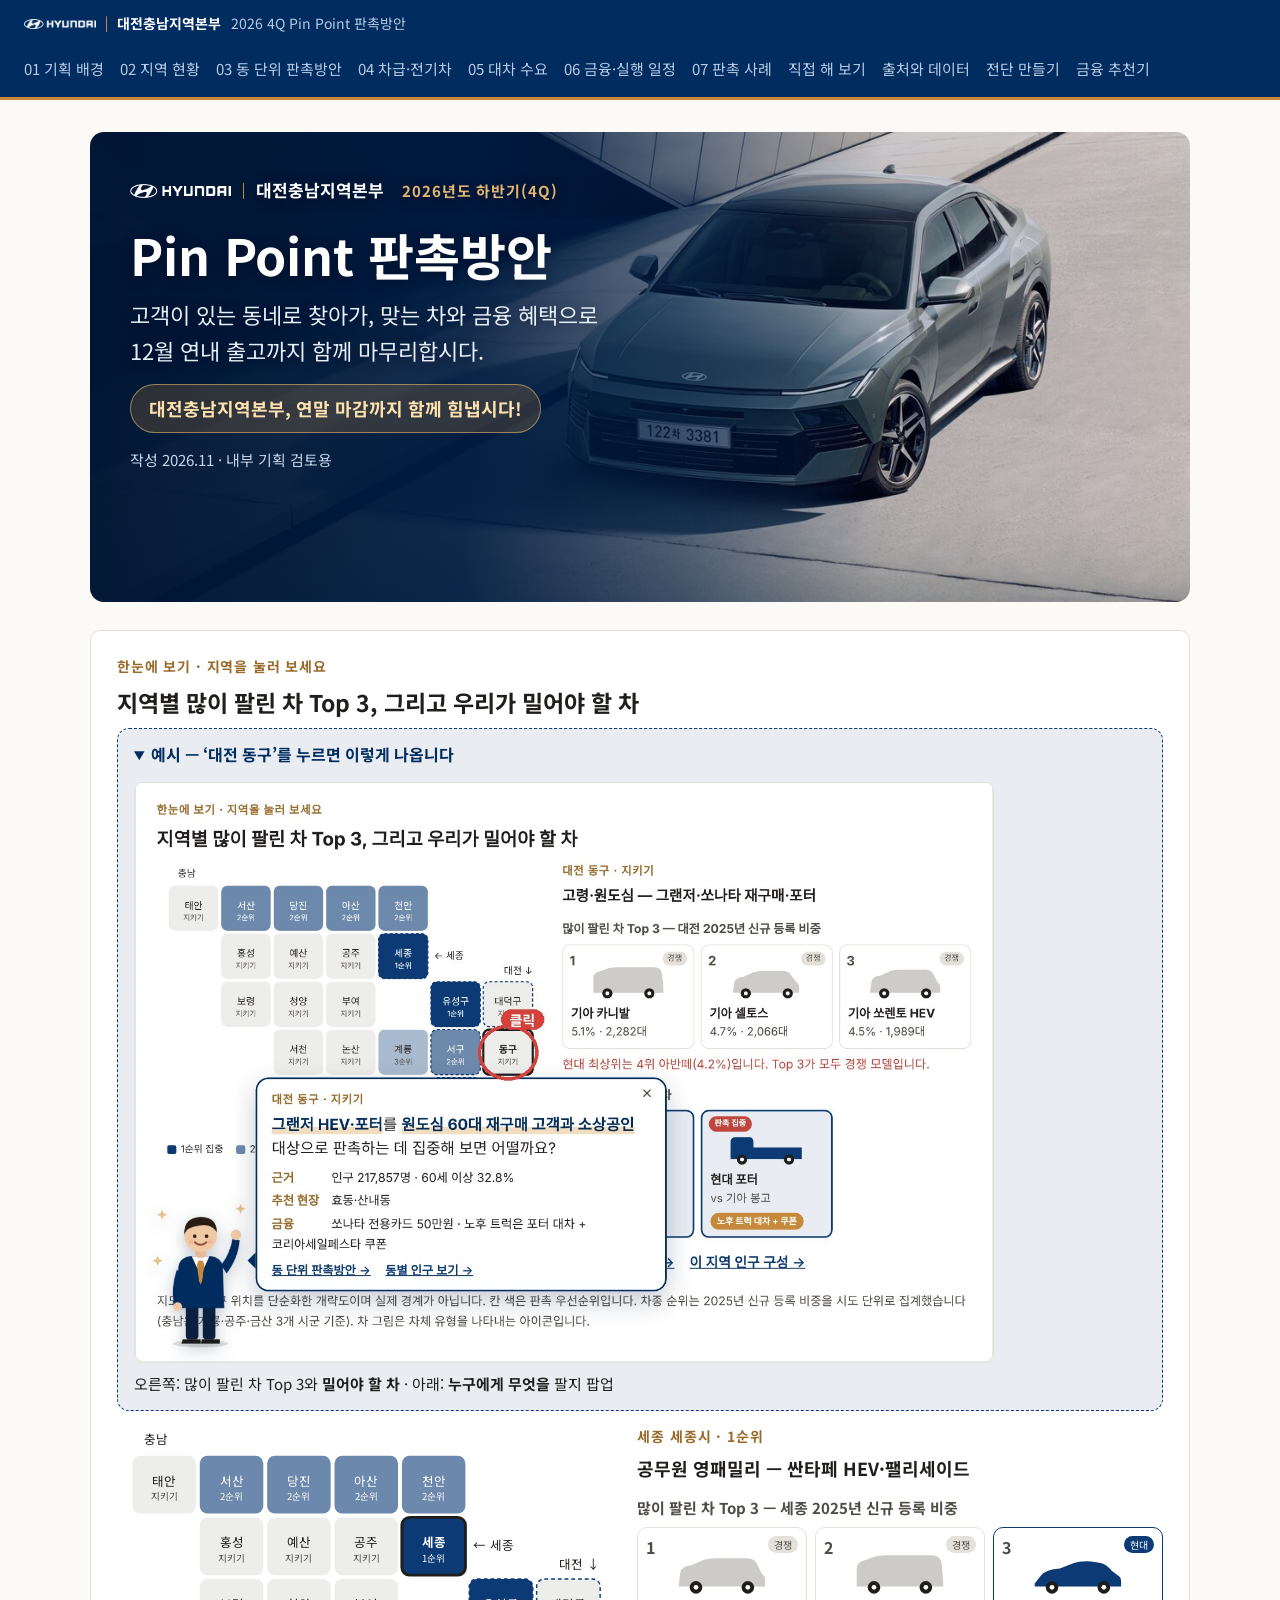
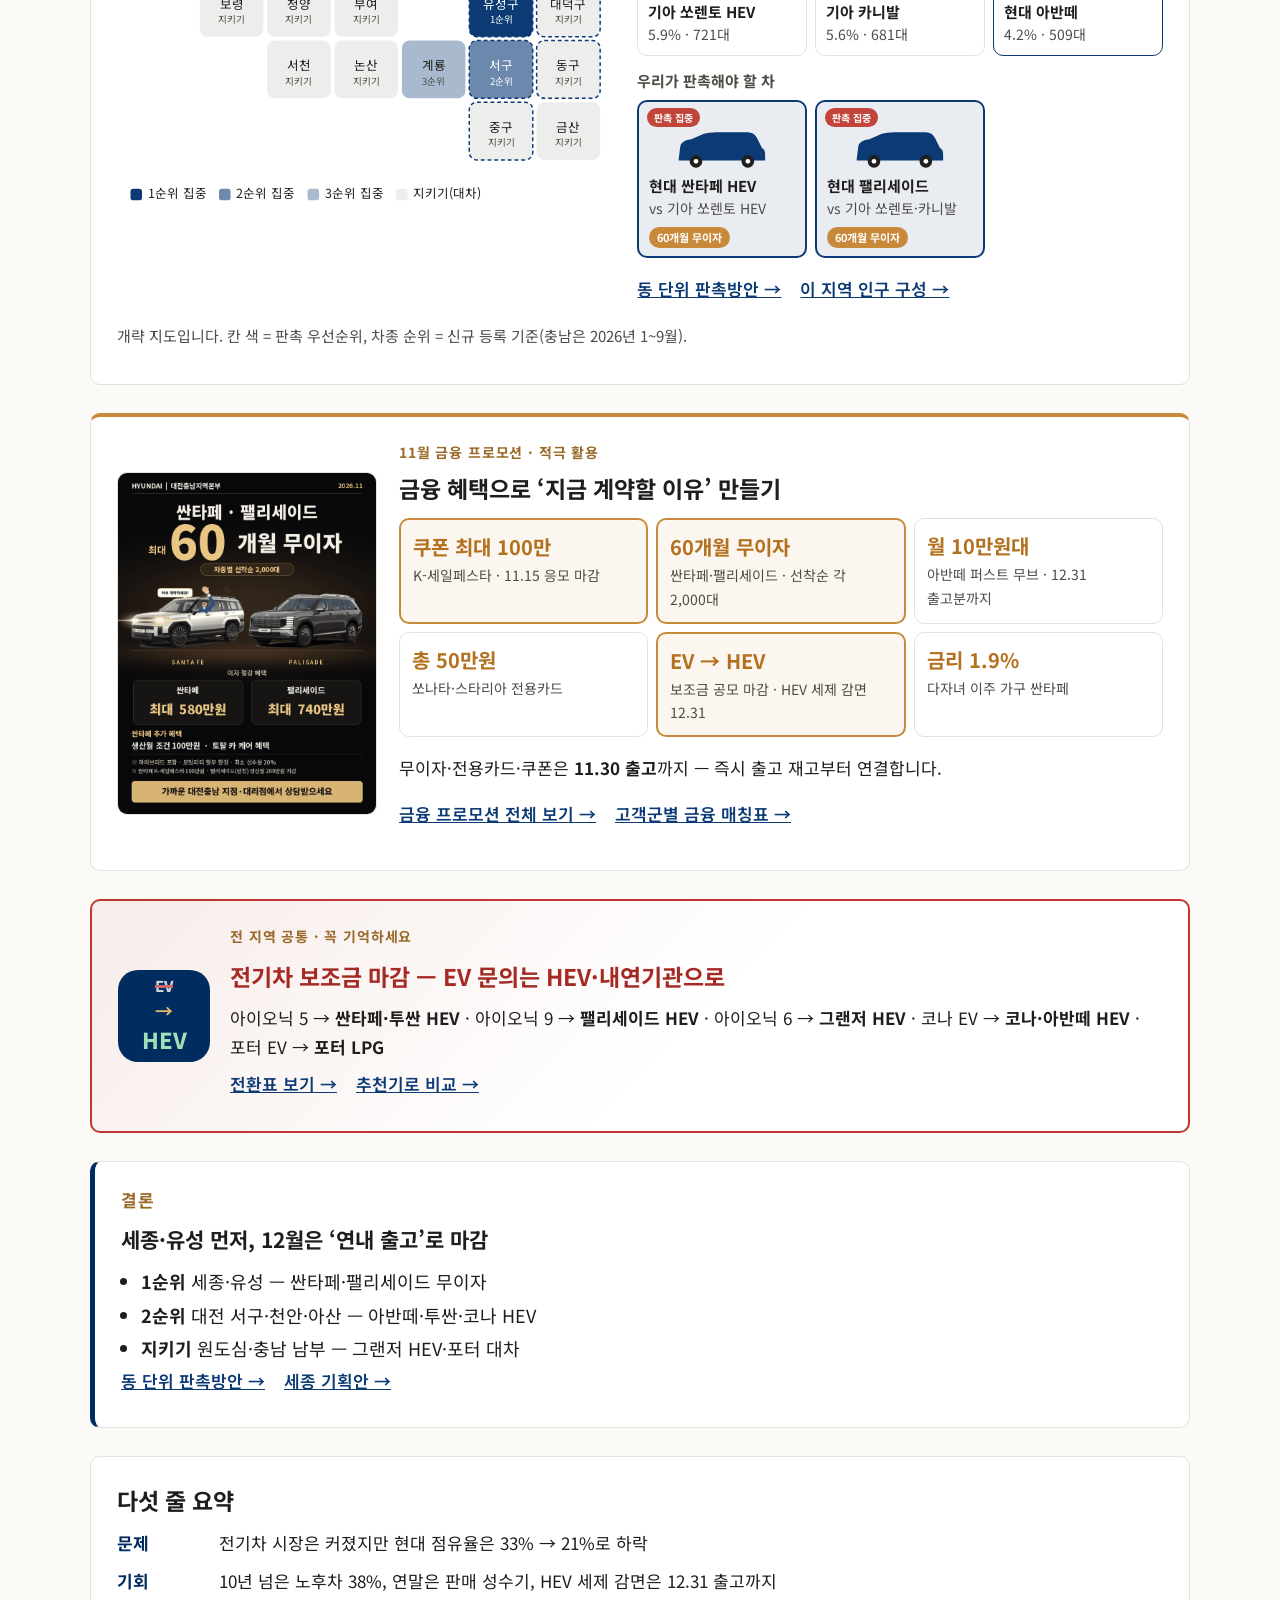
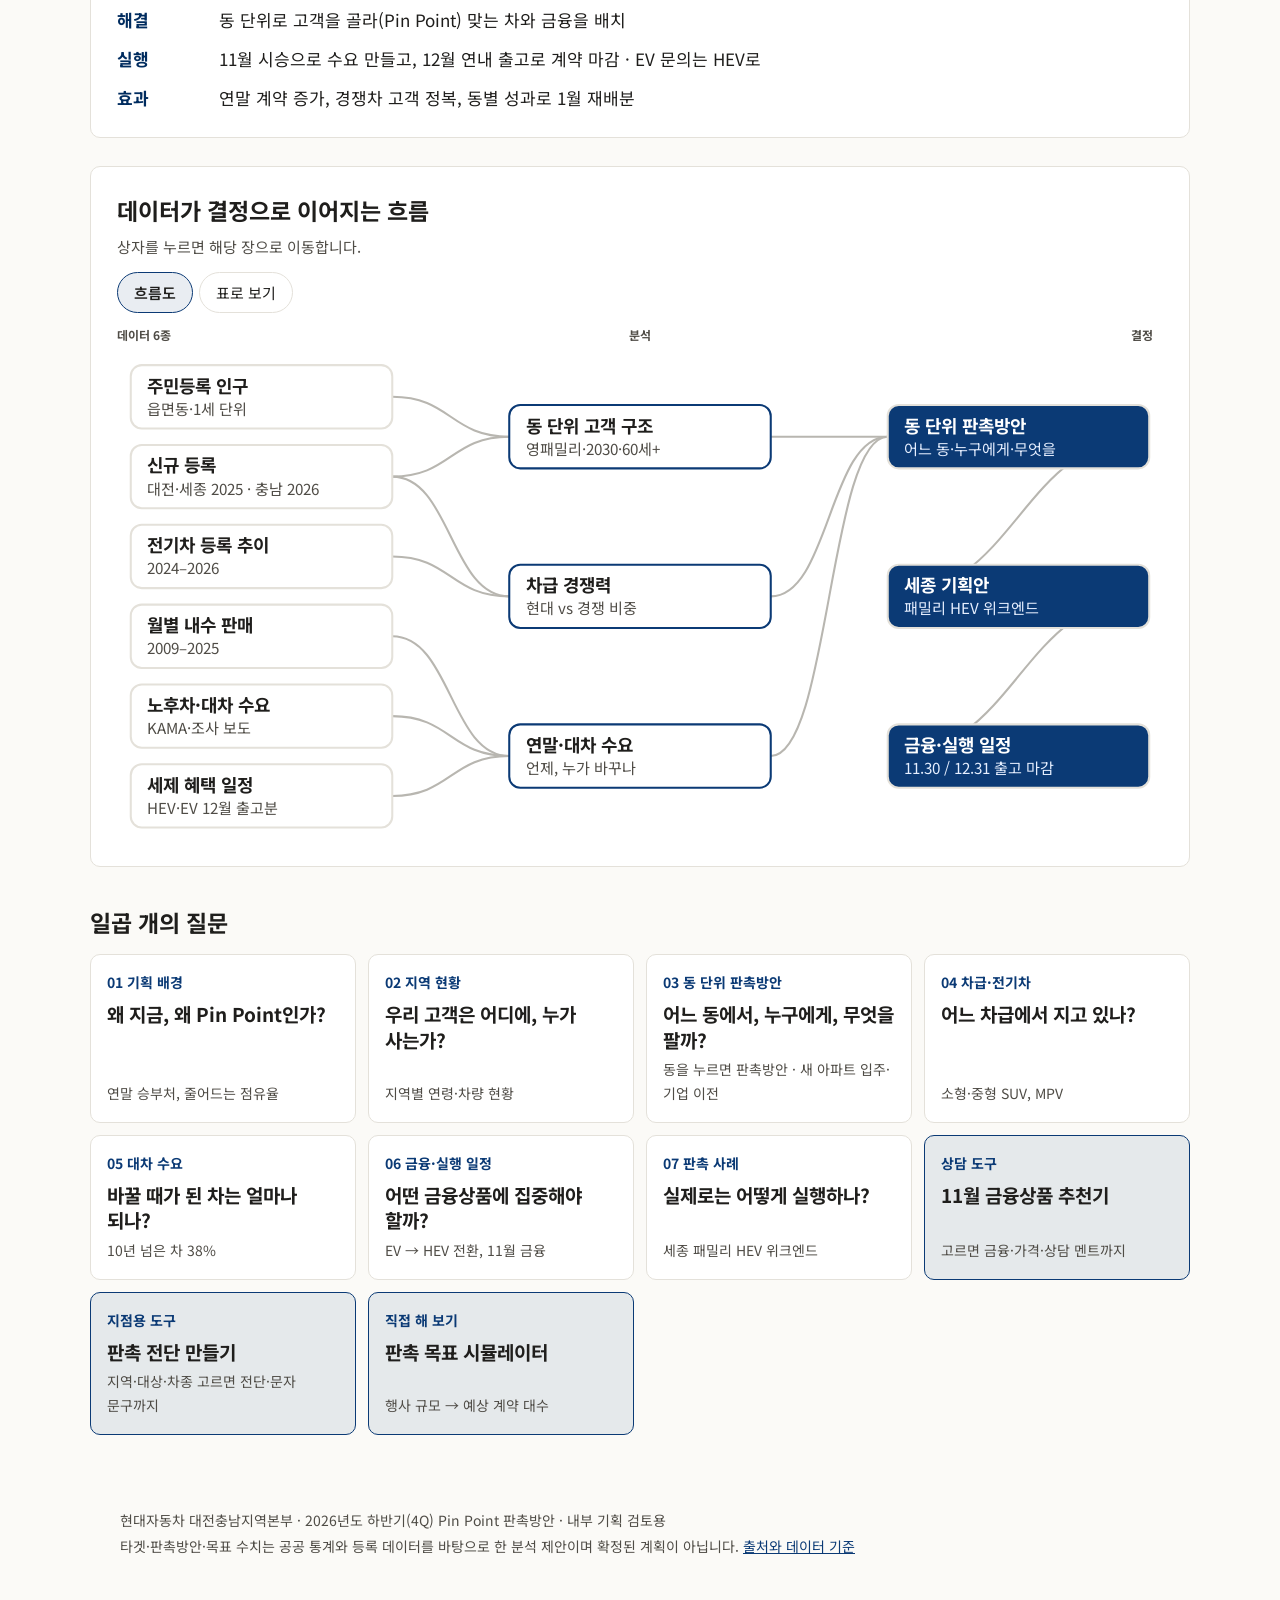
<file: docs/index.html>
<!DOCTYPE html>
<html lang="ko">
<head>
<meta charset="utf-8">
<meta name="viewport" content="width=device-width, initial-scale=1">
<title>표지 — 대전충남지역본부 4Q Pin Point 판촉방안</title>
<meta name="description" content="대전충남지역본부 2026년도 하반기(4Q) Pin Point 판촉방안 — 동 단위 타겟, 맞는 차종, 연내 출고 전환">
<meta name="theme-color" content="#002c5f">
<meta property="og:title" content="표지 — 대전충남지역본부 4Q Pin Point 판촉방안">
<meta property="og:description" content="대전충남지역본부 2026년도 하반기(4Q) Pin Point 판촉방안 — 동 단위 타겟, 맞는 차종, 연내 출고 전환">
<meta property="og:type" content="website">
<link rel="preconnect" href="https://fonts.googleapis.com">
<link rel="stylesheet" href="https://fonts.googleapis.com/css2?family=Noto+Sans+KR:wght@400;600;700&display=swap">
<link rel="stylesheet" href="style.css?v=202611081433">
</head>
<body data-page="index">
<header class="topbar">
  <a class="brand" href="index.html"><img src="img/hyundai-logo-white.png" alt="HYUNDAI" class="logo"><span class="bar"></span><b>대전충남지역본부</b><span class="brand-sub">2026 4Q Pin Point 판촉방안</span></a>
  <nav class="chapnav"><a href="ch1-background.html" data-key="ch1-background">01 기획 배경</a><a href="ch2-region.html" data-key="ch2-region">02 지역 현황</a><a href="ch3-pinpoint.html" data-key="ch3-pinpoint">03 동 단위 판촉방안</a><a href="ch4-market.html" data-key="ch4-market">04 차급·전기차</a><a href="ch5-replacement.html" data-key="ch5-replacement">05 대차 수요</a><a href="ch6-plan.html" data-key="ch6-plan">06 금융·실행 일정</a><a href="ch7-sejong.html" data-key="ch7-sejong">07 판촉 사례</a><a href="simulator.html" data-key="simulator">직접 해 보기</a><a href="sources.html" data-key="sources">출처와 데이터</a><a href="flyer.html" data-key="flyer">전단 만들기</a><a href="advisor.html" data-key="advisor">금융 추천기</a></nav>
</header>
<main>
  <section class="hero">
    <div class="hero-brand"><img src="img/hyundai-logo-white.png" alt="HYUNDAI"><span class="bar"></span><b>대전충남지역본부</b><span class="hero-tag">2026년도 하반기(4Q)</span></div>
    <h1>Pin Point 판촉방안</h1>
    <p class="hero-sub">고객이 있는 동네로 찾아가, 맞는 차와 금융 혜택으로 <br>12월 연내 출고까지 함께 마무리합시다.</p>
    <p class="hero-cheer">대전충남지역본부, 연말 마감까지 함께 힘냅시다!</p>
    <p class="hero-meta">작성 2026.11 · 내부 기획 검토용</p>
  </section>

  <section class="card mapsum" id="mapsum">
    <p class="chap-no">한눈에 보기 · 지역을 눌러 보세요</p>
    <h2>지역별 많이 팔린 차 Top 3, 그리고 우리가 밀어야 할 차</h2>
    <details class="example" id="map-example" open>
      <summary>예시 — ‘대전 동구’를 누르면 이렇게 나옵니다</summary>
      <figure>
        <img src="img/example-map-popup.jpg?v=202611081324" alt="표지 지도에서 대전 동구를 눌렀을 때: 오른쪽에 대전 많이 팔린 차 Top 3와 판촉 집중 차종, 아래에 정장 일러스트와 함께 그랜저 HEV·포터를 원도심 60대 재구매 고객과 소상공인 대상으로 판촉하자는 인사이트 팝업" loading="lazy">
        <figcaption>오른쪽: 많이 팔린 차 Top 3와 <b>밀어야 할 차</b> · 아래: <b>누구에게 무엇을</b> 팔지 팝업</figcaption>
      </figure>
    </details>
    <div class="mapsum-grid">
      <div id="map"></div>
      <div id="map-panel" class="map-panel"></div>
    </div>
    <p class="muted">개략 지도입니다. 칸 색 = 판촉 우선순위, 차종 순위 = 신규 등록 기준(충남은 2026년 1~9월).</p>
  </section>


  <section class="card fin-strip">
    <div class="fin-strip-grid">
      <figure class="fig"><img src="img/ad-santafe-palisade.gif" alt="싼타페·팰리세이드 최대 60개월 무이자 움직이는 광고" loading="lazy"></figure>
      <div>
        <p class="chap-no">11월 금융 프로모션 · 적극 활용</p>
        <h2>금융 혜택으로 ‘지금 계약할 이유’ 만들기</h2>
        <div class="chips">
          <a href="ch6-plan.html#ksf" class="chip hot"><b>쿠폰 최대 100만</b><span>K-세일페스타 · 11.15 응모 마감</span></a>
          <a href="ch6-plan.html#finance" class="chip hot"><b>60개월 무이자</b><span>싼타페·팰리세이드 · 선착순 각 2,000대</span></a>
          <a href="ch6-plan.html#finance" class="chip"><b>월 10만원대</b><span>아반떼 퍼스트 무브 · 12.31 출고분까지</span></a>
          <a href="ch6-plan.html#finance" class="chip"><b>총 50만원</b><span>쏘나타·스타리아 전용카드</span></a>
          <a href="ch6-plan.html#evswitch" class="chip hot"><b>EV → HEV</b><span>보조금 공모 마감 · HEV 세제 감면 12.31</span></a>
          <a href="ch6-plan.html#finmatch" class="chip"><b>금리 1.9%</b><span>다자녀 이주 가구 싼타페</span></a>
        </div>
        <p>무이자·전용카드·쿠폰은 <b>11.30 출고</b>까지 — 즉시 출고 재고부터 연결합니다.</p>
        <p class="links"><a href="ch6-plan.html#finance">금융 프로모션 전체 보기 →</a> <a href="ch6-plan.html#finmatch">고객군별 금융 매칭표 →</a></p>
      </div>
    </div>
  </section>

  <section class="card evbanner">
    <div class="evb-icon" aria-hidden="true"><span>EV</span><b>→</b><span>HEV</span></div>
    <div>
      <p class="chap-no">전 지역 공통 · 꼭 기억하세요</p>
      <h2>전기차 보조금 마감 — EV 문의는 HEV·내연기관으로</h2>
      <p>아이오닉 5 → <b>싼타페·투싼 HEV</b> · 아이오닉 9 → <b>팰리세이드 HEV</b> · 아이오닉 6 → <b>그랜저 HEV</b> · 코나 EV → <b>코나·아반떼 HEV</b> · 포터 EV → <b>포터 LPG</b></p>
      <p class="links"><a href="ch6-plan.html#evswitch">전환표 보기 →</a> <a href="advisor.html">추천기로 비교 →</a></p>
    </div>
  </section>

  <section class="card verdict">
    <p class="chap-no">결론</p>
    <h2>세종·유성 먼저, 12월은 ‘연내 출고’로 마감</h2>
    <ul class="short">
      <li><b>1순위</b> 세종·유성 — 싼타페·팰리세이드 무이자</li>
      <li><b>2순위</b> 대전 서구·천안·아산 — 아반떼·투싼·코나 HEV</li>
      <li><b>지키기</b> 원도심·충남 남부 — 그랜저 HEV·포터 대차</li>
    </ul>
    <p class="links"><a href="ch3-pinpoint.html">동 단위 판촉방안 →</a> <a href="ch7-sejong.html">세종 기획안 →</a></p>
  </section>

  <section class="card">
    <h2>다섯 줄 요약</h2>
    <dl class="five">
      <dt>문제</dt><dd>전기차 시장은 커졌지만 현대 점유율은 33% → 21%로 하락</dd>
      <dt>기회</dt><dd>10년 넘은 노후차 38%, 연말은 판매 성수기, HEV 세제 감면은 12.31 출고까지</dd>
      <dt>해결</dt><dd>동 단위로 고객을 골라(Pin Point) 맞는 차와 금융을 배치</dd>
      <dt>실행</dt><dd>11월 시승으로 수요 만들고, 12월 연내 출고로 계약 마감 · EV 문의는 HEV로</dd>
      <dt>효과</dt><dd>연말 계약 증가, 경쟁차 고객 정복, 동별 성과로 1월 재배분</dd>
    </dl>
  </section>

  <section class="card">
    <h2>데이터가 결정으로 이어지는 흐름</h2>
    <p class="muted">상자를 누르면 해당 장으로 이동합니다.</p>
    <div class="tabs" id="flow-tabs"></div>
    <div id="flow"></div>
  </section>

  <section>
    <h2 class="sec-title">일곱 개의 질문</h2>
    <div class="qcards" id="qcards">
      <a class="qcard" href="ch1-background.html"><span>01 기획 배경</span><b>왜 지금, 왜 Pin Point인가?</b><em>연말 승부처, 줄어드는 점유율</em></a>
      <a class="qcard" href="ch2-region.html"><span>02 지역 현황</span><b>우리 고객은 어디에, 누가 사는가?</b><em>지역별 연령·차량 현황</em></a>
      <a class="qcard" href="ch3-pinpoint.html"><span>03 동 단위 판촉방안</span><b>어느 동에서, 누구에게, 무엇을 팔까?</b><em>동을 누르면 판촉방안 · 새 아파트 입주·기업 이전</em></a>
      <a class="qcard" href="ch4-market.html"><span>04 차급·전기차</span><b>어느 차급에서 지고 있나?</b><em>소형·중형 SUV, MPV</em></a>
      <a class="qcard" href="ch5-replacement.html"><span>05 대차 수요</span><b>바꿀 때가 된 차는 얼마나 되나?</b><em>10년 넘은 차 38%</em></a>
      <a class="qcard" href="ch6-plan.html"><span>06 금융·실행 일정</span><b>어떤 금융상품에 집중해야 할까?</b><em>EV → HEV 전환, 11월 금융</em></a>
      <a class="qcard" href="ch7-sejong.html"><span>07 판촉 사례</span><b>실제로는 어떻게 실행하나?</b><em>세종 패밀리 HEV 위크엔드</em></a>
      <a class="qcard tool" href="advisor.html"><span>상담 도구</span><b>11월 금융상품 추천기</b><em>고르면 금융·가격·상담 멘트까지</em></a>
      <a class="qcard tool" href="flyer.html"><span>지점용 도구</span><b>판촉 전단 만들기</b><em>지역·대상·차종 고르면 전단·문자 문구까지</em></a>
      <a class="qcard tool" href="simulator.html"><span>직접 해 보기</span><b>판촉 목표 시뮬레이터</b><em>행사 규모 → 예상 계약 대수</em></a>
    </div>
  </section>

</main>
<footer class="site-foot">
  <p>현대자동차 대전충남지역본부 · 2026년도 하반기(4Q) Pin Point 판촉방안 · 내부 기획 검토용</p>
  <p>타겟·판촉방안·목표 수치는 공공 통계와 등록 데이터를 바탕으로 한 분석 제안이며 확정된 계획이 아닙니다. <a href="sources.html">출처와 데이터 기준</a></p>
</footer>
<div id="tip" class="tip" hidden></div>
<script src="data.js?v=202611081433"></script>
<script src="app.js?v=202611081433"></script>
</body>
</html>
</file>
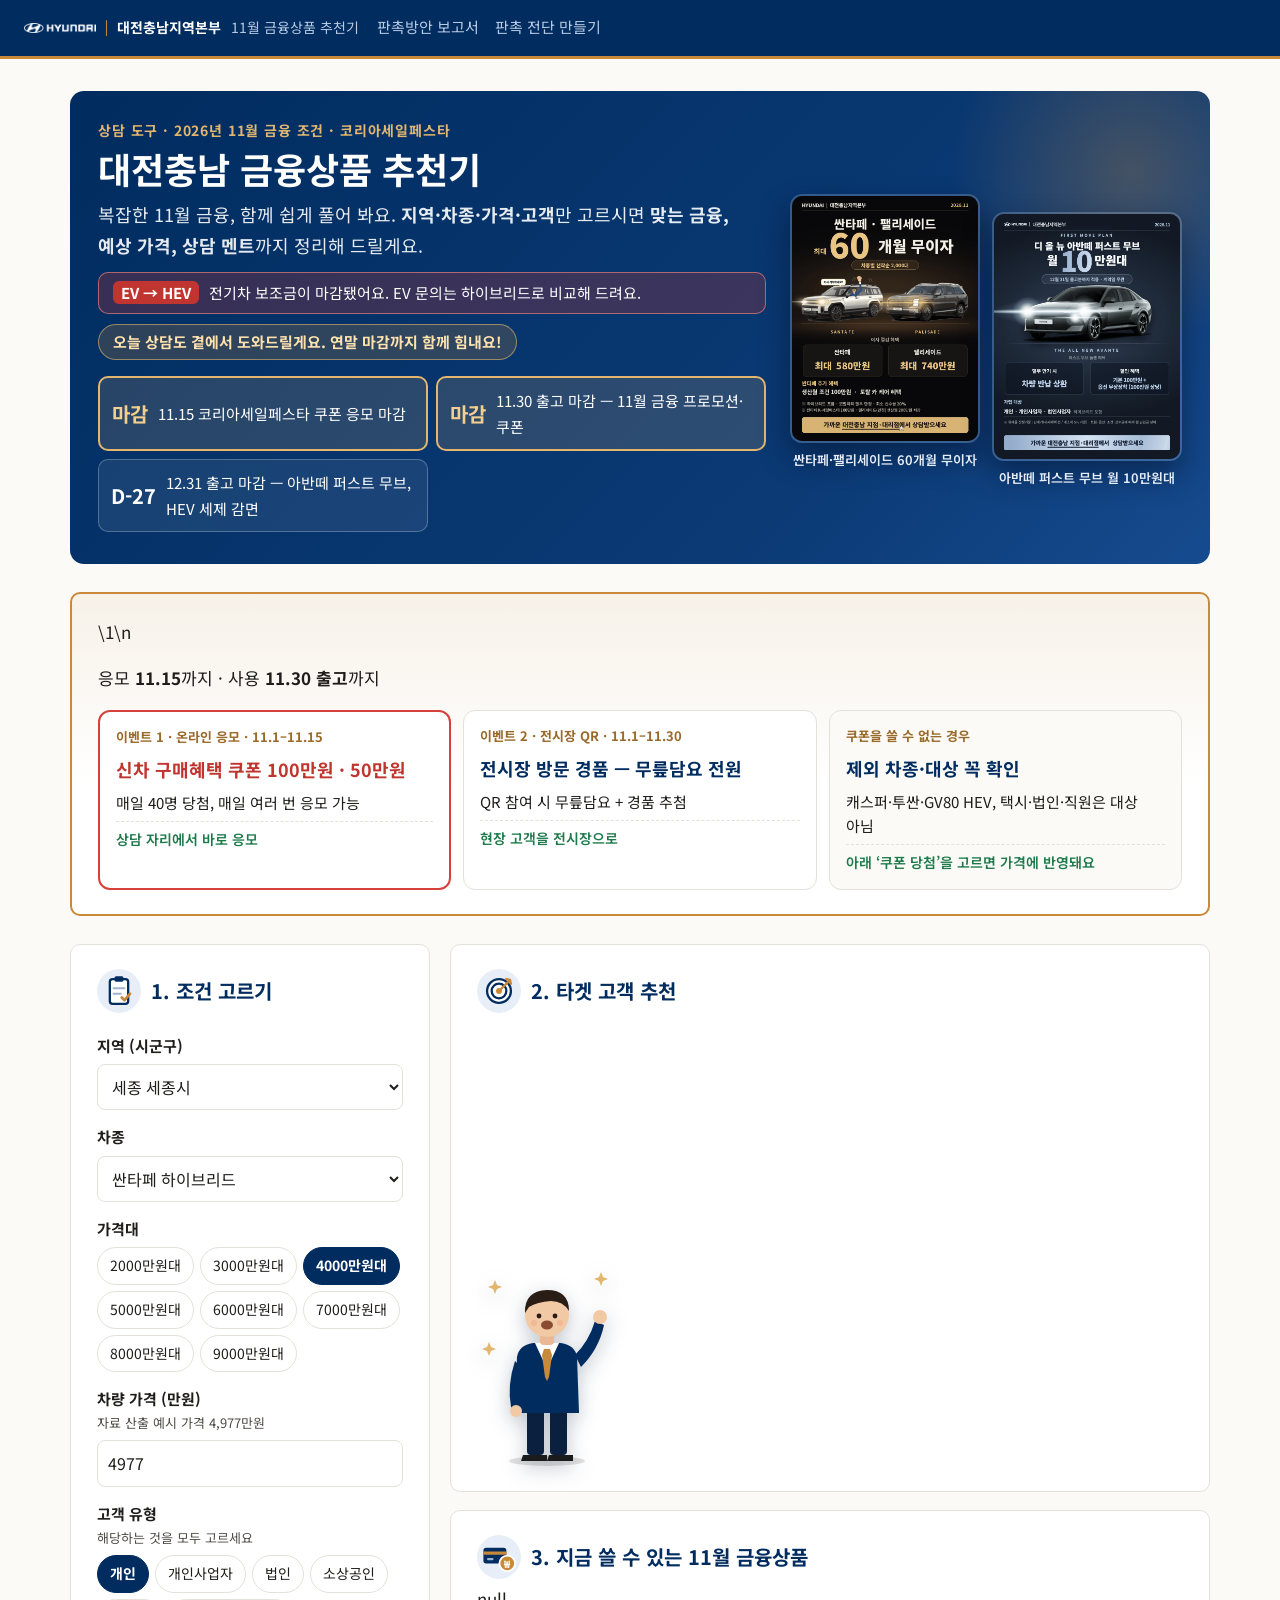
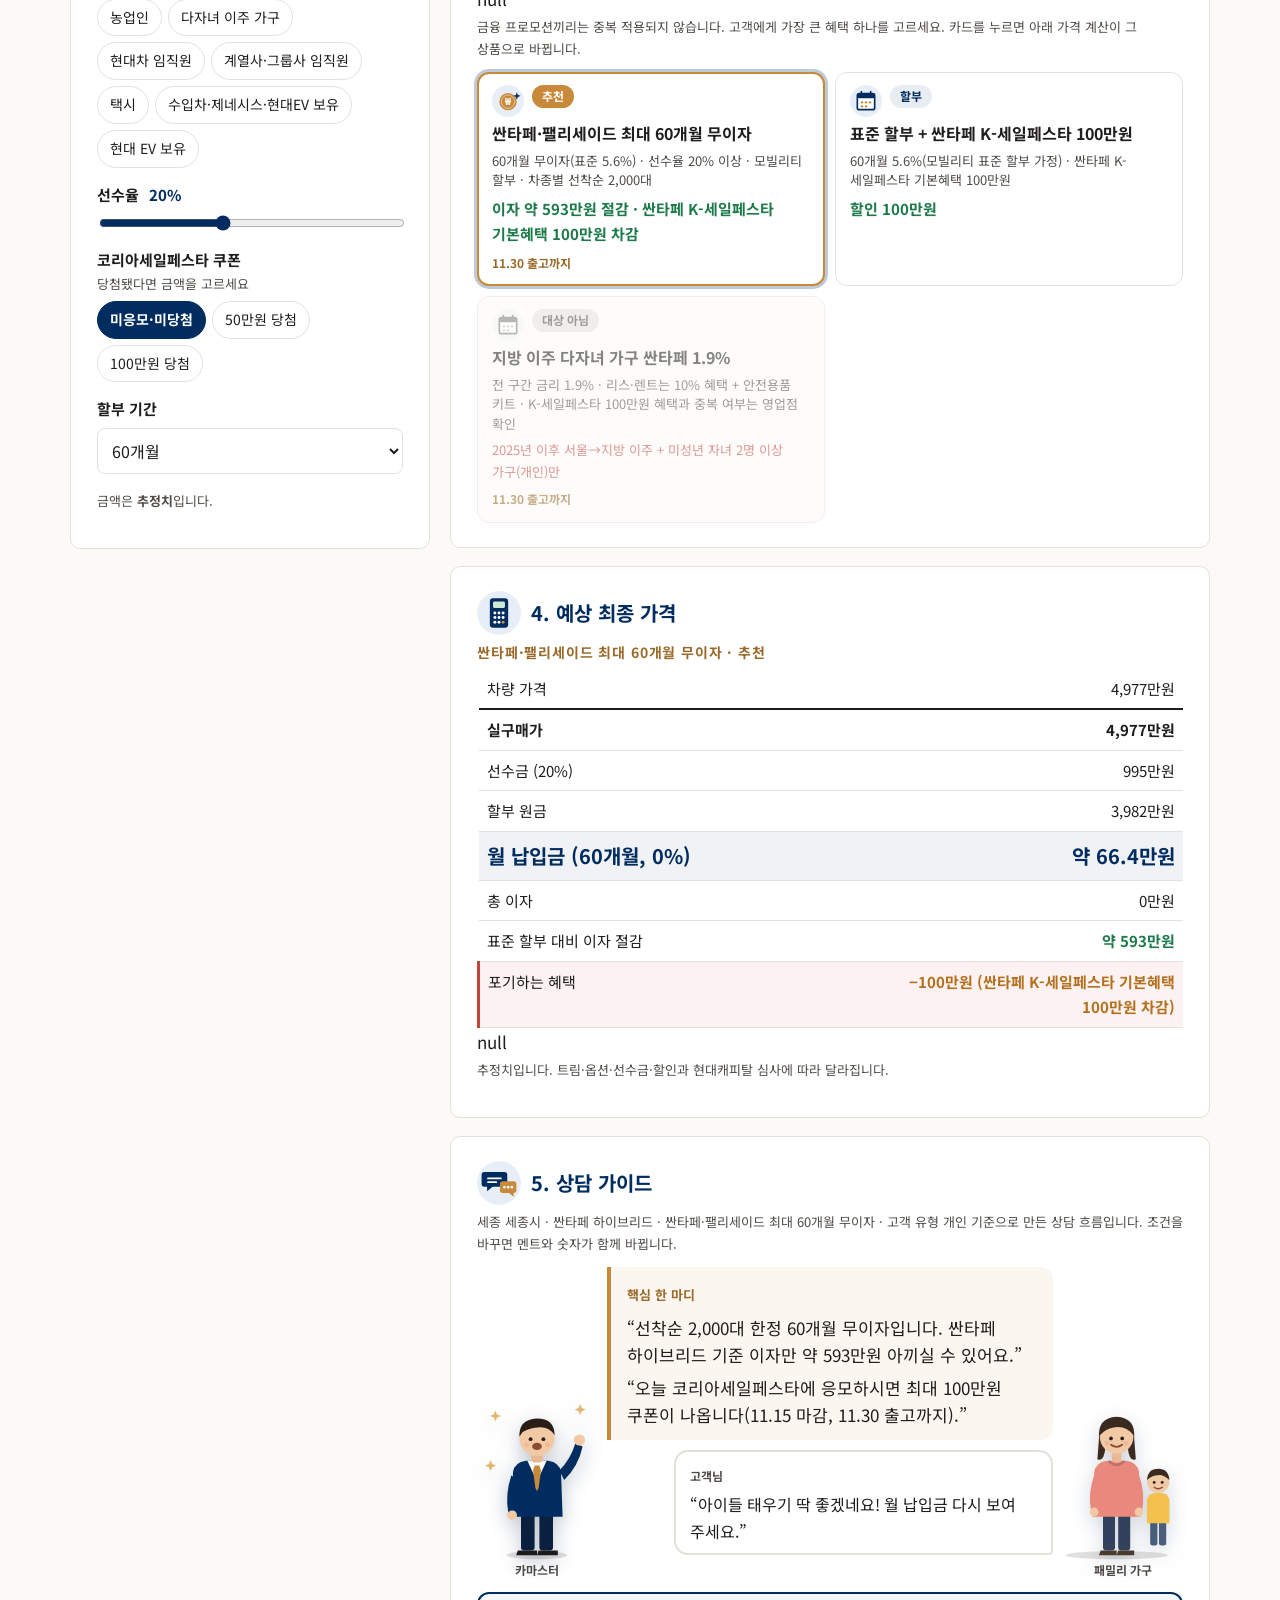
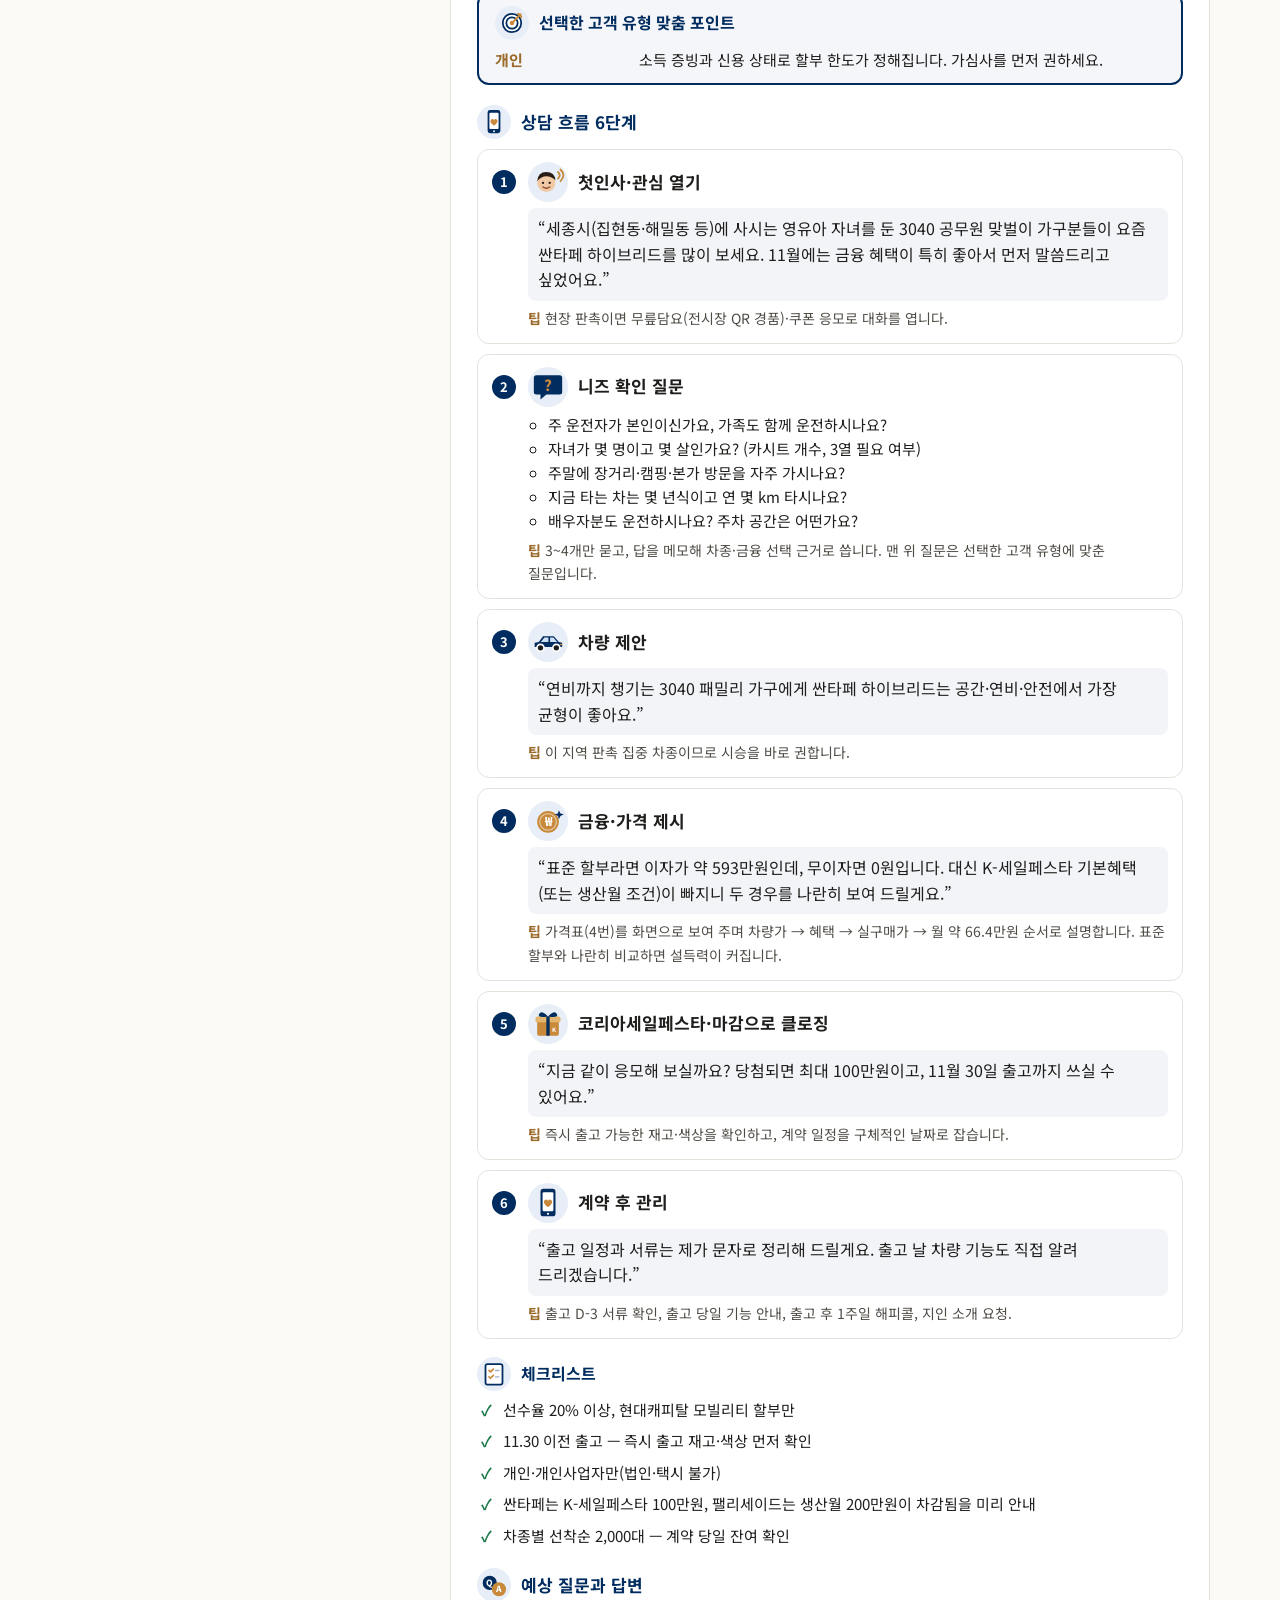
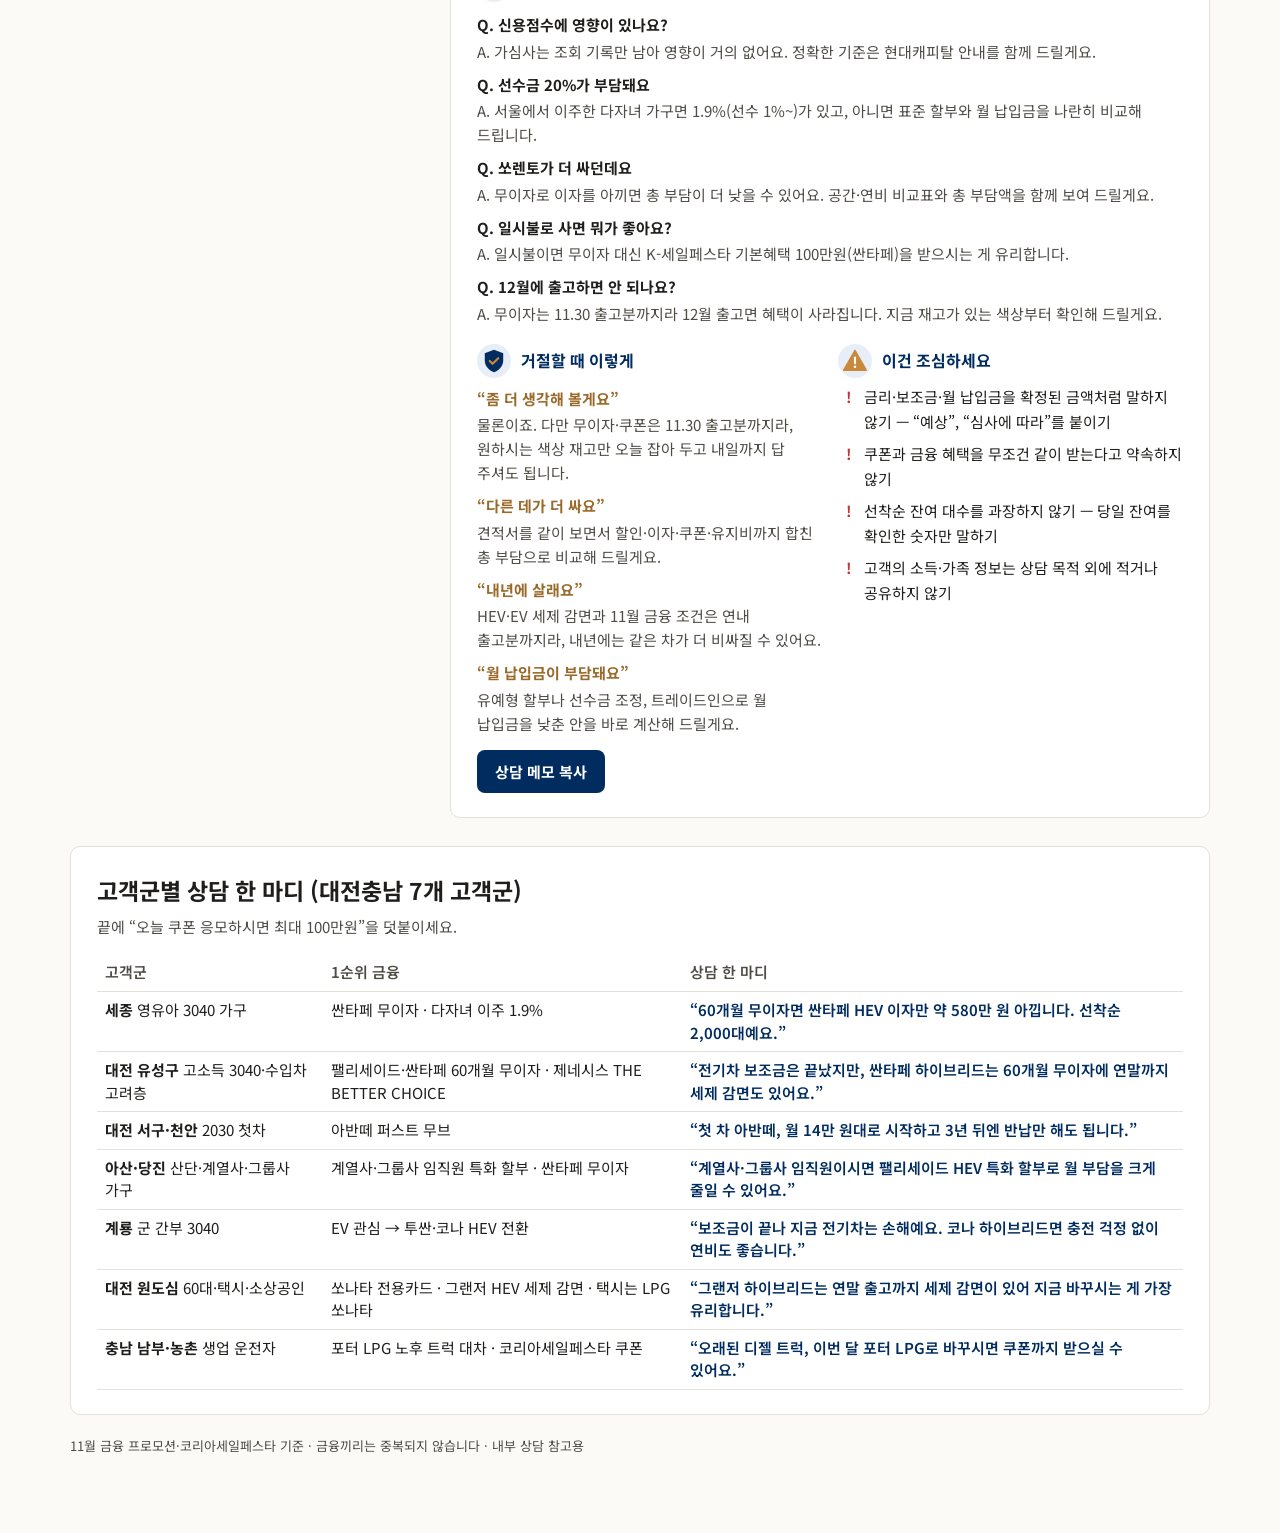
<file: docs/advisor.html>
<!DOCTYPE html>
<html lang="ko">
<head>
<meta charset="utf-8">
<meta name="viewport" content="width=device-width, initial-scale=1">
<title>대전충남 금융상품 추천기 — 2026년 11월 조건</title>
<meta name="description" content="지역·차종·가격대·고객 유형을 고르면 타겟 고객, 적용 가능한 11월 금융상품, 예상 최종 가격, 상담 가이드를 보여주는 대전충남지역본부 상담 도구">
<meta name="theme-color" content="#002c5f">
<link rel="preconnect" href="https://fonts.googleapis.com">
<link rel="stylesheet" href="https://fonts.googleapis.com/css2?family=Noto+Sans+KR:wght@400;600;700&display=swap">
<link rel="stylesheet" href="style.css?v=202611081433">
<link rel="stylesheet" href="advisor.css?v=202611081433">
</head>
<body data-page="advisor" class="adv">
<header class="topbar">
  <a class="brand" href="advisor.html"><img src="img/hyundai-logo-white.png" alt="HYUNDAI" class="logo"><span class="bar"></span><b>대전충남지역본부</b><span class="brand-sub">11월 금융상품 추천기</span></a>
  <nav class="chapnav"><a href="index.html">판촉방안 보고서</a><a href="flyer.html">판촉 전단 만들기</a></nav>
</header>
<main class="adv-main">
  <section class="adv-hero">
    <div class="adv-hero-text">
      <p class="chap-no">상담 도구 · 2026년 11월 금융 조건 · 코리아세일페스타</p>
      <h1>대전충남 금융상품 추천기</h1>
      <p class="lede">복잡한 11월 금융, 함께 쉽게 풀어 봐요. <b>지역·차종·가격·고객</b>만 고르시면 <b>맞는 금융, 예상 가격, 상담 멘트</b>까지 정리해 드릴게요.</p>
      <p class="adv-evnote"><b>EV → HEV</b> 전기차 보조금이 마감됐어요. EV 문의는 하이브리드로 비교해 드려요.</p>
      <p class="adv-cheer">오늘 상담도 곁에서 도와드릴게요. 연말 마감까지 함께 힘내요!</p>
      <div class="dday" id="adv-dday"></div>
    </div>
    <div class="adv-hero-imgs">
      <figure><img src="img/ad-santafe-palisade.gif" alt="싼타페·팰리세이드 최대 60개월 무이자 움직이는 광고"><figcaption>싼타페·팰리세이드 60개월 무이자</figcaption></figure>
      <figure><img src="img/ad-avante-firstmove.gif" alt="디 올 뉴 아반떼 퍼스트 무브 플랜 움직이는 광고"><figcaption>아반떼 퍼스트 무브 월 10만원대</figcaption></figure>
    </div>
  </section>

  <section class="card adv-ksf" id="ksf">
    \1\n        <p>응모 <b>11.15</b>까지 · 사용 <b>11.30 출고</b>까지</p>
      </div>
    </div>
    <div class="ksf-cards">
      <div class="ksf-c hot"><span>이벤트 1 · 온라인 응모 · 11.1–11.15</span><b>신차 구매혜택 쿠폰 100만원 · 50만원</b><p>매일 40명 당첨, 매일 여러 번 응모 가능</p><em>상담 자리에서 바로 응모</em></div>
      <div class="ksf-c"><span>이벤트 2 · 전시장 QR · 11.1–11.30</span><b>전시장 방문 경품 — 무릎담요 전원</b><p>QR 참여 시 무릎담요 + 경품 추첨</p><em>현장 고객을 전시장으로</em></div>
      <div class="ksf-c warn"><span>쿠폰을 쓸 수 없는 경우</span><b>제외 차종·대상 꼭 확인</b><p>캐스퍼·투싼·GV80 HEV, 택시·법인·직원은 대상 아님</p><em>아래 ‘쿠폰 당첨’을 고르면 가격에 반영돼요</em></div>
    </div>
  </section>

  <div class="adv-grid">
    <form class="card adv-form" id="adv-form" autocomplete="off" onsubmit="return false">
      <h2>1. 조건 고르기</h2>
      <label class="fld"><span>지역 (시군구)</span><select id="f-area"></select></label>
      <label class="fld"><span>차종</span><select id="f-car"></select></label>
      <div class="fld"><span>가격대</span><div class="chips-sel" id="f-band"></div></div>
      <label class="fld"><span>차량 가격 (만원) <small id="f-ref"></small></span><input type="number" id="f-price" min="1000" max="20000" step="10"></label>
      <div class="fld"><span>고객 유형 <small>해당하는 것을 모두 고르세요</small></span><div class="chips-sel multi" id="f-who"></div></div>
      <label class="fld"><span>선수율 <b id="v-down"></b></span><input type="range" id="f-down" min="0" max="50" step="1" value="10"></label>
      <div class="fld"><span>코리아세일페스타 쿠폰 <small>당첨됐다면 금액을 고르세요</small></span><div class="chips-sel" id="f-coupon"></div></div>
      <label class="fld"><span>할부 기간</span><select id="f-months"><option value="36">36개월</option><option value="48">48개월</option><option value="60" selected>60개월</option></select></label>
      <p class="muted small">금액은 <b>추정치</b>입니다.</p>
    </form>

    <div class="adv-out" id="adv-out" aria-live="polite">
      <section class="card" id="o-target"></section>
      <section class="card" id="o-products"></section>
      <section class="card" id="o-price"></section>
      <section class="card" id="o-guide"></section>
    </div>
  </div>

  <section class="card" id="o-scripts">
    <h2>고객군별 상담 한 마디 (대전충남 7개 고객군)</h2>
    <p class="muted">끝에 “오늘 쿠폰 응모하시면 최대 100만원”을 덧붙이세요.</p>
    <div class="table">
      <table class="plain match">
        <thead><tr><th>고객군</th><th>1순위 금융</th><th>상담 한 마디</th></tr></thead>
        <tbody>
          <tr><td><b>세종</b> 영유아 3040 가구</td><td>싼타페 무이자 · 다자녀 이주 1.9%</td><td>“60개월 무이자면 싼타페 HEV 이자만 약 580만 원 아낍니다. 선착순 2,000대예요.”</td></tr>
          <tr><td><b>대전 유성구</b> 고소득 3040·수입차 고려층</td><td>팰리세이드·싼타페 60개월 무이자 · 제네시스 THE BETTER CHOICE</td><td>“전기차 보조금은 끝났지만, 싼타페 하이브리드는 60개월 무이자에 연말까지 세제 감면도 있어요.”</td></tr>
          <tr><td><b>대전 서구·천안</b> 2030 첫차</td><td>아반떼 퍼스트 무브</td><td>“첫 차 아반떼, 월 14만 원대로 시작하고 3년 뒤엔 반납만 해도 됩니다.”</td></tr>
          <tr><td><b>아산·당진</b> 산단·계열사·그룹사 가구</td><td>계열사·그룹사 임직원 특화 할부 · 싼타페 무이자</td><td>“계열사·그룹사 임직원이시면 팰리세이드 HEV 특화 할부로 월 부담을 크게 줄일 수 있어요.”</td></tr>
          <tr><td><b>계룡</b> 군 간부 3040</td><td>EV 관심 → 투싼·코나 HEV 전환</td><td>“보조금이 끝나 지금 전기차는 손해예요. 코나 하이브리드면 충전 걱정 없이 연비도 좋습니다.”</td></tr>
          <tr><td><b>대전 원도심</b> 60대·택시·소상공인</td><td>쏘나타 전용카드 · 그랜저 HEV 세제 감면 · 택시는 LPG 쏘나타</td><td>“그랜저 하이브리드는 연말 출고까지 세제 감면이 있어 지금 바꾸시는 게 가장 유리합니다.”</td></tr>
          <tr><td><b>충남 남부·농촌</b> 생업 운전자</td><td>포터 LPG 노후 트럭 대차 · 코리아세일페스타 쿠폰</td><td>“오래된 디젤 트럭, 이번 달 포터 LPG로 바꾸시면 쿠폰까지 받으실 수 있어요.”</td></tr>
        </tbody>
      </table>
    </div>
  </section>
  <p class="muted small adv-foot">11월 금융 프로모션·코리아세일페스타 기준 · 금융끼리는 중복되지 않습니다 · 내부 상담 참고용</p>
</main>
<div id="tip" class="tip" hidden></div>
<script src="data.js?v=202611081433"></script>
<script src="advisor.js?v=202611081433"></script>
</body>
</html>
</file>
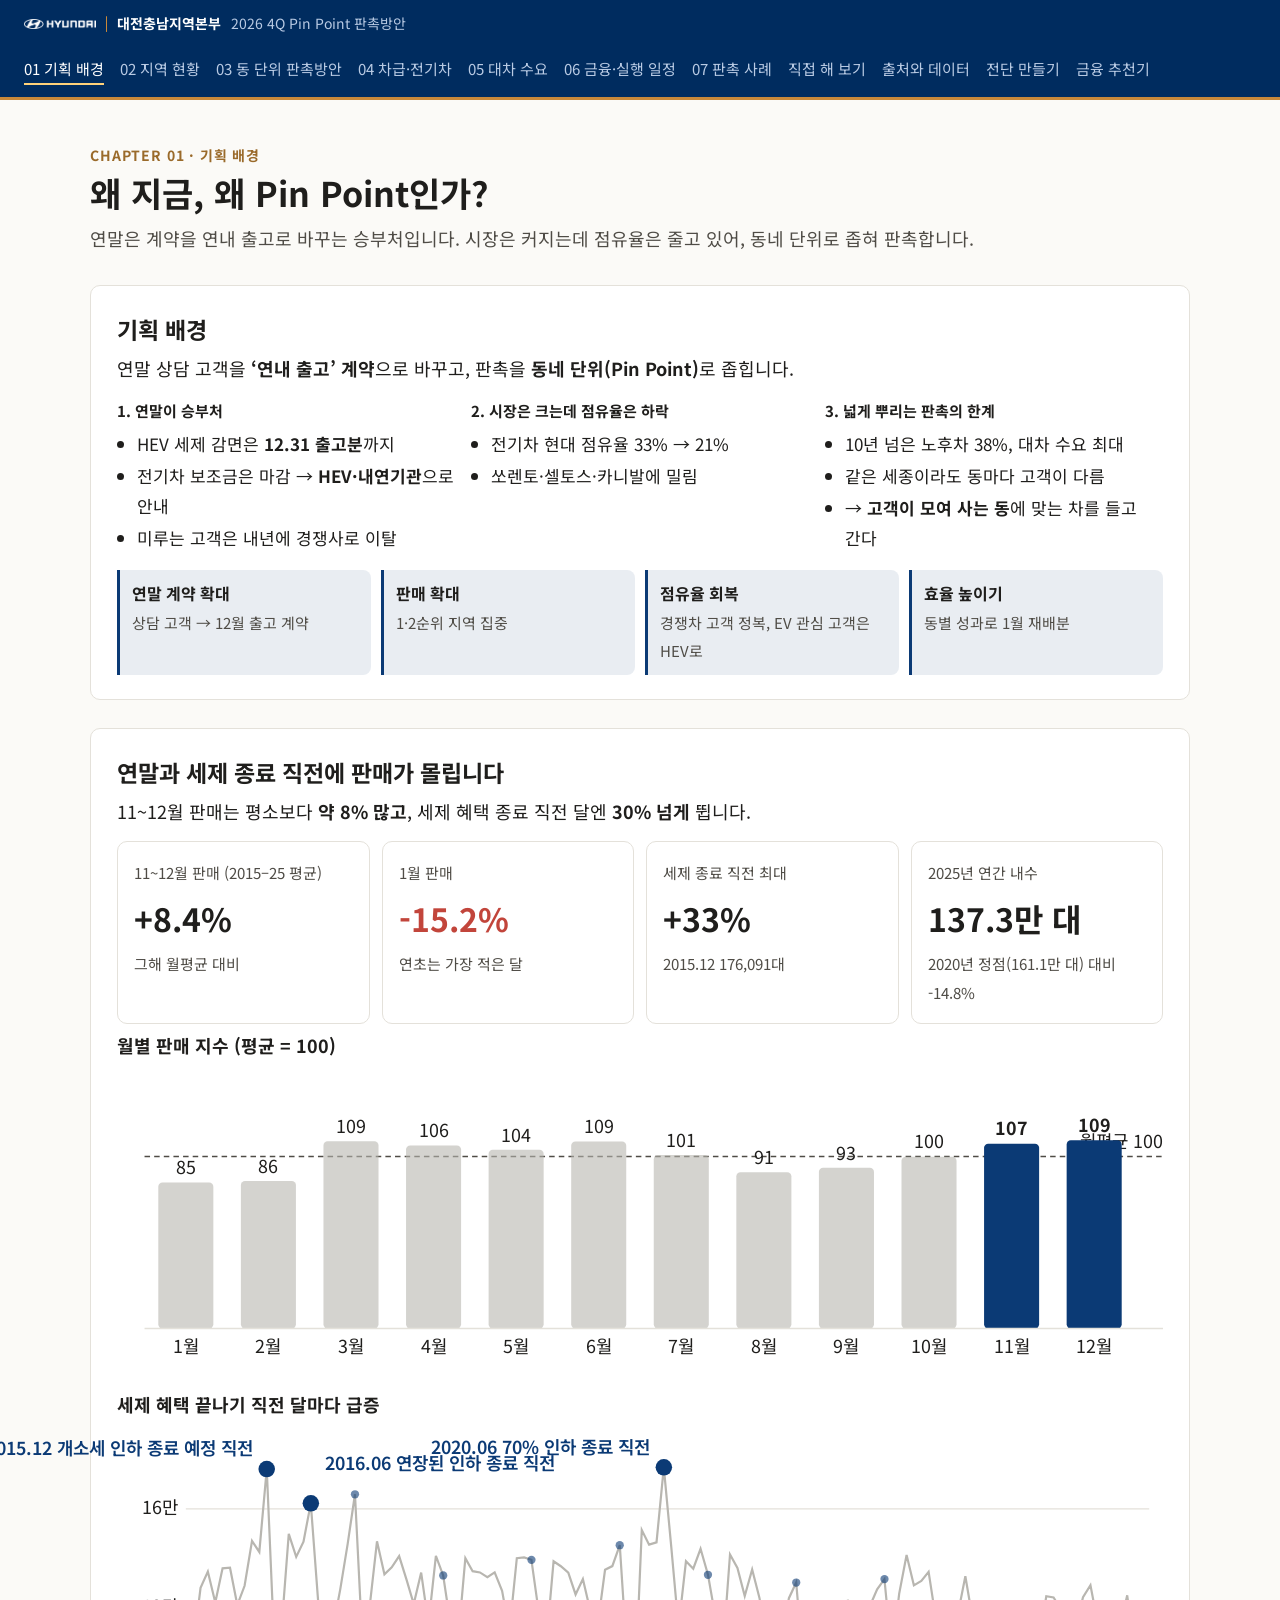
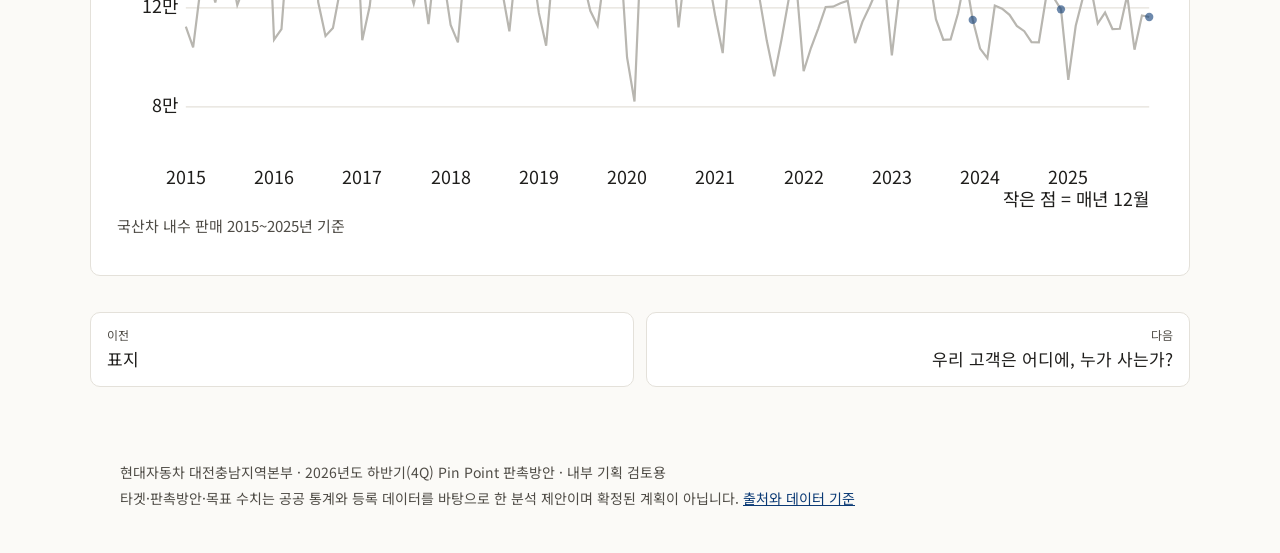
<file: docs/ch1-background.html>
<!DOCTYPE html>
<html lang="ko">
<head>
<meta charset="utf-8">
<meta name="viewport" content="width=device-width, initial-scale=1">
<title>왜 지금, 왜 Pin Point인가? — 대전충남지역본부 4Q Pin Point 판촉방안</title>
<meta name="description" content="연말은 계약을 연내 출고로 바꾸는 승부처입니다. 시장은 커지는데 점유율은 줄고 있어, 동네 단위로 좁혀 판촉합니다.">
<meta name="theme-color" content="#002c5f">
<meta property="og:title" content="왜 지금, 왜 Pin Point인가? — 대전충남지역본부 4Q Pin Point 판촉방안">
<meta property="og:description" content="연말은 계약을 연내 출고로 바꾸는 승부처입니다. 시장은 커지는데 점유율은 줄고 있어, 동네 단위로 좁혀 판촉합니다.">
<meta property="og:type" content="website">
<link rel="preconnect" href="https://fonts.googleapis.com">
<link rel="stylesheet" href="https://fonts.googleapis.com/css2?family=Noto+Sans+KR:wght@400;600;700&display=swap">
<link rel="stylesheet" href="style.css?v=202611081433">
</head>
<body data-page="ch1-background">
<header class="topbar">
  <a class="brand" href="index.html"><img src="img/hyundai-logo-white.png" alt="HYUNDAI" class="logo"><span class="bar"></span><b>대전충남지역본부</b><span class="brand-sub">2026 4Q Pin Point 판촉방안</span></a>
  <nav class="chapnav"><a href="ch1-background.html" data-key="ch1-background">01 기획 배경</a><a href="ch2-region.html" data-key="ch2-region">02 지역 현황</a><a href="ch3-pinpoint.html" data-key="ch3-pinpoint">03 동 단위 판촉방안</a><a href="ch4-market.html" data-key="ch4-market">04 차급·전기차</a><a href="ch5-replacement.html" data-key="ch5-replacement">05 대차 수요</a><a href="ch6-plan.html" data-key="ch6-plan">06 금융·실행 일정</a><a href="ch7-sejong.html" data-key="ch7-sejong">07 판촉 사례</a><a href="simulator.html" data-key="simulator">직접 해 보기</a><a href="sources.html" data-key="sources">출처와 데이터</a><a href="flyer.html" data-key="flyer">전단 만들기</a><a href="advisor.html" data-key="advisor">금융 추천기</a></nav>
</header>
<main>
  <div class="chap-head">
    <p class="chap-no">CHAPTER 01 · 기획 배경</p>
    <h1>왜 지금, 왜 Pin Point인가?</h1>
    <p class="lede">연말은 계약을 연내 출고로 바꾸는 승부처입니다. 시장은 커지는데 점유율은 줄고 있어, 동네 단위로 좁혀 판촉합니다.</p>
  </div>
  <section id="background" class="card bg">
    <h2>기획 배경</h2>
    <p class="bg-lead">연말 상담 고객을 <b>‘연내 출고’ 계약</b>으로 바꾸고, 판촉을 <b>동네 단위(Pin Point)</b>로 좁힙니다.</p>
    <div class="bg-grid">
      <div>
        <h3>1. 연말이 승부처</h3>
        <ul class="short"><li>HEV 세제 감면은 <b>12.31 출고분</b>까지</li><li>전기차 보조금은 마감 → <b>HEV·내연기관</b>으로 안내</li><li>미루는 고객은 내년에 경쟁사로 이탈</li></ul>
      </div>
      <div>
        <h3>2. 시장은 크는데 점유율은 하락</h3>
        <ul class="short"><li>전기차 현대 점유율 33% → 21%</li><li>쏘렌토·셀토스·카니발에 밀림</li></ul>
      </div>
      <div>
        <h3>3. 넓게 뿌리는 판촉의 한계</h3>
        <ul class="short"><li>10년 넘은 노후차 38%, 대차 수요 최대</li><li>같은 세종이라도 동마다 고객이 다름</li><li>→ <b>고객이 모여 사는 동</b>에 맞는 차를 들고 간다</li></ul>
      </div>
    </div>
    <div class="goals">
      <div><b>연말 계약 확대</b><span>상담 고객 → 12월 출고 계약</span></div>
      <div><b>판매 확대</b><span>1·2순위 지역 집중</span></div>
      <div><b>점유율 회복</b><span>경쟁차 고객 정복, EV 관심 고객은 HEV로</span></div>
      <div><b>효율 높이기</b><span>동별 성과로 1월 재배분</span></div>
    </div>
  </section>
  <section id="season" class="card">
    <h2>연말과 세제 종료 직전에 판매가 몰립니다</h2>
    <p class="bg-lead">11~12월 판매는 평소보다 <b>약 8% 많고</b>, 세제 혜택 종료 직전 달엔 <b>30% 넘게</b> 뜁니다.</p>
    <div class="tiles" id="season-tiles"></div>
    <h3>월별 판매 지수 (평균 = 100)</h3>
    <div id="season-month"></div>
    <h3>세제 혜택 끝나기 직전 달마다 급증</h3>
    <div id="season-line"></div>
    <p class="muted">국산차 내수 판매 2015~2025년 기준</p>
  </section>
  <nav class="pager"><a href="index.html"><small>이전</small>표지</a><a href="ch2-region.html" class="next"><small>다음</small>우리 고객은 어디에, 누가 사는가?</a></nav>
</main>
<footer class="site-foot">
  <p>현대자동차 대전충남지역본부 · 2026년도 하반기(4Q) Pin Point 판촉방안 · 내부 기획 검토용</p>
  <p>타겟·판촉방안·목표 수치는 공공 통계와 등록 데이터를 바탕으로 한 분석 제안이며 확정된 계획이 아닙니다. <a href="sources.html">출처와 데이터 기준</a></p>
</footer>
<div id="tip" class="tip" hidden></div>
<script src="data.js?v=202611081433"></script>
<script src="app.js?v=202611081433"></script>
</body>
</html>
</file>
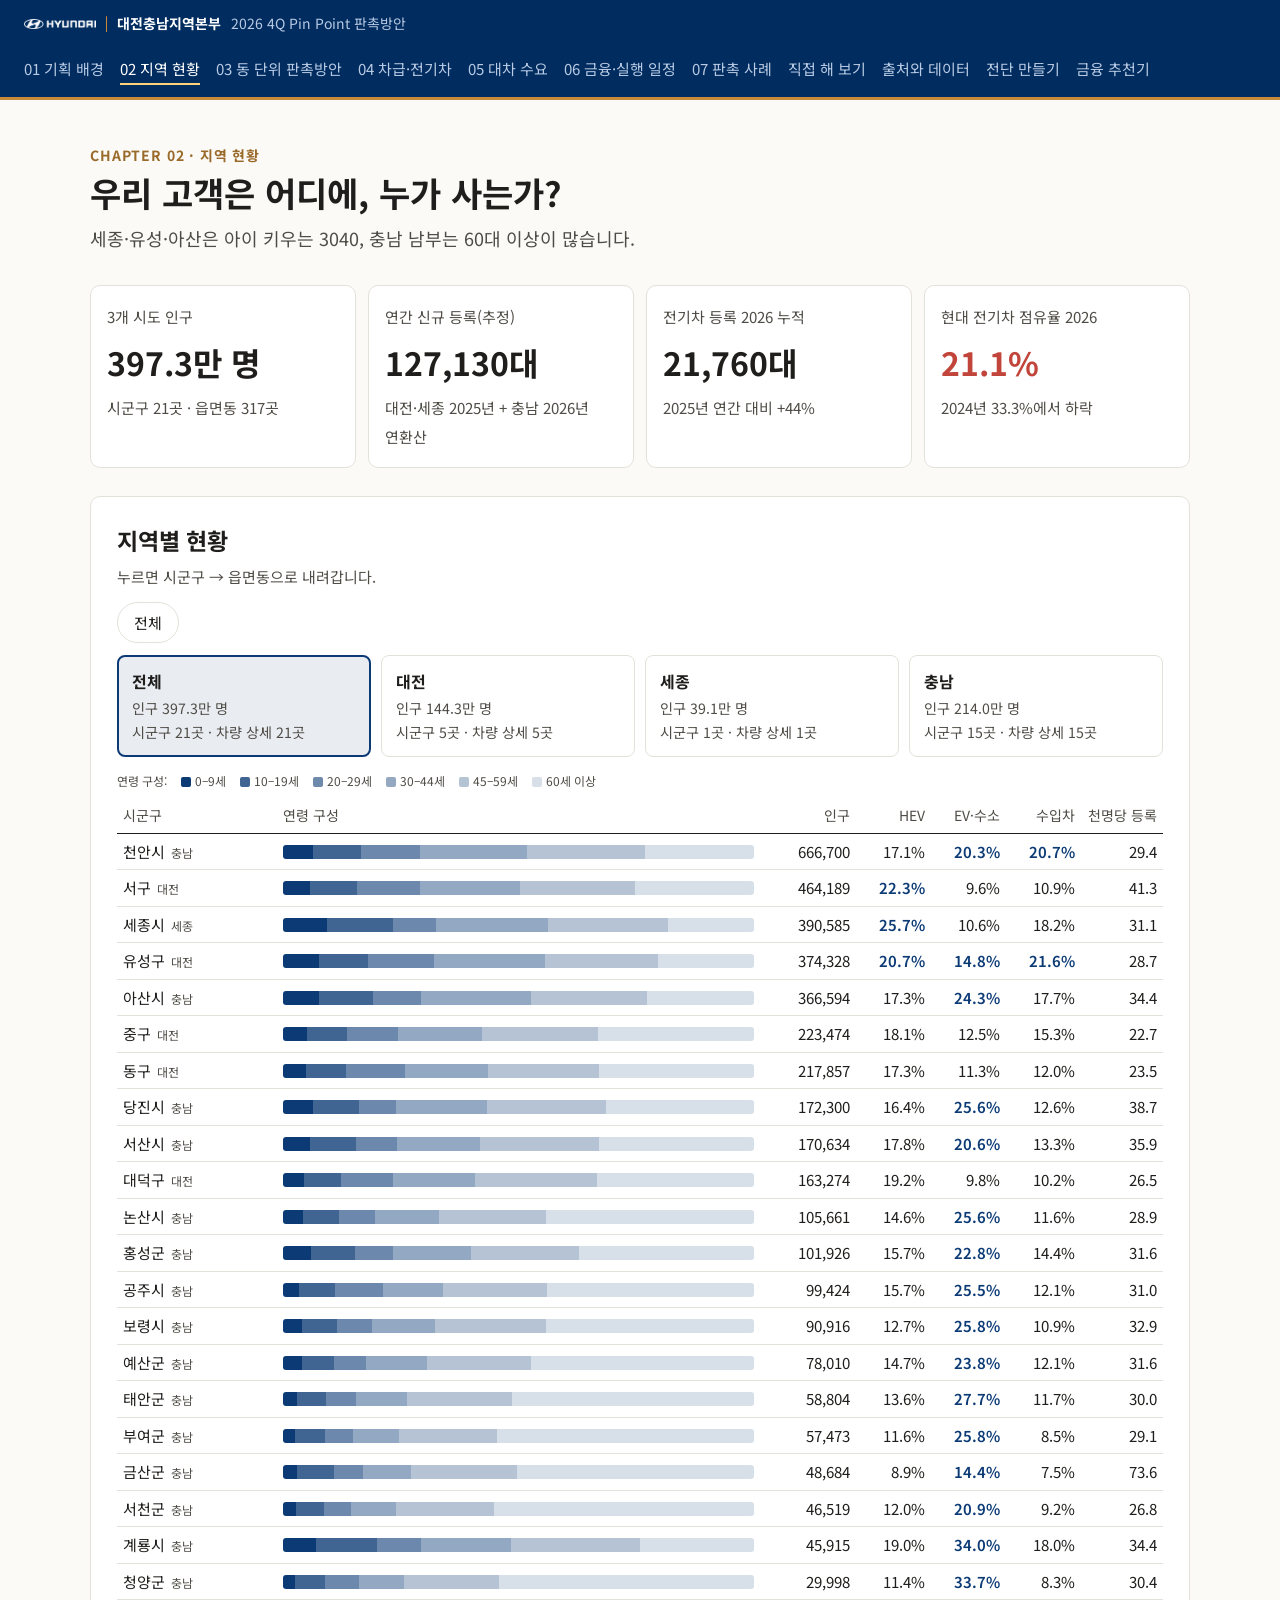
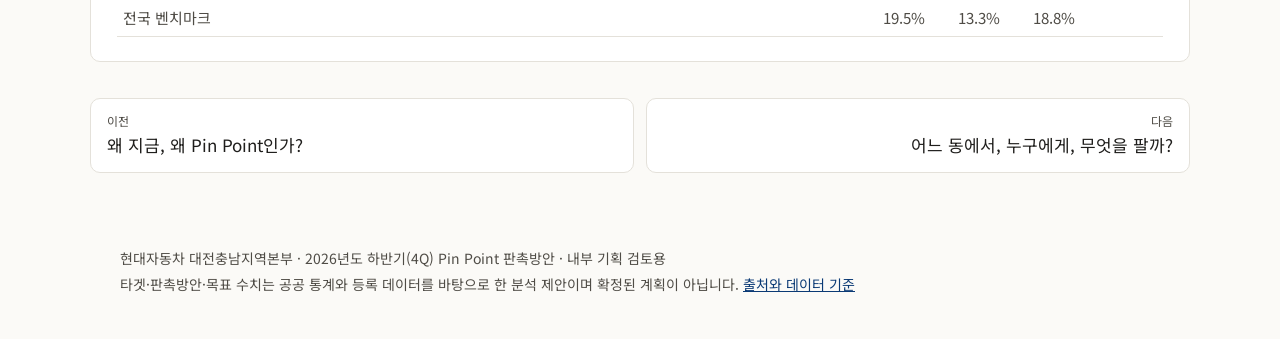
<file: docs/ch2-region.html>
<!DOCTYPE html>
<html lang="ko">
<head>
<meta charset="utf-8">
<meta name="viewport" content="width=device-width, initial-scale=1">
<title>우리 고객은 어디에, 누가 사는가? — 대전충남지역본부 4Q Pin Point 판촉방안</title>
<meta name="description" content="세종·유성·아산은 아이 키우는 3040, 충남 남부는 60대 이상이 많습니다.">
<meta name="theme-color" content="#002c5f">
<meta property="og:title" content="우리 고객은 어디에, 누가 사는가? — 대전충남지역본부 4Q Pin Point 판촉방안">
<meta property="og:description" content="세종·유성·아산은 아이 키우는 3040, 충남 남부는 60대 이상이 많습니다.">
<meta property="og:type" content="website">
<link rel="preconnect" href="https://fonts.googleapis.com">
<link rel="stylesheet" href="https://fonts.googleapis.com/css2?family=Noto+Sans+KR:wght@400;600;700&display=swap">
<link rel="stylesheet" href="style.css?v=202611081433">
</head>
<body data-page="ch2-region">
<header class="topbar">
  <a class="brand" href="index.html"><img src="img/hyundai-logo-white.png" alt="HYUNDAI" class="logo"><span class="bar"></span><b>대전충남지역본부</b><span class="brand-sub">2026 4Q Pin Point 판촉방안</span></a>
  <nav class="chapnav"><a href="ch1-background.html" data-key="ch1-background">01 기획 배경</a><a href="ch2-region.html" data-key="ch2-region">02 지역 현황</a><a href="ch3-pinpoint.html" data-key="ch3-pinpoint">03 동 단위 판촉방안</a><a href="ch4-market.html" data-key="ch4-market">04 차급·전기차</a><a href="ch5-replacement.html" data-key="ch5-replacement">05 대차 수요</a><a href="ch6-plan.html" data-key="ch6-plan">06 금융·실행 일정</a><a href="ch7-sejong.html" data-key="ch7-sejong">07 판촉 사례</a><a href="simulator.html" data-key="simulator">직접 해 보기</a><a href="sources.html" data-key="sources">출처와 데이터</a><a href="flyer.html" data-key="flyer">전단 만들기</a><a href="advisor.html" data-key="advisor">금융 추천기</a></nav>
</header>
<main>
  <div class="chap-head">
    <p class="chap-no">CHAPTER 02 · 지역 현황</p>
    <h1>우리 고객은 어디에, 누가 사는가?</h1>
    <p class="lede">세종·유성·아산은 아이 키우는 3040, 충남 남부는 60대 이상이 많습니다.</p>
  </div>
  <section class="tiles" id="kpis"></section>
  <section id="drill" class="card">
    <h2>지역별 현황</h2>
    <p class="muted">누르면 시군구 → 읍면동으로 내려갑니다.</p>
    <div class="crumbs" id="crumbs"></div>
    <div class="sido-cards" id="sido-cards"></div>
    <div class="legend" id="age-legend"></div>
    <div id="drill-detail"></div>
    <div class="table" id="drill-list"></div>
  </section>
  <nav class="pager"><a href="ch1-background.html"><small>이전</small>왜 지금, 왜 Pin Point인가?</a><a href="ch3-pinpoint.html" class="next"><small>다음</small>어느 동에서, 누구에게, 무엇을 팔까?</a></nav>
</main>
<footer class="site-foot">
  <p>현대자동차 대전충남지역본부 · 2026년도 하반기(4Q) Pin Point 판촉방안 · 내부 기획 검토용</p>
  <p>타겟·판촉방안·목표 수치는 공공 통계와 등록 데이터를 바탕으로 한 분석 제안이며 확정된 계획이 아닙니다. <a href="sources.html">출처와 데이터 기준</a></p>
</footer>
<div id="tip" class="tip" hidden></div>
<script src="data.js?v=202611081433"></script>
<script src="app.js?v=202611081433"></script>
</body>
</html>
</file>
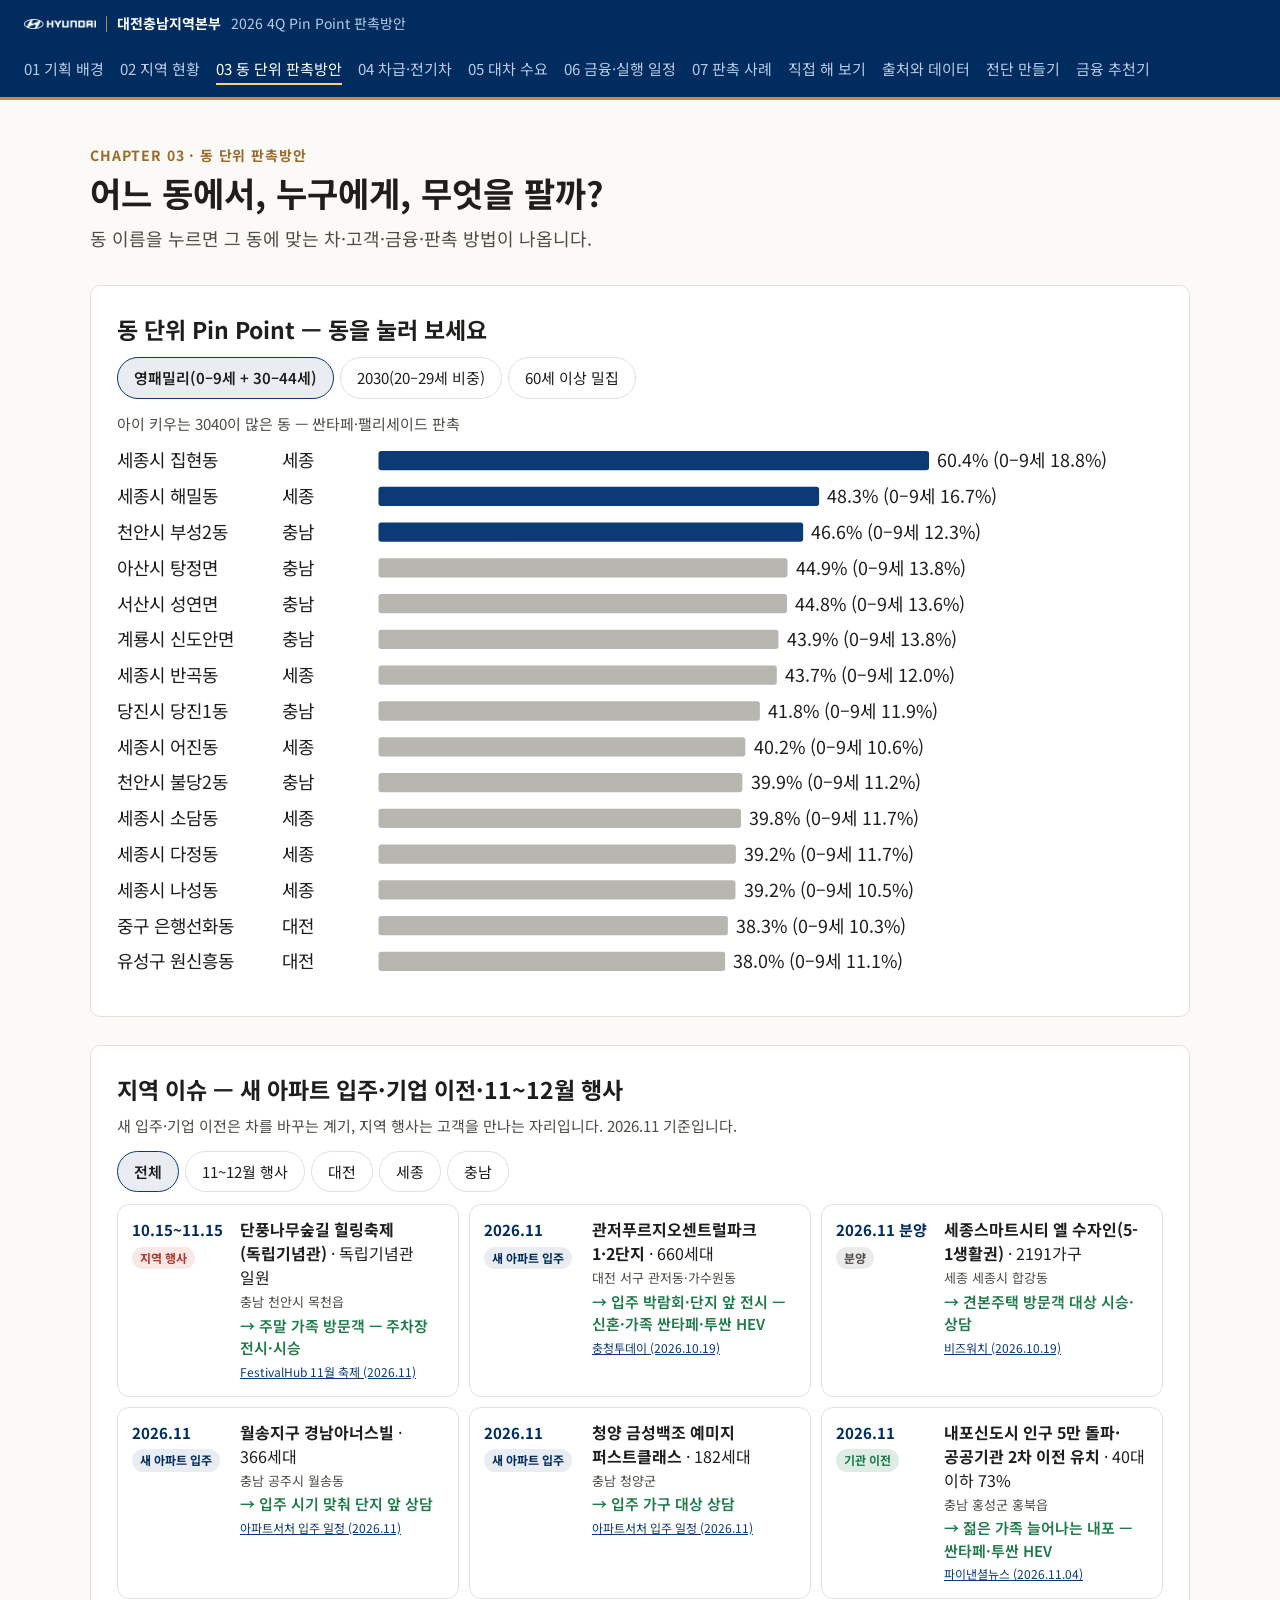
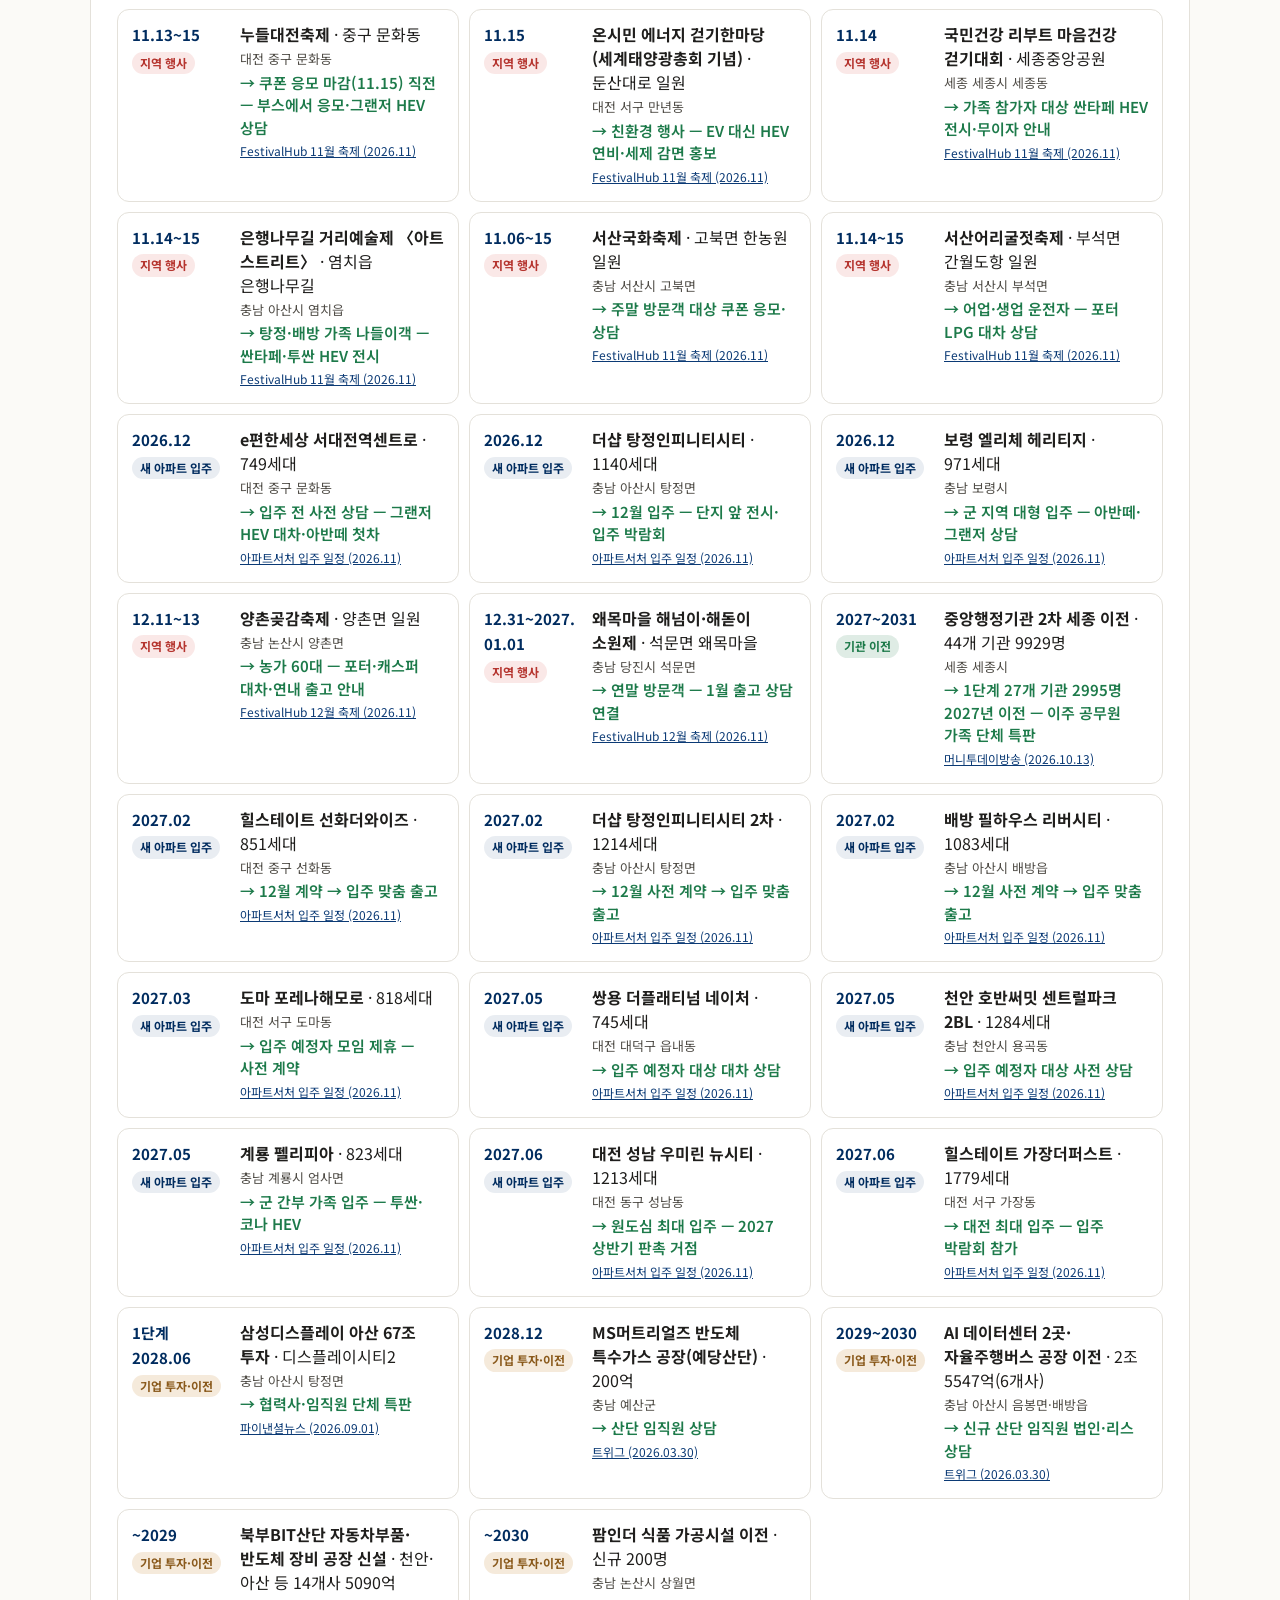
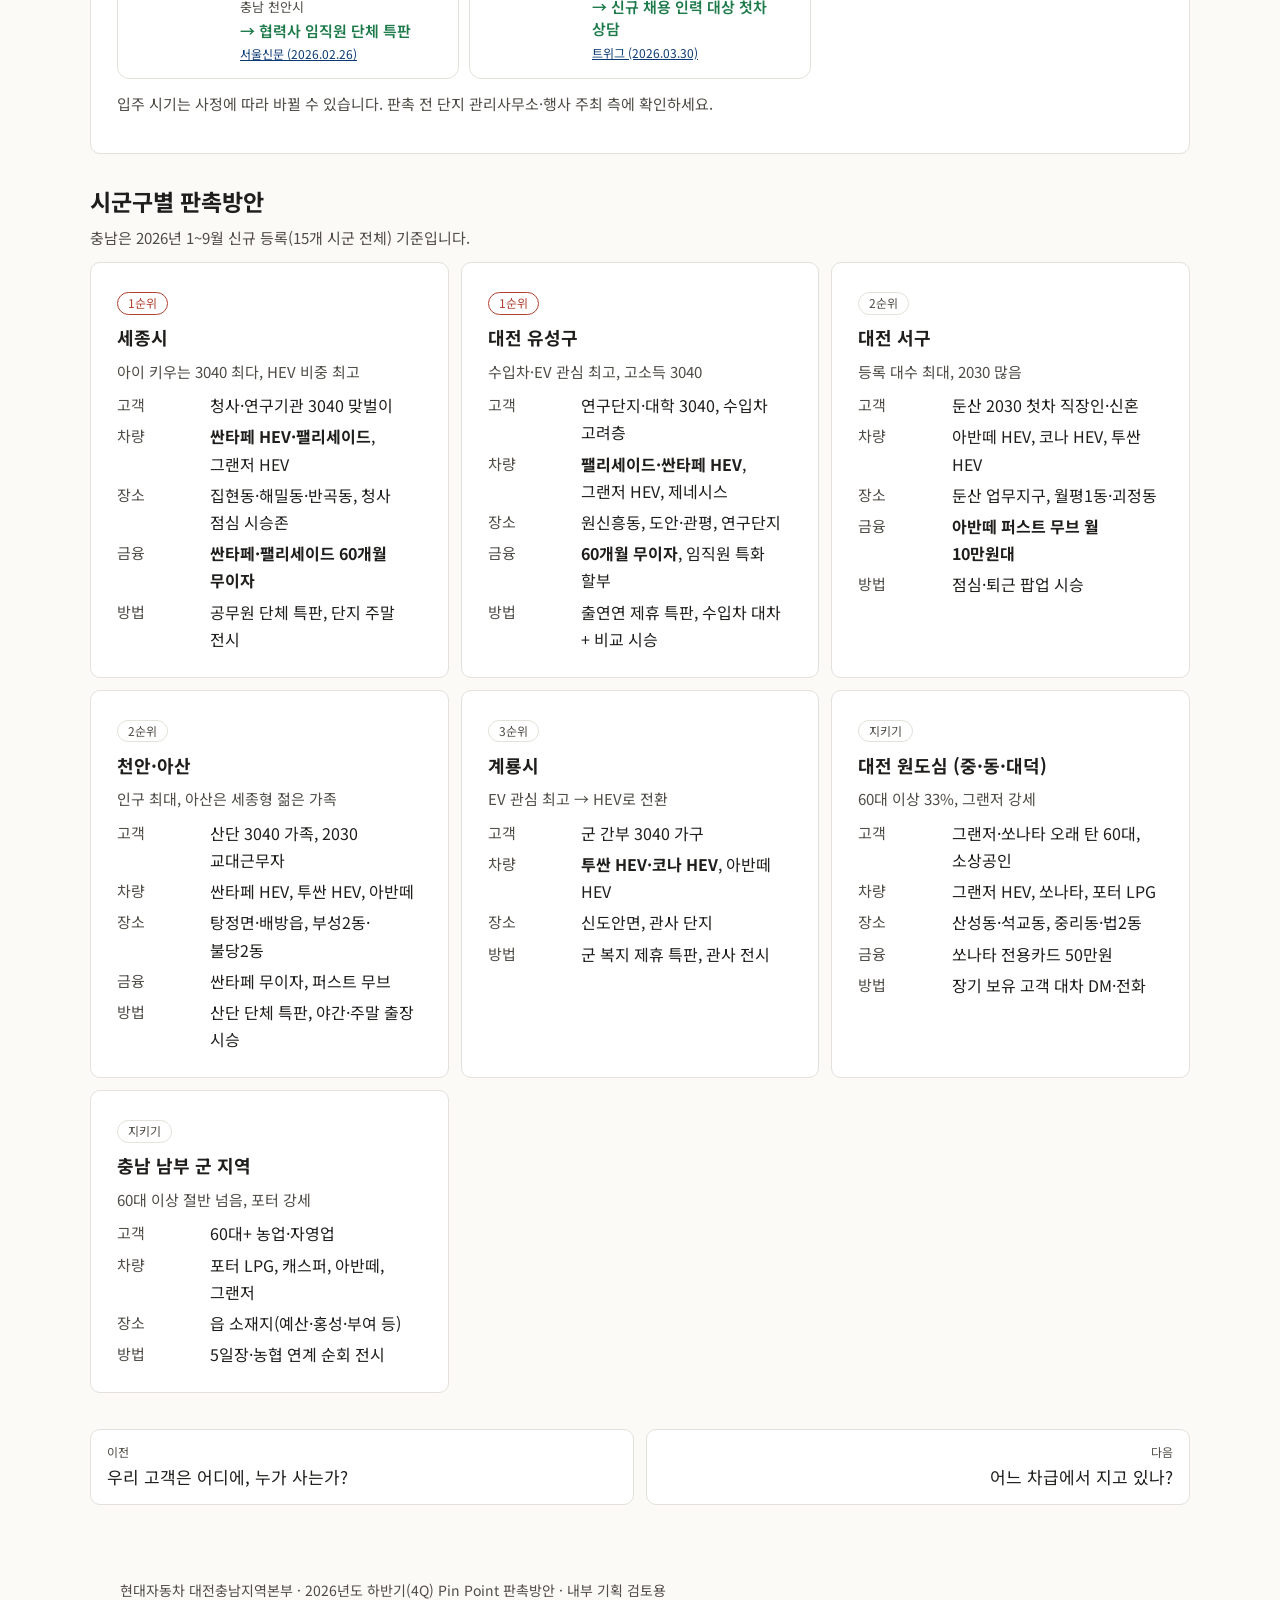
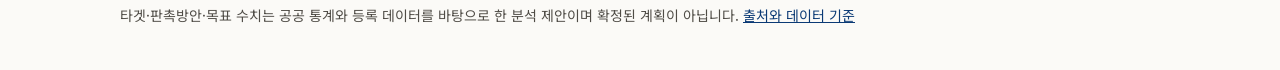
<file: docs/ch3-pinpoint.html>
<!DOCTYPE html>
<html lang="ko">
<head>
<meta charset="utf-8">
<meta name="viewport" content="width=device-width, initial-scale=1">
<title>어느 동에서, 누구에게, 무엇을 팔까? — 대전충남지역본부 4Q Pin Point 판촉방안</title>
<meta name="description" content="동 이름을 누르면 그 동에 맞는 차·고객·금융·판촉 방법이 나옵니다.">
<meta name="theme-color" content="#002c5f">
<meta property="og:title" content="어느 동에서, 누구에게, 무엇을 팔까? — 대전충남지역본부 4Q Pin Point 판촉방안">
<meta property="og:description" content="동 이름을 누르면 그 동에 맞는 차·고객·금융·판촉 방법이 나옵니다.">
<meta property="og:type" content="website">
<link rel="preconnect" href="https://fonts.googleapis.com">
<link rel="stylesheet" href="https://fonts.googleapis.com/css2?family=Noto+Sans+KR:wght@400;600;700&display=swap">
<link rel="stylesheet" href="style.css?v=202611081433">
</head>
<body data-page="ch3-pinpoint">
<header class="topbar">
  <a class="brand" href="index.html"><img src="img/hyundai-logo-white.png" alt="HYUNDAI" class="logo"><span class="bar"></span><b>대전충남지역본부</b><span class="brand-sub">2026 4Q Pin Point 판촉방안</span></a>
  <nav class="chapnav"><a href="ch1-background.html" data-key="ch1-background">01 기획 배경</a><a href="ch2-region.html" data-key="ch2-region">02 지역 현황</a><a href="ch3-pinpoint.html" data-key="ch3-pinpoint">03 동 단위 판촉방안</a><a href="ch4-market.html" data-key="ch4-market">04 차급·전기차</a><a href="ch5-replacement.html" data-key="ch5-replacement">05 대차 수요</a><a href="ch6-plan.html" data-key="ch6-plan">06 금융·실행 일정</a><a href="ch7-sejong.html" data-key="ch7-sejong">07 판촉 사례</a><a href="simulator.html" data-key="simulator">직접 해 보기</a><a href="sources.html" data-key="sources">출처와 데이터</a><a href="flyer.html" data-key="flyer">전단 만들기</a><a href="advisor.html" data-key="advisor">금융 추천기</a></nav>
</header>
<main>
  <div class="chap-head">
    <p class="chap-no">CHAPTER 03 · 동 단위 판촉방안</p>
    <h1>어느 동에서, 누구에게, 무엇을 팔까?</h1>
    <p class="lede">동 이름을 누르면 그 동에 맞는 차·고객·금융·판촉 방법이 나옵니다.</p>
  </div>
  <section id="pin" class="card">
    <h2>동 단위 Pin Point — 동을 눌러 보세요</h2>
    <div class="tabs" id="pin-tabs"></div>
    <p class="note" id="pin-note"></p>
    <div id="pin-chart"></div>
  </section>
  <section id="issues" class="card">
    <h2>지역 이슈 — 새 아파트 입주·기업 이전·11~12월 행사</h2>
    <p class="muted">새 입주·기업 이전은 차를 바꾸는 계기, 지역 행사는 고객을 만나는 자리입니다. 2026.11 기준입니다.</p>
    <div class="tabs" id="issues-tabs"></div>
    <div class="issues" id="issues-list"></div>
    <p class="muted">입주 시기는 사정에 따라 바뀔 수 있습니다. 판촉 전 단지 관리사무소·행사 주최 측에 확인하세요.</p>
  </section>
  <section id="plan">
    <h2>시군구별 판촉방안</h2>
    <p class="muted">충남은 2026년 1~9월 신규 등록(15개 시군 전체) 기준입니다.</p>
    <div class="plans">
      <article class="card plan">
        <span class="pill p1">1순위</span>
        <h3>세종시</h3>
        <p class="why">아이 키우는 3040 최다, HEV 비중 최고</p>
        <dl>
          <dt>고객</dt><dd>청사·연구기관 3040 맞벌이</dd>
          <dt>차량</dt><dd><b>싼타페 HEV·팰리세이드</b>, 그랜저 HEV</dd>
          <dt>장소</dt><dd>집현동·해밀동·반곡동, 청사 점심 시승존</dd>
          <dt>금융</dt><dd><b>싼타페·팰리세이드 60개월 무이자</b></dd>
          <dt>방법</dt><dd>공무원 단체 특판, 단지 주말 전시</dd>
        </dl>
      </article>
      <article class="card plan">
        <span class="pill p1">1순위</span>
        <h3>대전 유성구</h3>
        <p class="why">수입차·EV 관심 최고, 고소득 3040</p>
        <dl>
          <dt>고객</dt><dd>연구단지·대학 3040, 수입차 고려층</dd>
          <dt>차량</dt><dd><b>팰리세이드·싼타페 HEV</b>, 그랜저 HEV, 제네시스</dd>
          <dt>장소</dt><dd>원신흥동, 도안·관평, 연구단지</dd>
          <dt>금융</dt><dd><b>60개월 무이자</b>, 임직원 특화 할부</dd>
          <dt>방법</dt><dd>출연연 제휴 특판, 수입차 대차 + 비교 시승</dd>
        </dl>
      </article>
      <article class="card plan">
        <span class="pill">2순위</span>
        <h3>대전 서구</h3>
        <p class="why">등록 대수 최대, 2030 많음</p>
        <dl>
          <dt>고객</dt><dd>둔산 2030 첫차 직장인·신혼</dd>
          <dt>차량</dt><dd>아반떼 HEV, 코나 HEV, 투싼 HEV</dd>
          <dt>장소</dt><dd>둔산 업무지구, 월평1동·괴정동</dd>
          <dt>금융</dt><dd><b>아반떼 퍼스트 무브 월 10만원대</b></dd>
          <dt>방법</dt><dd>점심·퇴근 팝업 시승</dd>
        </dl>
      </article>
      <article class="card plan">
        <span class="pill">2순위</span>
        <h3>천안·아산</h3>
        <p class="why">인구 최대, 아산은 세종형 젊은 가족</p>
        <dl>
          <dt>고객</dt><dd>산단 3040 가족, 2030 교대근무자</dd>
          <dt>차량</dt><dd>싼타페 HEV, 투싼 HEV, 아반떼</dd>
          <dt>장소</dt><dd>탕정면·배방읍, 부성2동·불당2동</dd>
          <dt>금융</dt><dd>싼타페 무이자, 퍼스트 무브</dd>
          <dt>방법</dt><dd>산단 단체 특판, 야간·주말 출장 시승</dd>
        </dl>
      </article>
      <article class="card plan">
        <span class="pill">3순위</span>
        <h3>계룡시</h3>
        <p class="why">EV 관심 최고 → HEV로 전환</p>
        <dl>
          <dt>고객</dt><dd>군 간부 3040 가구</dd>
          <dt>차량</dt><dd><b>투싼 HEV·코나 HEV</b>, 아반떼 HEV</dd>
          <dt>장소</dt><dd>신도안면, 관사 단지</dd>
          <dt>방법</dt><dd>군 복지 제휴 특판, 관사 전시</dd>
        </dl>
      </article>
      <article class="card plan">
        <span class="pill">지키기</span>
        <h3>대전 원도심 (중·동·대덕)</h3>
        <p class="why">60대 이상 33%, 그랜저 강세</p>
        <dl>
          <dt>고객</dt><dd>그랜저·쏘나타 오래 탄 60대, 소상공인</dd>
          <dt>차량</dt><dd>그랜저 HEV, 쏘나타, 포터 LPG</dd>
          <dt>장소</dt><dd>산성동·석교동, 중리동·법2동</dd>
          <dt>금융</dt><dd>쏘나타 전용카드 50만원</dd>
          <dt>방법</dt><dd>장기 보유 고객 대차 DM·전화</dd>
        </dl>
      </article>
      <article class="card plan">
        <span class="pill">지키기</span>
        <h3>충남 남부 군 지역</h3>
        <p class="why">60대 이상 절반 넘음, 포터 강세</p>
        <dl>
          <dt>고객</dt><dd>60대+ 농업·자영업</dd>
          <dt>차량</dt><dd>포터 LPG, 캐스퍼, 아반떼, 그랜저</dd>
          <dt>장소</dt><dd>읍 소재지(예산·홍성·부여 등)</dd>
          <dt>방법</dt><dd>5일장·농협 연계 순회 전시</dd>
        </dl>
      </article>
    </div>
  </section>
  <nav class="pager"><a href="ch2-region.html"><small>이전</small>우리 고객은 어디에, 누가 사는가?</a><a href="ch4-market.html" class="next"><small>다음</small>어느 차급에서 지고 있나?</a></nav>
</main>
<footer class="site-foot">
  <p>현대자동차 대전충남지역본부 · 2026년도 하반기(4Q) Pin Point 판촉방안 · 내부 기획 검토용</p>
  <p>타겟·판촉방안·목표 수치는 공공 통계와 등록 데이터를 바탕으로 한 분석 제안이며 확정된 계획이 아닙니다. <a href="sources.html">출처와 데이터 기준</a></p>
</footer>
<div id="tip" class="tip" hidden></div>
<script src="data.js?v=202611081433"></script>
<script src="app.js?v=202611081433"></script>
</body>
</html>
</file>
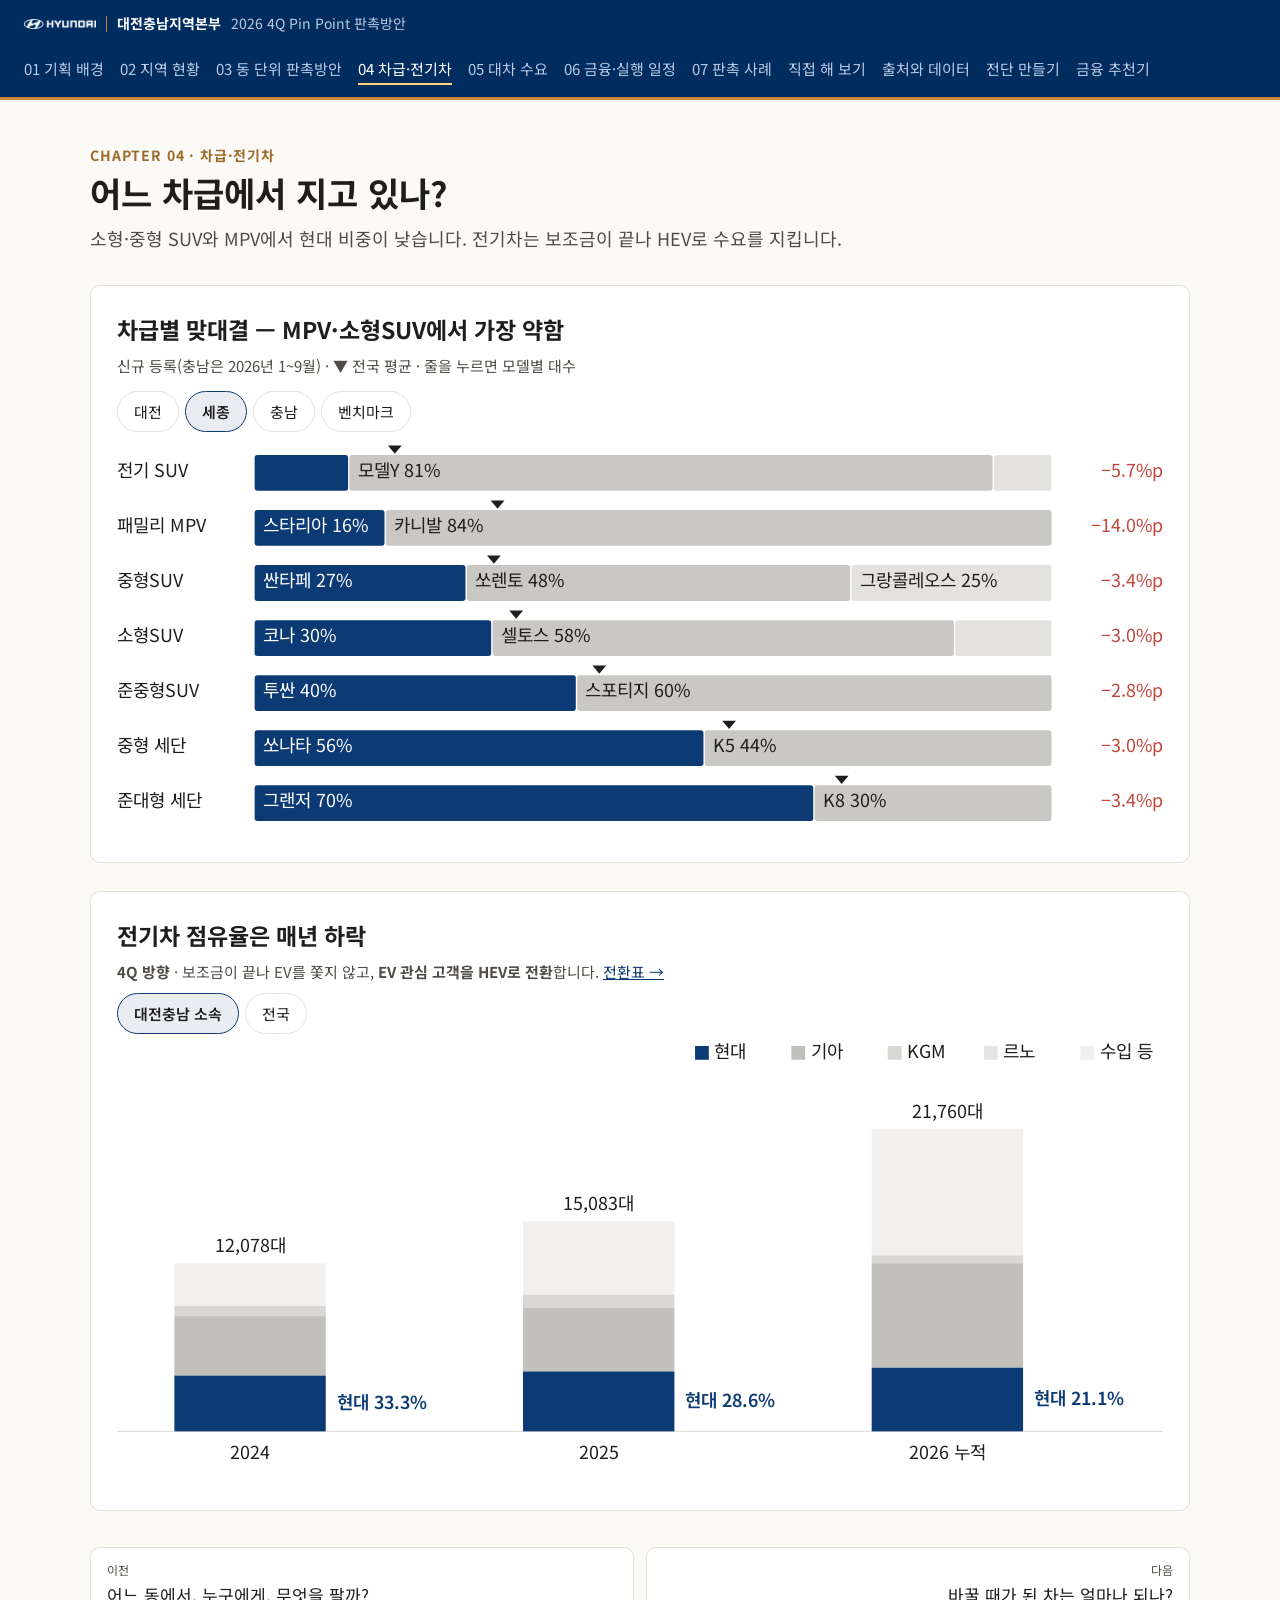
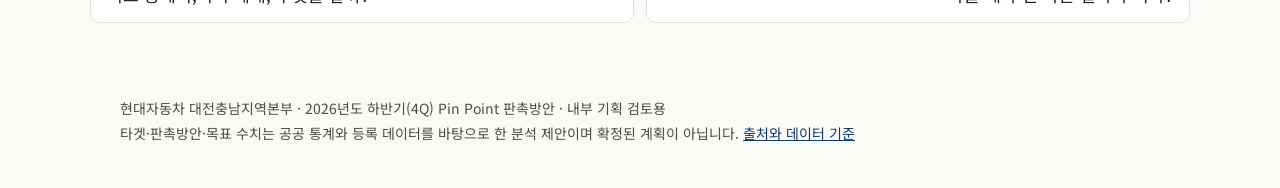
<file: docs/ch4-market.html>
<!DOCTYPE html>
<html lang="ko">
<head>
<meta charset="utf-8">
<meta name="viewport" content="width=device-width, initial-scale=1">
<title>어느 차급에서 지고 있나? — 대전충남지역본부 4Q Pin Point 판촉방안</title>
<meta name="description" content="소형·중형 SUV와 MPV에서 현대 비중이 낮습니다. 전기차는 보조금이 끝나 HEV로 수요를 지킵니다.">
<meta name="theme-color" content="#002c5f">
<meta property="og:title" content="어느 차급에서 지고 있나? — 대전충남지역본부 4Q Pin Point 판촉방안">
<meta property="og:description" content="소형·중형 SUV와 MPV에서 현대 비중이 낮습니다. 전기차는 보조금이 끝나 HEV로 수요를 지킵니다.">
<meta property="og:type" content="website">
<link rel="preconnect" href="https://fonts.googleapis.com">
<link rel="stylesheet" href="https://fonts.googleapis.com/css2?family=Noto+Sans+KR:wght@400;600;700&display=swap">
<link rel="stylesheet" href="style.css?v=202611081433">
</head>
<body data-page="ch4-market">
<header class="topbar">
  <a class="brand" href="index.html"><img src="img/hyundai-logo-white.png" alt="HYUNDAI" class="logo"><span class="bar"></span><b>대전충남지역본부</b><span class="brand-sub">2026 4Q Pin Point 판촉방안</span></a>
  <nav class="chapnav"><a href="ch1-background.html" data-key="ch1-background">01 기획 배경</a><a href="ch2-region.html" data-key="ch2-region">02 지역 현황</a><a href="ch3-pinpoint.html" data-key="ch3-pinpoint">03 동 단위 판촉방안</a><a href="ch4-market.html" data-key="ch4-market">04 차급·전기차</a><a href="ch5-replacement.html" data-key="ch5-replacement">05 대차 수요</a><a href="ch6-plan.html" data-key="ch6-plan">06 금융·실행 일정</a><a href="ch7-sejong.html" data-key="ch7-sejong">07 판촉 사례</a><a href="simulator.html" data-key="simulator">직접 해 보기</a><a href="sources.html" data-key="sources">출처와 데이터</a><a href="flyer.html" data-key="flyer">전단 만들기</a><a href="advisor.html" data-key="advisor">금융 추천기</a></nav>
</header>
<main>
  <div class="chap-head">
    <p class="chap-no">CHAPTER 04 · 차급·전기차</p>
    <h1>어느 차급에서 지고 있나?</h1>
    <p class="lede">소형·중형 SUV와 MPV에서 현대 비중이 낮습니다. 전기차는 보조금이 끝나 HEV로 수요를 지킵니다.</p>
  </div>
  <section id="h2h" class="card">
    <h2>차급별 맞대결 — MPV·소형SUV에서 가장 약함</h2>
    <p class="muted">신규 등록(충남은 2026년 1~9월) · ▼ 전국 평균 · 줄을 누르면 모델별 대수</p>
    <div class="tabs" id="h2h-tabs"></div>
    <div id="h2h-chart"></div>
    <div id="h2h-detail"></div>
  </section>
  <section id="ev" class="card">
    <h2>전기차 점유율은 매년 하락</h2>
    <p class="note"><b>4Q 방향</b> · 보조금이 끝나 EV를 쫓지 않고, <b>EV 관심 고객을 HEV로 전환</b>합니다. <a href="ch6-plan.html#evswitch">전환표 →</a></p>
    <div class="tabs" id="ev-tabs"></div>
    <div id="ev-chart"></div>
    <div id="ev-detail"></div>
  </section>
  <nav class="pager"><a href="ch3-pinpoint.html"><small>이전</small>어느 동에서, 누구에게, 무엇을 팔까?</a><a href="ch5-replacement.html" class="next"><small>다음</small>바꿀 때가 된 차는 얼마나 되나?</a></nav>
</main>
<footer class="site-foot">
  <p>현대자동차 대전충남지역본부 · 2026년도 하반기(4Q) Pin Point 판촉방안 · 내부 기획 검토용</p>
  <p>타겟·판촉방안·목표 수치는 공공 통계와 등록 데이터를 바탕으로 한 분석 제안이며 확정된 계획이 아닙니다. <a href="sources.html">출처와 데이터 기준</a></p>
</footer>
<div id="tip" class="tip" hidden></div>
<script src="data.js?v=202611081433"></script>
<script src="app.js?v=202611081433"></script>
</body>
</html>
</file>
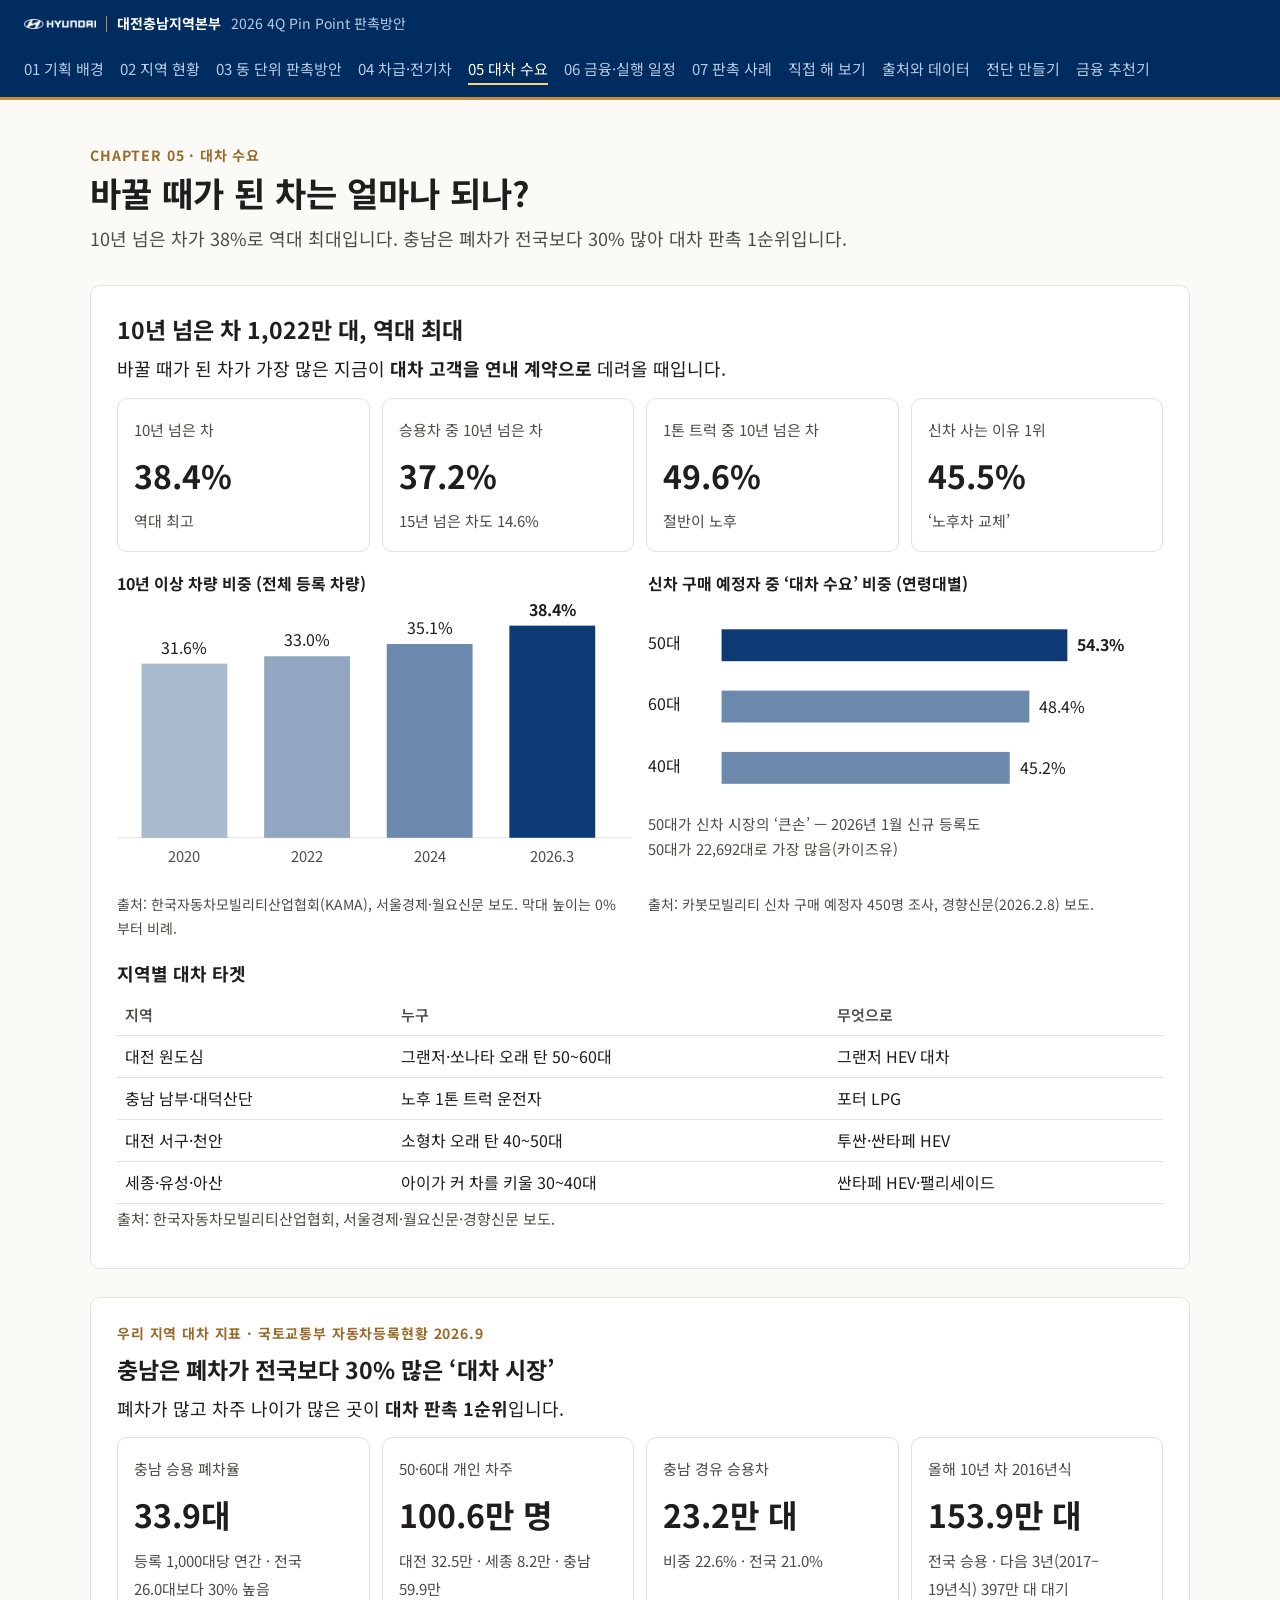
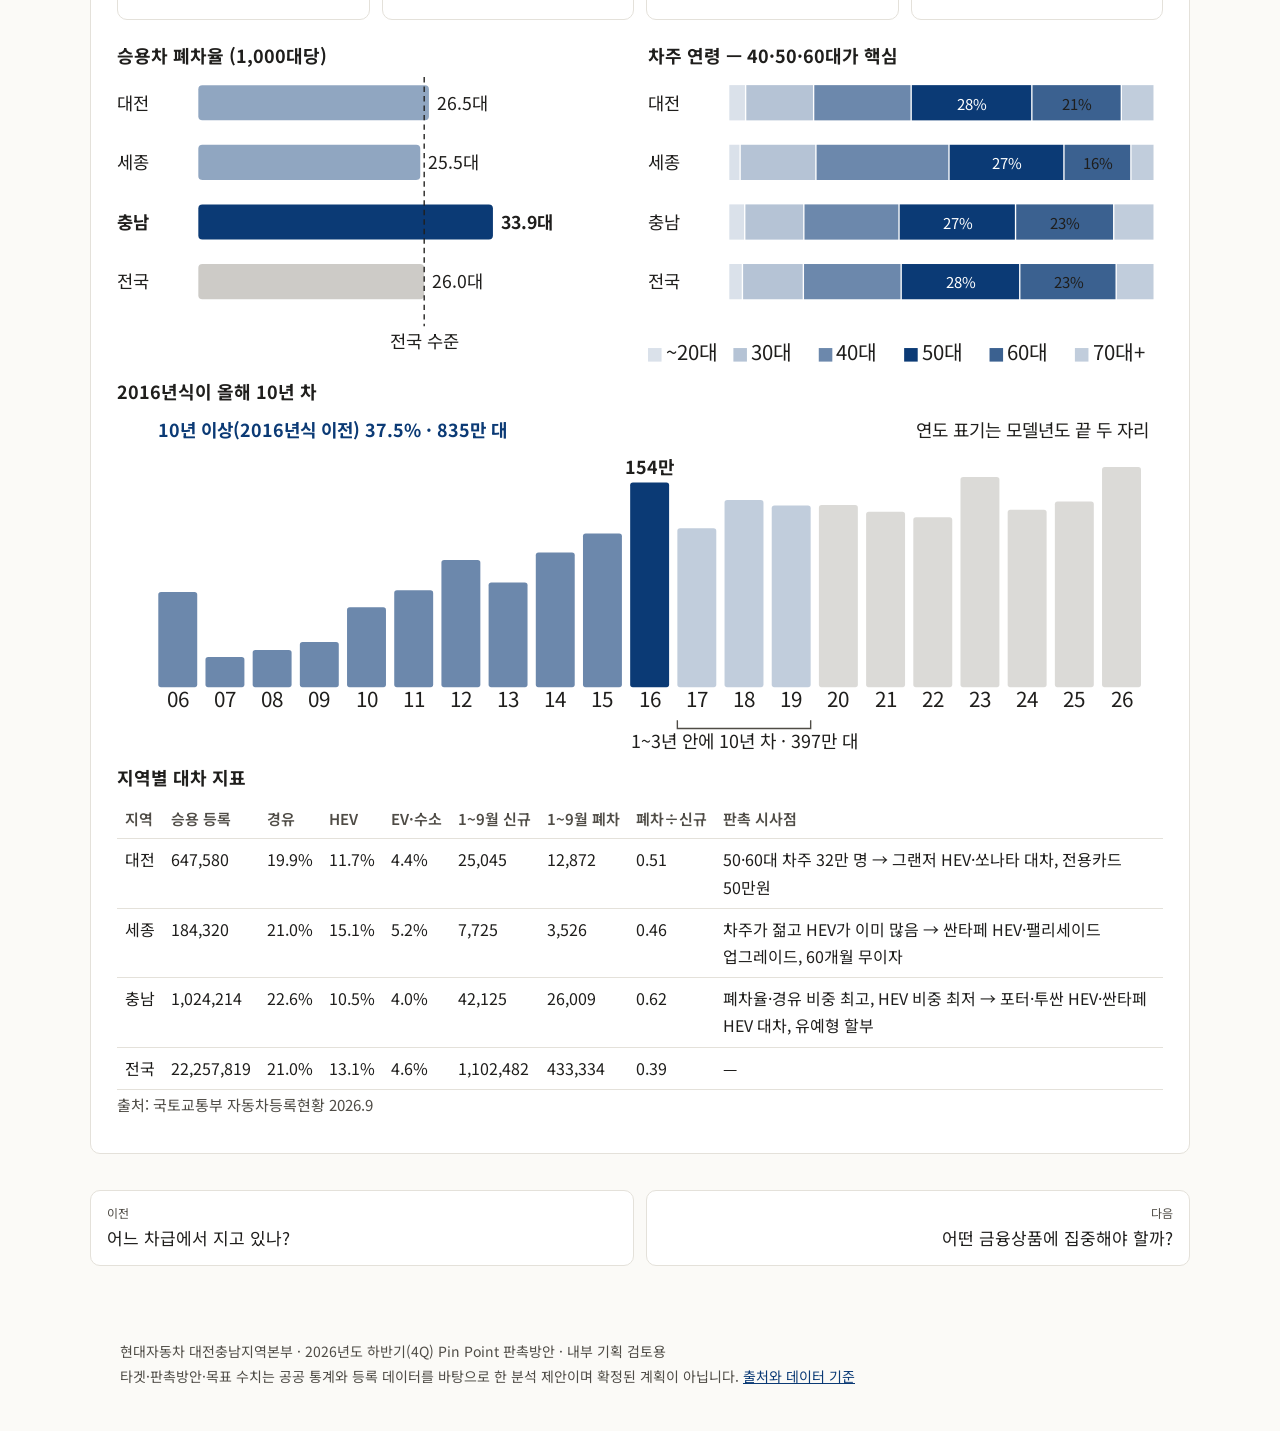
<file: docs/ch5-replacement.html>
<!DOCTYPE html>
<html lang="ko">
<head>
<meta charset="utf-8">
<meta name="viewport" content="width=device-width, initial-scale=1">
<title>바꿀 때가 된 차는 얼마나 되나? — 대전충남지역본부 4Q Pin Point 판촉방안</title>
<meta name="description" content="10년 넘은 차가 38%로 역대 최대입니다. 충남은 폐차가 전국보다 30% 많아 대차 판촉 1순위입니다.">
<meta name="theme-color" content="#002c5f">
<meta property="og:title" content="바꿀 때가 된 차는 얼마나 되나? — 대전충남지역본부 4Q Pin Point 판촉방안">
<meta property="og:description" content="10년 넘은 차가 38%로 역대 최대입니다. 충남은 폐차가 전국보다 30% 많아 대차 판촉 1순위입니다.">
<meta property="og:type" content="website">
<link rel="preconnect" href="https://fonts.googleapis.com">
<link rel="stylesheet" href="https://fonts.googleapis.com/css2?family=Noto+Sans+KR:wght@400;600;700&display=swap">
<link rel="stylesheet" href="style.css?v=202611081433">
</head>
<body data-page="ch5-replacement">
<header class="topbar">
  <a class="brand" href="index.html"><img src="img/hyundai-logo-white.png" alt="HYUNDAI" class="logo"><span class="bar"></span><b>대전충남지역본부</b><span class="brand-sub">2026 4Q Pin Point 판촉방안</span></a>
  <nav class="chapnav"><a href="ch1-background.html" data-key="ch1-background">01 기획 배경</a><a href="ch2-region.html" data-key="ch2-region">02 지역 현황</a><a href="ch3-pinpoint.html" data-key="ch3-pinpoint">03 동 단위 판촉방안</a><a href="ch4-market.html" data-key="ch4-market">04 차급·전기차</a><a href="ch5-replacement.html" data-key="ch5-replacement">05 대차 수요</a><a href="ch6-plan.html" data-key="ch6-plan">06 금융·실행 일정</a><a href="ch7-sejong.html" data-key="ch7-sejong">07 판촉 사례</a><a href="simulator.html" data-key="simulator">직접 해 보기</a><a href="sources.html" data-key="sources">출처와 데이터</a><a href="flyer.html" data-key="flyer">전단 만들기</a><a href="advisor.html" data-key="advisor">금융 추천기</a></nav>
</header>
<main>
  <div class="chap-head">
    <p class="chap-no">CHAPTER 05 · 대차 수요</p>
    <h1>바꿀 때가 된 차는 얼마나 되나?</h1>
    <p class="lede">10년 넘은 차가 38%로 역대 최대입니다. 충남은 폐차가 전국보다 30% 많아 대차 판촉 1순위입니다.</p>
  </div>
  <section id="replace" class="card">
    <h2>10년 넘은 차 1,022만 대, 역대 최대</h2>
    <p class="bg-lead">바꿀 때가 된 차가 가장 많은 지금이 <b>대차 고객을 연내 계약으로</b> 데려올 때입니다.</p>
    <div class="tiles">
      <div class="tile"><span>10년 넘은 차</span><b class="big">38.4%</b><span>역대 최고</span></div>
      <div class="tile"><span>승용차 중 10년 넘은 차</span><b class="big">37.2%</b><span>15년 넘은 차도 14.6%</span></div>
      <div class="tile"><span>1톤 트럭 중 10년 넘은 차</span><b class="big">49.6%</b><span>절반이 노후</span></div>
      <div class="tile"><span>신차 사는 이유 1위</span><b class="big">45.5%</b><span>‘노후차 교체’</span></div>
    </div>
    <div class="case-grid" style="margin-top:16px;grid-template-columns:repeat(auto-fit,minmax(min(100%,360px),1fr))">
      <figure class="fig">
        <svg viewBox="0 0 420 260" role="img" aria-label="10년 이상 노후차 비중 추이">
          <text x="0" y="18" class="fig-t">10년 이상 차량 비중 (전체 등록 차량)</text>
          <line x1="0" x2="420" y1="220" y2="220" stroke="var(--line)"/>
          <g class="rbar">
            <rect x="20" y="78" width="70" height="142" fill-opacity=".35"/><text x="55" y="70">31.6%</text><text x="55" y="240" class="rl">2020</text>
            <rect x="120" y="72" width="70" height="148" fill-opacity=".45"/><text x="155" y="64">33.0%</text><text x="155" y="240" class="rl">2022</text>
            <rect x="220" y="62" width="70" height="158" fill-opacity=".6"/><text x="255" y="54">35.1%</text><text x="255" y="240" class="rl">2024</text>
            <rect x="320" y="47" width="70" height="173"/><text x="355" y="39" class="rb">38.4%</text><text x="355" y="240" class="rl">2026.3</text>
          </g>
        </svg>
        <figcaption>출처: 한국자동차모빌리티산업협회(KAMA), 서울경제·월요신문 보도. 막대 높이는 0%부터 비례.</figcaption>
      </figure>
      <figure class="fig">
        <svg viewBox="0 0 420 260" role="img" aria-label="연령대별 대차 수요 비중">
          <text x="0" y="18" class="fig-t">신차 구매 예정자 중 ‘대차 수요’ 비중 (연령대별)</text>
          <g class="rbar">
            <text x="0" y="66" class="rl2">50대</text><rect x="60" y="50" width="282" height="26"/><text x="350" y="68" class="rs rb">54.3%</text>
            <text x="0" y="116" class="rl2">60대</text><rect x="60" y="100" width="251" height="26" fill-opacity=".6"/><text x="319" y="118" class="rs">48.4%</text>
            <text x="0" y="166" class="rl2">40대</text><rect x="60" y="150" width="235" height="26" fill-opacity=".6"/><text x="303" y="168" class="rs">45.2%</text>
          </g>
          <text x="0" y="214" class="rl2 muted2">50대가 신차 시장의 ‘큰손’ — 2026년 1월 신규 등록도</text>
          <text x="0" y="234" class="rl2 muted2">50대가 22,692대로 가장 많음(카이즈유)</text>
        </svg>
        <figcaption>출처: 카봇모빌리티 신차 구매 예정자 450명 조사, 경향신문(2026.2.8) 보도.</figcaption>
      </figure>
    </div>
    <h3 style="margin-top:18px">지역별 대차 타겟</h3>
    <table class="plain">
      <thead><tr><th>지역</th><th>누구</th><th>무엇으로</th></tr></thead>
      <tbody>
        <tr><td>대전 원도심</td><td>그랜저·쏘나타 오래 탄 50~60대</td><td>그랜저 HEV 대차</td></tr>
        <tr><td>충남 남부·대덕산단</td><td>노후 1톤 트럭 운전자</td><td>포터 LPG</td></tr>
        <tr><td>대전 서구·천안</td><td>소형차 오래 탄 40~50대</td><td>투싼·싼타페 HEV</td></tr>
        <tr><td>세종·유성·아산</td><td>아이가 커 차를 키울 30~40대</td><td>싼타페 HEV·팰리세이드</td></tr>
      </tbody>
    </table>
    <p class="muted">출처: 한국자동차모빌리티산업협회, 서울경제·월요신문·경향신문 보도.</p>
  </section>
  <section id="replocal" class="card">
    <p class="chap-no">우리 지역 대차 지표 · 국토교통부 자동차등록현황 2026.9</p>
    <h2>충남은 폐차가 전국보다 30% 많은 ‘대차 시장’</h2>
    <p class="bg-lead">폐차가 많고 차주 나이가 많은 곳이 <b>대차 판촉 1순위</b>입니다.</p>
    <div class="tiles" id="rl-tiles"></div>
    <div class="case-grid" style="grid-template-columns:repeat(auto-fit,minmax(min(100%,360px),1fr));margin-top:14px">
      <div><h3>승용차 폐차율 (1,000대당)</h3><div id="rl-scrap"></div></div>
      <div><h3>차주 연령 — 40·50·60대가 핵심</h3><div id="rl-owner"></div></div>
    </div>
    <h3>2016년식이 올해 10년 차</h3>
    <div id="rl-myear"></div>
    <h3>지역별 대차 지표</h3>
    <div class="table" id="rl-table"></div>
    <p class="muted">출처: 국토교통부 자동차등록현황 2026.9</p>
  </section>
  <nav class="pager"><a href="ch4-market.html"><small>이전</small>어느 차급에서 지고 있나?</a><a href="ch6-plan.html" class="next"><small>다음</small>어떤 금융상품에 집중해야 할까?</a></nav>
</main>
<footer class="site-foot">
  <p>현대자동차 대전충남지역본부 · 2026년도 하반기(4Q) Pin Point 판촉방안 · 내부 기획 검토용</p>
  <p>타겟·판촉방안·목표 수치는 공공 통계와 등록 데이터를 바탕으로 한 분석 제안이며 확정된 계획이 아닙니다. <a href="sources.html">출처와 데이터 기준</a></p>
</footer>
<div id="tip" class="tip" hidden></div>
<script src="data.js?v=202611081433"></script>
<script src="app.js?v=202611081433"></script>
</body>
</html>
</file>
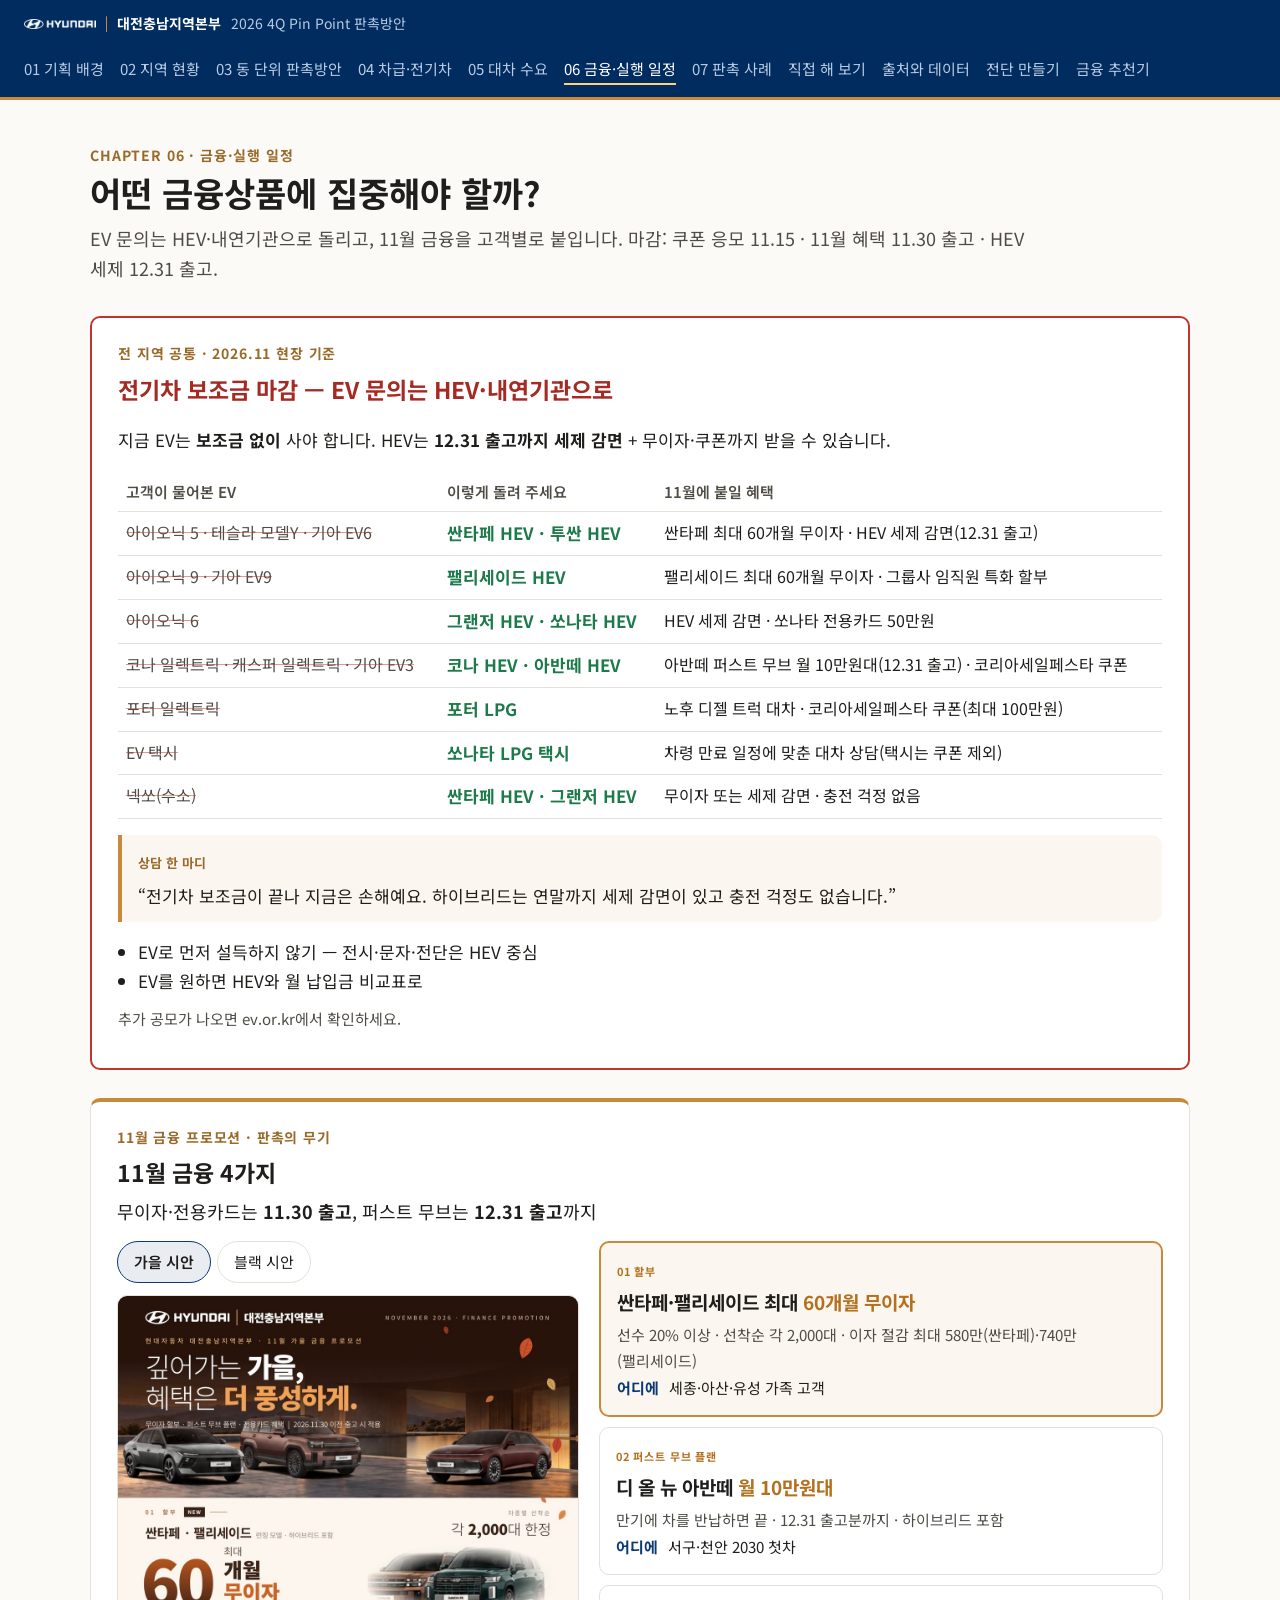
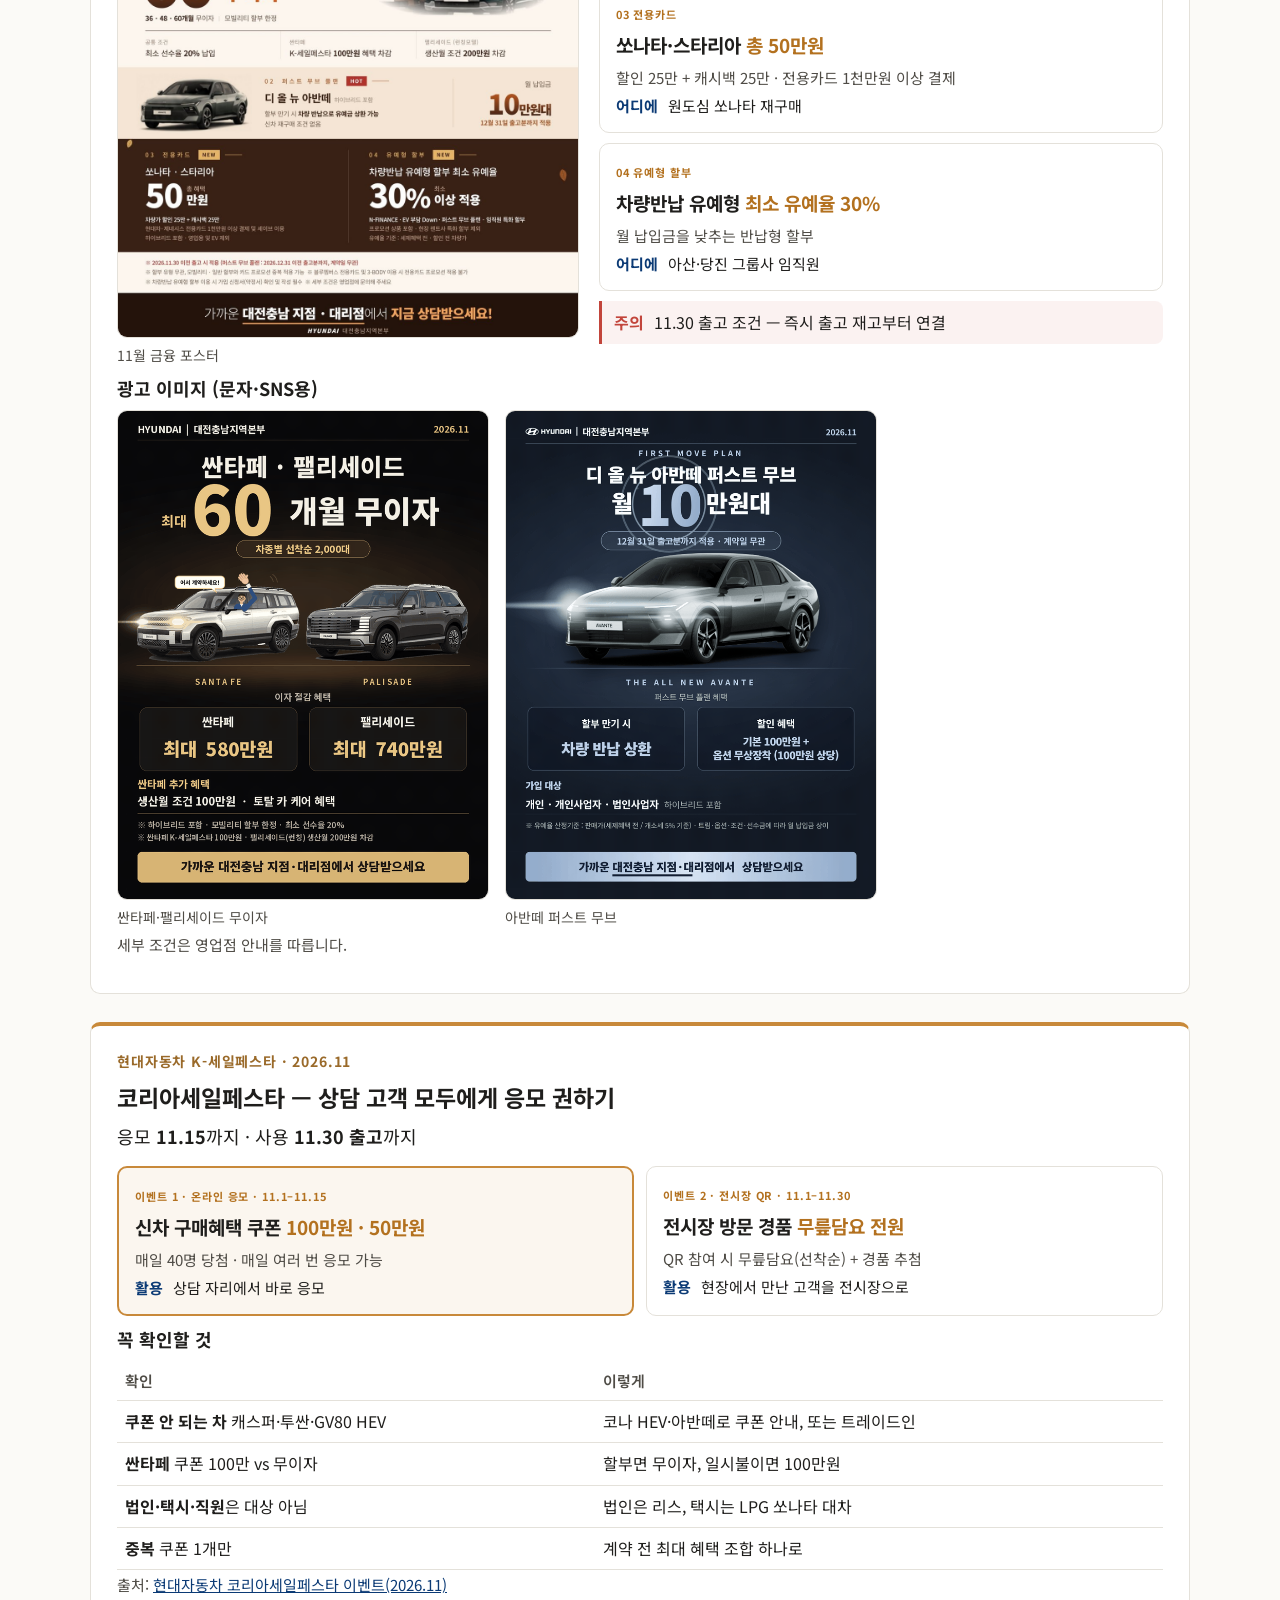
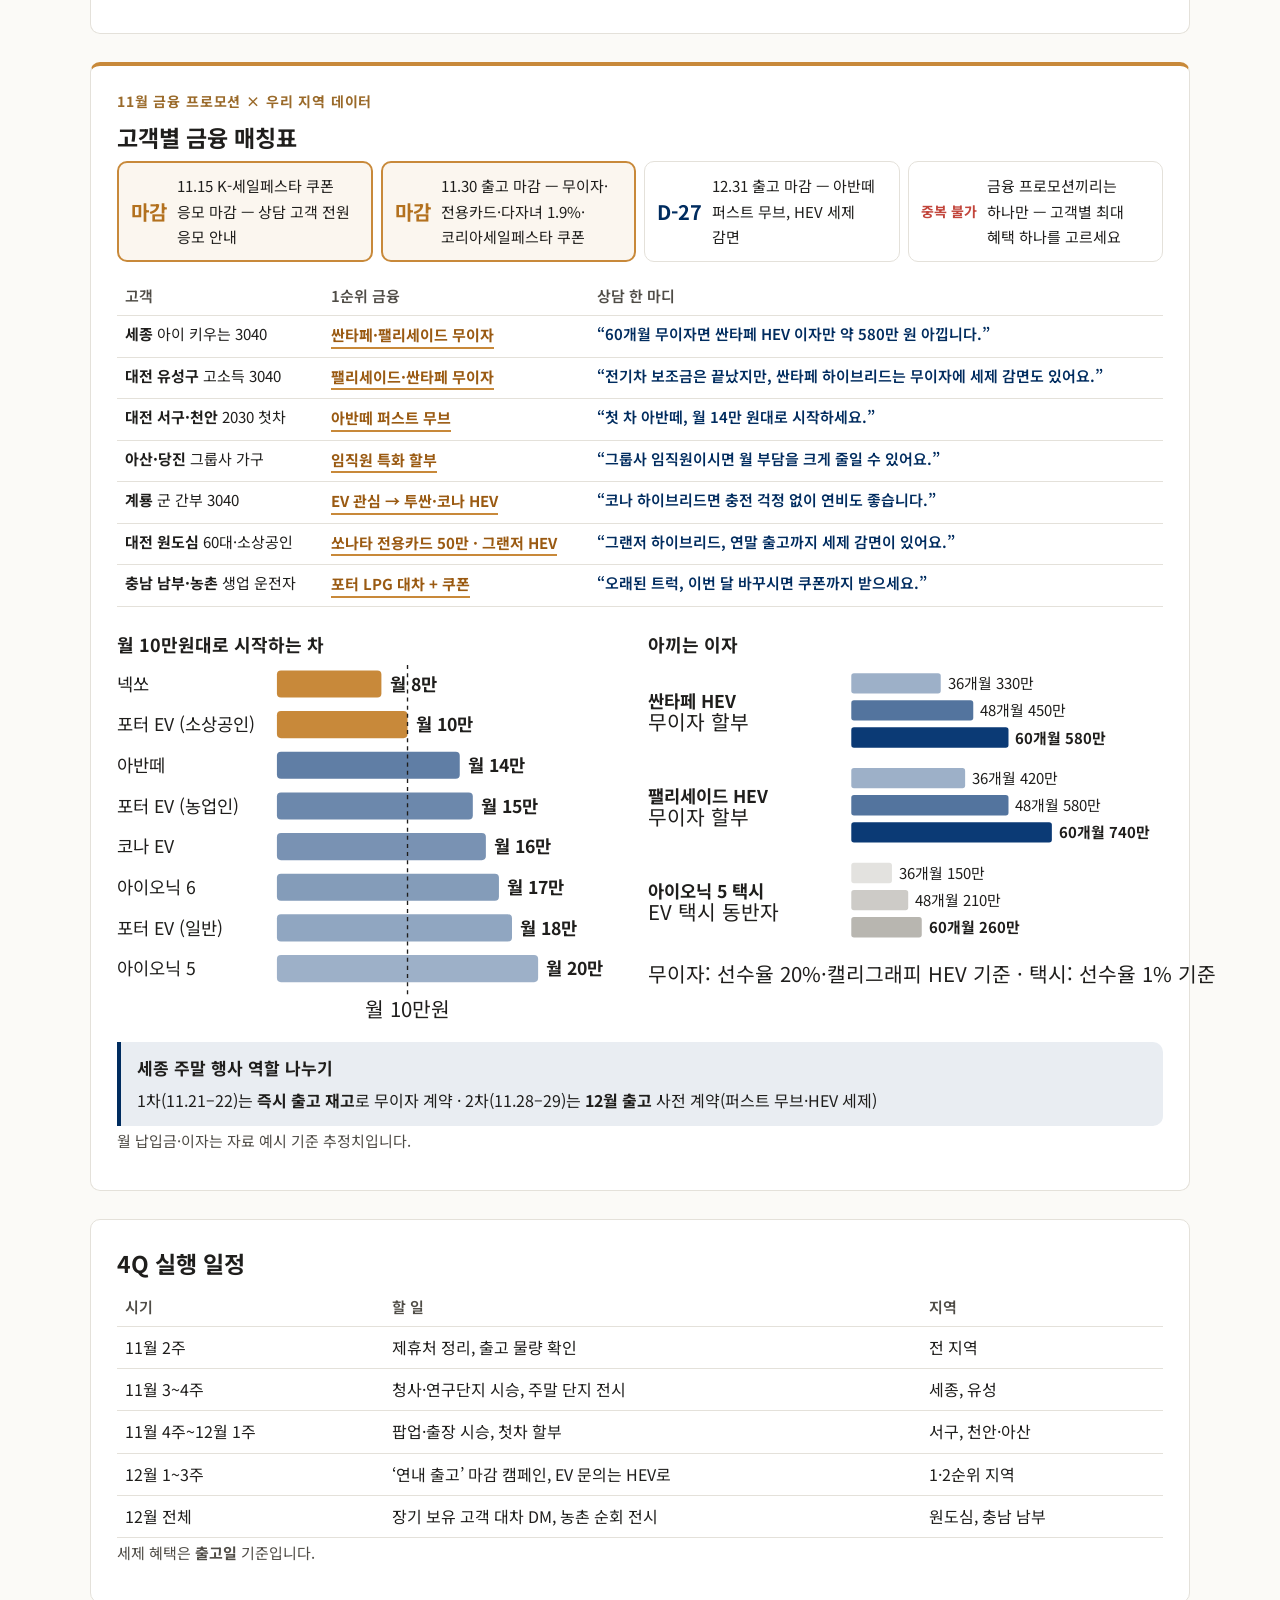
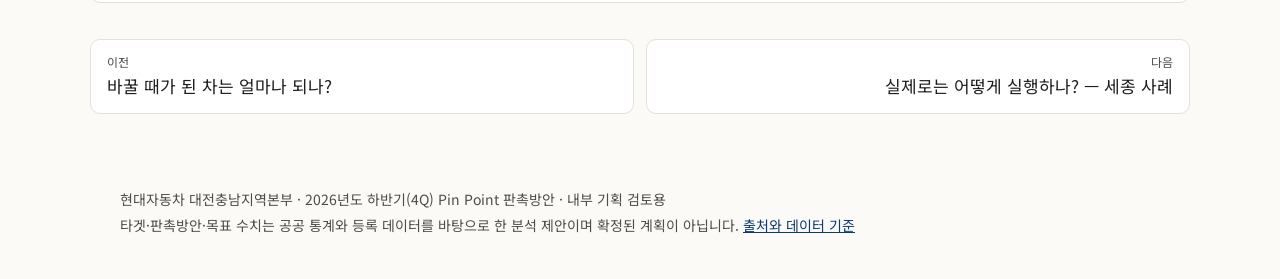
<file: docs/ch6-plan.html>
<!DOCTYPE html>
<html lang="ko">
<head>
<meta charset="utf-8">
<meta name="viewport" content="width=device-width, initial-scale=1">
<title>어떤 금융상품에 집중해야 할까? — 대전충남지역본부 4Q Pin Point 판촉방안</title>
<meta name="description" content="EV 문의는 HEV·내연기관으로 돌리고, 11월 금융을 고객별로 붙입니다. 마감: 쿠폰 응모 11.15 · 11월 혜택 11.30 출고 · HEV 세제 12.31 출고.">
<meta name="theme-color" content="#002c5f">
<meta property="og:title" content="어떤 금융상품에 집중해야 할까? — 대전충남지역본부 4Q Pin Point 판촉방안">
<meta property="og:description" content="EV 문의는 HEV·내연기관으로 돌리고, 11월 금융을 고객별로 붙입니다. 마감: 쿠폰 응모 11.15 · 11월 혜택 11.30 출고 · HEV 세제 12.31 출고.">
<meta property="og:type" content="website">
<link rel="preconnect" href="https://fonts.googleapis.com">
<link rel="stylesheet" href="https://fonts.googleapis.com/css2?family=Noto+Sans+KR:wght@400;600;700&display=swap">
<link rel="stylesheet" href="style.css?v=202611081433">
</head>
<body data-page="ch6-plan">
<header class="topbar">
  <a class="brand" href="index.html"><img src="img/hyundai-logo-white.png" alt="HYUNDAI" class="logo"><span class="bar"></span><b>대전충남지역본부</b><span class="brand-sub">2026 4Q Pin Point 판촉방안</span></a>
  <nav class="chapnav"><a href="ch1-background.html" data-key="ch1-background">01 기획 배경</a><a href="ch2-region.html" data-key="ch2-region">02 지역 현황</a><a href="ch3-pinpoint.html" data-key="ch3-pinpoint">03 동 단위 판촉방안</a><a href="ch4-market.html" data-key="ch4-market">04 차급·전기차</a><a href="ch5-replacement.html" data-key="ch5-replacement">05 대차 수요</a><a href="ch6-plan.html" data-key="ch6-plan">06 금융·실행 일정</a><a href="ch7-sejong.html" data-key="ch7-sejong">07 판촉 사례</a><a href="simulator.html" data-key="simulator">직접 해 보기</a><a href="sources.html" data-key="sources">출처와 데이터</a><a href="flyer.html" data-key="flyer">전단 만들기</a><a href="advisor.html" data-key="advisor">금융 추천기</a></nav>
</header>
<main>
  <div class="chap-head">
    <p class="chap-no">CHAPTER 06 · 금융·실행 일정</p>
    <h1>어떤 금융상품에 집중해야 할까?</h1>
    <p class="lede">EV 문의는 HEV·내연기관으로 돌리고, 11월 금융을 고객별로 붙입니다. 마감: 쿠폰 응모 11.15 · 11월 혜택 11.30 출고 · HEV 세제 12.31 출고.</p>
  </div>
  <section id="evswitch" class="card evswitch">
    <p class="chap-no">전 지역 공통 · 2026.11 현장 기준</p>
    <h2>전기차 보조금 마감 — EV 문의는 HEV·내연기관으로</h2>
    <p class="ev-lead">지금 EV는 <b>보조금 없이</b> 사야 합니다. HEV는 <b>12.31 출고까지 세제 감면</b> + 무이자·쿠폰까지 받을 수 있습니다.</p>
    <div class="table">
      <table class="plain ev-map">
        <thead><tr><th>고객이 물어본 EV</th><th>이렇게 돌려 주세요</th><th>11월에 붙일 혜택</th></tr></thead>
        <tbody>
          <tr><td>아이오닉 5 · 테슬라 모델Y · 기아 EV6</td><td><b>싼타페 HEV · 투싼 HEV</b></td><td>싼타페 최대 60개월 무이자 · HEV 세제 감면(12.31 출고)</td></tr>
          <tr><td>아이오닉 9 · 기아 EV9</td><td><b>팰리세이드 HEV</b></td><td>팰리세이드 최대 60개월 무이자 · 그룹사 임직원 특화 할부</td></tr>
          <tr><td>아이오닉 6</td><td><b>그랜저 HEV · 쏘나타 HEV</b></td><td>HEV 세제 감면 · 쏘나타 전용카드 50만원</td></tr>
          <tr><td>코나 일렉트릭 · 캐스퍼 일렉트릭 · 기아 EV3</td><td><b>코나 HEV · 아반떼 HEV</b></td><td>아반떼 퍼스트 무브 월 10만원대(12.31 출고) · 코리아세일페스타 쿠폰</td></tr>
          <tr><td>포터 일렉트릭</td><td><b>포터 LPG</b></td><td>노후 디젤 트럭 대차 · 코리아세일페스타 쿠폰(최대 100만원)</td></tr>
          <tr><td>EV 택시</td><td><b>쏘나타 LPG 택시</b></td><td>차령 만료 일정에 맞춘 대차 상담(택시는 쿠폰 제외)</td></tr>
          <tr><td>넥쏘(수소)</td><td><b>싼타페 HEV · 그랜저 HEV</b></td><td>무이자 또는 세제 감면 · 충전 걱정 없음</td></tr>
        </tbody>
      </table>
    </div>
    <div class="ev-say">
      <span>상담 한 마디</span>
      <p>“전기차 보조금이 끝나 지금은 손해예요. 하이브리드는 연말까지 세제 감면이 있고 충전 걱정도 없습니다.”</p>
    </div>
    <ul class="ev-rules">
      <li>EV로 먼저 설득하지 않기 — 전시·문자·전단은 HEV 중심</li>
      <li>EV를 원하면 HEV와 월 납입금 비교표로</li>
    </ul>
    <p class="muted small">추가 공모가 나오면 ev.or.kr에서 확인하세요.</p>
  </section>
  <section id="finance" class="card finance">
    <p class="chap-no">11월 금융 프로모션 · 판촉의 무기</p>
    <h2>11월 금융 4가지</h2>
    <p class="bg-lead">무이자·전용카드는 <b>11.30 출고</b>, 퍼스트 무브는 <b>12.31 출고</b>까지</p>
    <div class="fin-grid">
      <figure class="fig poster">
        <div class="tabs" id="poster-tabs">
          <button type="button" aria-pressed="true" data-src="img/finance-nov-autumn.jpg">가을 시안</button>
          <button type="button" aria-pressed="false" data-src="img/finance-nov-black.jpg">블랙 시안</button>
        </div>
        <img id="poster-img" src="img/finance-nov-autumn.jpg" alt="대전충남지역본부 11월 금융 프로모션 포스터: 싼타페·팰리세이드 최대 60개월 무이자, 디 올 뉴 아반떼 퍼스트 무브 월 10만원대, 쏘나타·스타리아 전용카드 50만원, 차량반납 유예형 할부 최소 유예율 30%" loading="lazy">
        <figcaption>11월 금융 포스터</figcaption>
      </figure>
      <div class="offers">
        <div class="offer hot">
          <span class="ofno">01 할부</span>
          <h3>싼타페·팰리세이드 최대 <em>60개월 무이자</em></h3>
          <p>선수 20% 이상 · 선착순 각 2,000대 · 이자 절감 최대 580만(싼타페)·740만(팰리세이드)</p>
          <p class="use"><b>어디에</b> 세종·아산·유성 가족 고객</p>
        </div>
        <div class="offer">
          <span class="ofno">02 퍼스트 무브 플랜</span>
          <h3>디 올 뉴 아반떼 <em>월 10만원대</em></h3>
          <p>만기에 차를 반납하면 끝 · 12.31 출고분까지 · 하이브리드 포함</p>
          <p class="use"><b>어디에</b> 서구·천안 2030 첫차</p>
        </div>
        <div class="offer">
          <span class="ofno">03 전용카드</span>
          <h3>쏘나타·스타리아 <em>총 50만원</em></h3>
          <p>할인 25만 + 캐시백 25만 · 전용카드 1천만원 이상 결제</p>
          <p class="use"><b>어디에</b> 원도심 쏘나타 재구매</p>
        </div>
        <div class="offer">
          <span class="ofno">04 유예형 할부</span>
          <h3>차량반납 유예형 <em>최소 유예율 30%</em></h3>
          <p>월 납입금을 낮추는 반납형 할부</p>
          <p class="use"><b>어디에</b> 아산·당진 그룹사 임직원</p>
        </div>
        <p class="warn"><b>주의</b> 11.30 출고 조건 — 즉시 출고 재고부터 연결</p>
      </div>
    </div>
    <h3>광고 이미지 (문자·SNS용)</h3>
    <div class="ads">
      <figure class="fig"><img src="img/ad-santafe-palisade.gif" alt="싼타페·팰리세이드 최대 60개월 무이자 움직이는 광고" loading="lazy"><figcaption>싼타페·팰리세이드 무이자</figcaption></figure>
      <figure class="fig"><img src="img/ad-avante-firstmove.gif" alt="디 올 뉴 아반떼 퍼스트 무브 월 만원대 움직이는 광고" loading="lazy"><figcaption>아반떼 퍼스트 무브</figcaption></figure>
    </div>
    <p class="muted">세부 조건은 영업점 안내를 따릅니다.</p>
  </section>
  <section id="ksf" class="card finance">
    <p class="chap-no">현대자동차 K-세일페스타 · 2026.11</p>
    <h2>코리아세일페스타 — 상담 고객 모두에게 응모 권하기</h2>
    <p class="bg-lead">응모 <b>11.15</b>까지 · 사용 <b>11.30 출고</b>까지</p>
    <div class="ksf-grid">
      <div class="offer hot">
        <span class="ofno">이벤트 1 · 온라인 응모 · 11.1–11.15</span>
        <h3>신차 구매혜택 쿠폰 <em>100만원 · 50만원</em></h3>
        <p>매일 40명 당첨 · 매일 여러 번 응모 가능</p>
        <p class="use"><b>활용</b> 상담 자리에서 바로 응모</p>
      </div>
      <div class="offer">
        <span class="ofno">이벤트 2 · 전시장 QR · 11.1–11.30</span>
        <h3>전시장 방문 경품 <em>무릎담요 전원</em></h3>
        <p>QR 참여 시 무릎담요(선착순) + 경품 추첨</p>
        <p class="use"><b>활용</b> 현장에서 만난 고객을 전시장으로</p>
      </div>
    </div>
    <h3>꼭 확인할 것</h3>
    <table class="plain">
      <thead><tr><th>확인</th><th>이렇게</th></tr></thead>
      <tbody>
        <tr><td><b>쿠폰 안 되는 차</b> 캐스퍼·투싼·GV80 HEV</td><td>코나 HEV·아반떼로 쿠폰 안내, 또는 트레이드인</td></tr>
        <tr><td><b>싼타페</b> 쿠폰 100만 vs 무이자</td><td>할부면 무이자, 일시불이면 100만원</td></tr>
        <tr><td><b>법인·택시·직원</b>은 대상 아님</td><td>법인은 리스, 택시는 LPG 쏘나타 대차</td></tr>
        <tr><td><b>중복</b> 쿠폰 1개만</td><td>계약 전 최대 혜택 조합 하나로</td></tr>
      </tbody>
    </table>
    <p class="muted">출처: <a href="https://www.hyundai.com/kr/ko/event/event-hyundai-k-sale-promo-202611">현대자동차 코리아세일페스타 이벤트(2026.11)</a></p>
  </section>
  <section id="finmatch" class="card finance">
    <p class="chap-no">11월 금융 프로모션 × 우리 지역 데이터</p>
    <h2>고객별 금융 매칭표</h2>
    
    <div class="dday" id="fin-dday"></div>
    <div class="table">
      <table class="plain match">
        <thead><tr><th>고객</th><th>1순위 금융</th><th>상담 한 마디</th></tr></thead>
        <tbody>
          <tr><td><b>세종</b> 아이 키우는 3040</td><td><span class="fp hot">싼타페·팰리세이드 무이자</span></td><td>“60개월 무이자면 싼타페 HEV 이자만 약 580만 원 아낍니다.”</td></tr>
          <tr><td><b>대전 유성구</b> 고소득 3040</td><td><span class="fp hot">팰리세이드·싼타페 무이자</span></td><td>“전기차 보조금은 끝났지만, 싼타페 하이브리드는 무이자에 세제 감면도 있어요.”</td></tr>
          <tr><td><b>대전 서구·천안</b> 2030 첫차</td><td><span class="fp hot">아반떼 퍼스트 무브</span></td><td>“첫 차 아반떼, 월 14만 원대로 시작하세요.”</td></tr>
          <tr><td><b>아산·당진</b> 그룹사 가구</td><td><span class="fp hot">임직원 특화 할부</span></td><td>“그룹사 임직원이시면 월 부담을 크게 줄일 수 있어요.”</td></tr>
          <tr><td><b>계룡</b> 군 간부 3040</td><td><span class="fp hot">EV 관심 → 투싼·코나 HEV</span></td><td>“코나 하이브리드면 충전 걱정 없이 연비도 좋습니다.”</td></tr>
          <tr><td><b>대전 원도심</b> 60대·소상공인</td><td><span class="fp hot">쏘나타 전용카드 50만 · 그랜저 HEV</span></td><td>“그랜저 하이브리드, 연말 출고까지 세제 감면이 있어요.”</td></tr>
          <tr><td><b>충남 남부·농촌</b> 생업 운전자</td><td><span class="fp hot">포터 LPG 대차 + 쿠폰</span></td><td>“오래된 트럭, 이번 달 바꾸시면 쿠폰까지 받으세요.”</td></tr>
        </tbody>
      </table>
    </div>
    <div class="case-grid" style="grid-template-columns:repeat(auto-fit,minmax(min(100%,360px),1fr));margin-top:16px">
      <div><h3>월 10만원대로 시작하는 차</h3><div id="fin-monthly"></div></div>
      <div><h3>아끼는 이자</h3><div id="fin-saving"></div></div>
    </div>
    <div class="advice">
      <b>세종 주말 행사 역할 나누기</b>
      <p>1차(11.21–22)는 <b>즉시 출고 재고</b>로 무이자 계약 · 2차(11.28–29)는 <b>12월 출고</b> 사전 계약(퍼스트 무브·HEV 세제)</p>
    </div>
    <p class="muted">월 납입금·이자는 자료 예시 기준 추정치입니다.</p>
  </section>
  <section id="schedule" class="card">
    <h2>4Q 실행 일정</h2>
    <table class="plain">
      <thead><tr><th>시기</th><th>할 일</th><th>지역</th></tr></thead>
      <tbody>
        <tr><td>11월 2주</td><td>제휴처 정리, 출고 물량 확인</td><td>전 지역</td></tr>
        <tr><td>11월 3~4주</td><td>청사·연구단지 시승, 주말 단지 전시</td><td>세종, 유성</td></tr>
        <tr><td>11월 4주~12월 1주</td><td>팝업·출장 시승, 첫차 할부</td><td>서구, 천안·아산</td></tr>
        <tr><td>12월 1~3주</td><td>‘연내 출고’ 마감 캠페인, EV 문의는 HEV로</td><td>1·2순위 지역</td></tr>
        <tr><td>12월 전체</td><td>장기 보유 고객 대차 DM, 농촌 순회 전시</td><td>원도심, 충남 남부</td></tr>
      </tbody>
    </table>
    <p class="muted">세제 혜택은 <b>출고일</b> 기준입니다.</p>
  </section>
  <nav class="pager"><a href="ch5-replacement.html"><small>이전</small>바꿀 때가 된 차는 얼마나 되나?</a><a href="ch7-sejong.html" class="next"><small>다음</small>실제로는 어떻게 실행하나? — 세종 사례</a></nav>
</main>
<footer class="site-foot">
  <p>현대자동차 대전충남지역본부 · 2026년도 하반기(4Q) Pin Point 판촉방안 · 내부 기획 검토용</p>
  <p>타겟·판촉방안·목표 수치는 공공 통계와 등록 데이터를 바탕으로 한 분석 제안이며 확정된 계획이 아닙니다. <a href="sources.html">출처와 데이터 기준</a></p>
</footer>
<div id="tip" class="tip" hidden></div>
<script src="data.js?v=202611081433"></script>
<script src="app.js?v=202611081433"></script>
</body>
</html>
</file>
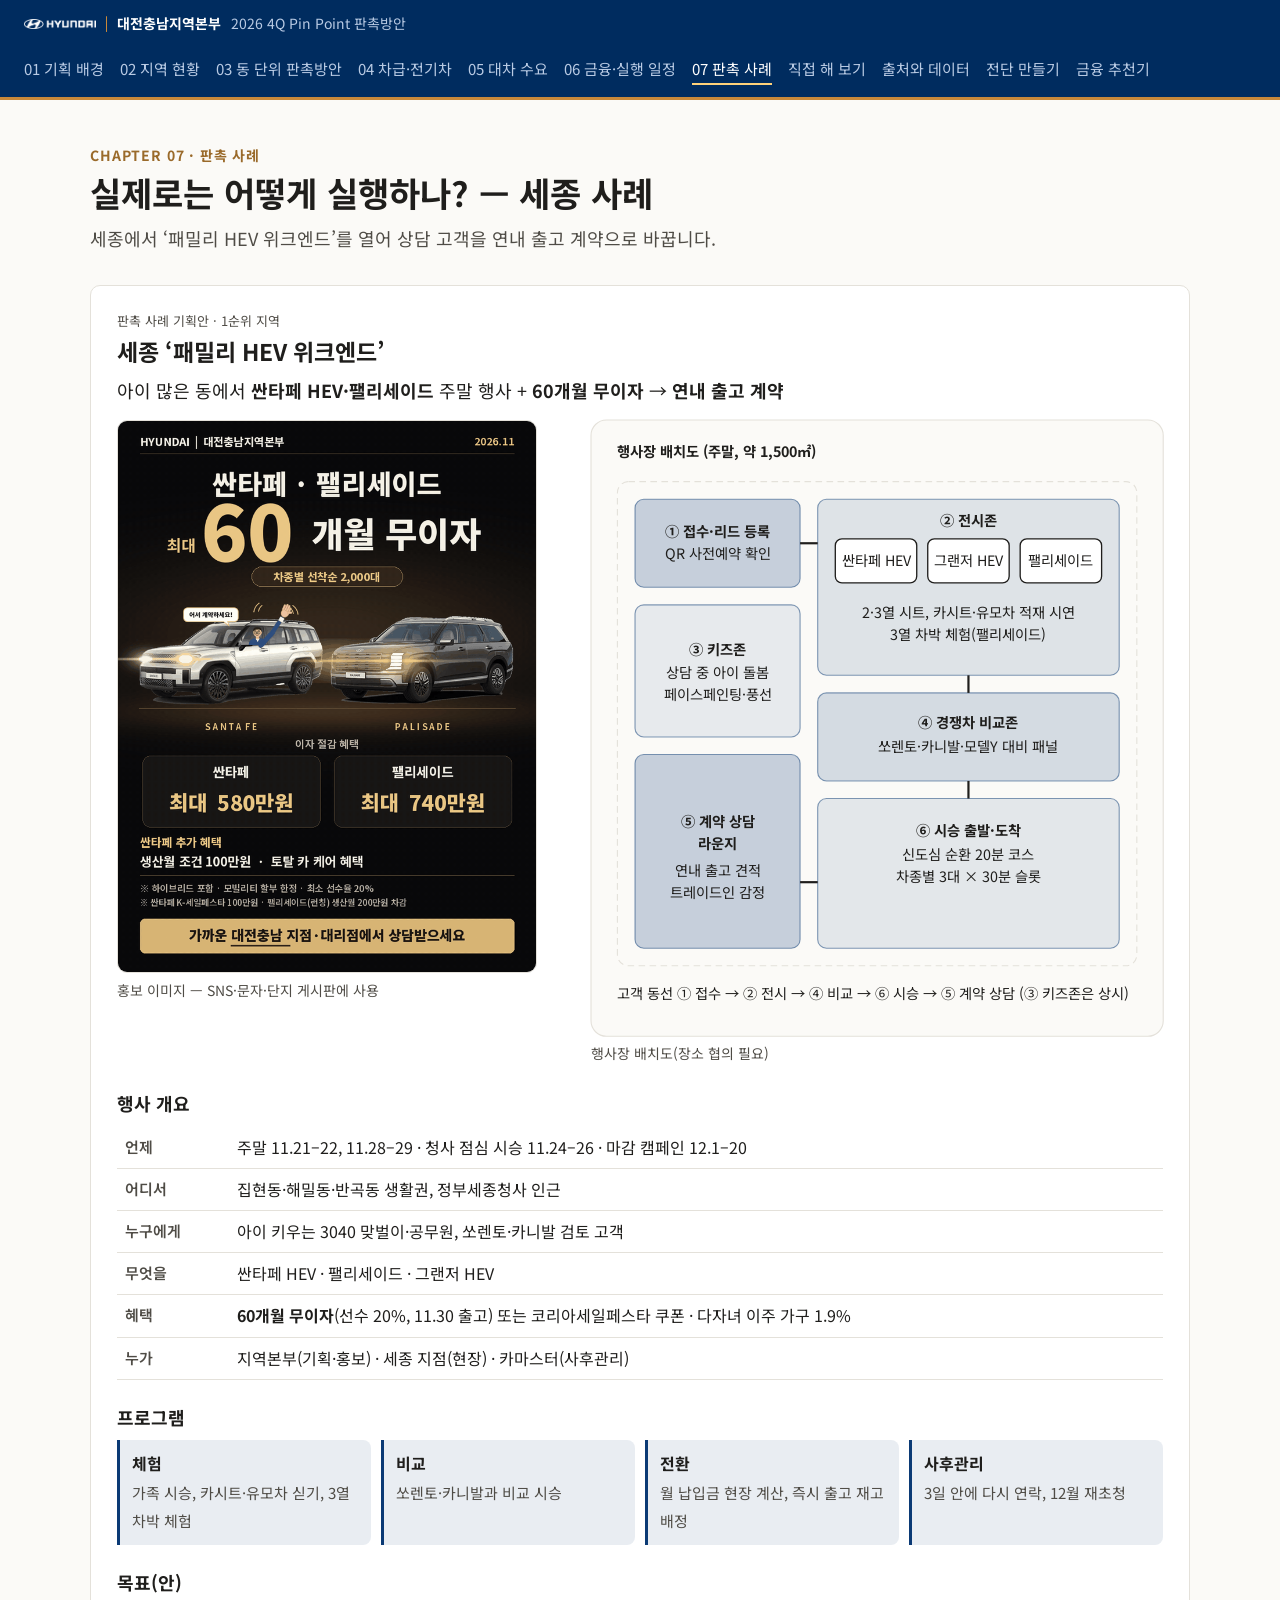
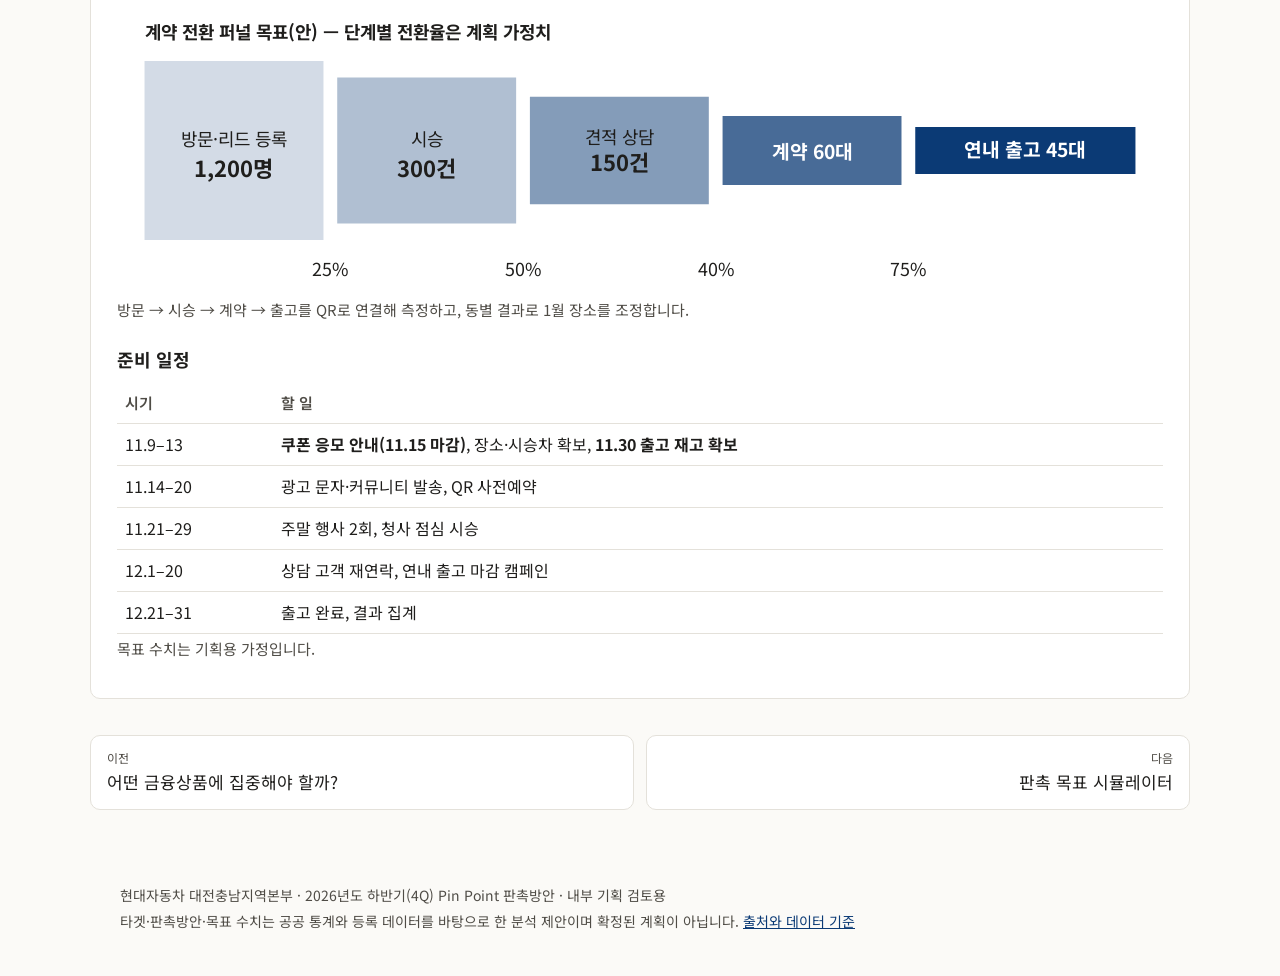
<file: docs/ch7-sejong.html>
<!DOCTYPE html>
<html lang="ko">
<head>
<meta charset="utf-8">
<meta name="viewport" content="width=device-width, initial-scale=1">
<title>실제로는 어떻게 실행하나? — 세종 사례 — 대전충남지역본부 4Q Pin Point 판촉방안</title>
<meta name="description" content="세종에서 ‘패밀리 HEV 위크엔드’를 열어 상담 고객을 연내 출고 계약으로 바꿉니다.">
<meta name="theme-color" content="#002c5f">
<meta property="og:title" content="실제로는 어떻게 실행하나? — 세종 사례 — 대전충남지역본부 4Q Pin Point 판촉방안">
<meta property="og:description" content="세종에서 ‘패밀리 HEV 위크엔드’를 열어 상담 고객을 연내 출고 계약으로 바꿉니다.">
<meta property="og:type" content="website">
<link rel="preconnect" href="https://fonts.googleapis.com">
<link rel="stylesheet" href="https://fonts.googleapis.com/css2?family=Noto+Sans+KR:wght@400;600;700&display=swap">
<link rel="stylesheet" href="style.css?v=202611081433">
</head>
<body data-page="ch7-sejong">
<header class="topbar">
  <a class="brand" href="index.html"><img src="img/hyundai-logo-white.png" alt="HYUNDAI" class="logo"><span class="bar"></span><b>대전충남지역본부</b><span class="brand-sub">2026 4Q Pin Point 판촉방안</span></a>
  <nav class="chapnav"><a href="ch1-background.html" data-key="ch1-background">01 기획 배경</a><a href="ch2-region.html" data-key="ch2-region">02 지역 현황</a><a href="ch3-pinpoint.html" data-key="ch3-pinpoint">03 동 단위 판촉방안</a><a href="ch4-market.html" data-key="ch4-market">04 차급·전기차</a><a href="ch5-replacement.html" data-key="ch5-replacement">05 대차 수요</a><a href="ch6-plan.html" data-key="ch6-plan">06 금융·실행 일정</a><a href="ch7-sejong.html" data-key="ch7-sejong">07 판촉 사례</a><a href="simulator.html" data-key="simulator">직접 해 보기</a><a href="sources.html" data-key="sources">출처와 데이터</a><a href="flyer.html" data-key="flyer">전단 만들기</a><a href="advisor.html" data-key="advisor">금융 추천기</a></nav>
</header>
<main>
  <div class="chap-head">
    <p class="chap-no">CHAPTER 07 · 판촉 사례</p>
    <h1>실제로는 어떻게 실행하나? — 세종 사례</h1>
    <p class="lede">세종에서 ‘패밀리 HEV 위크엔드’를 열어 상담 고객을 연내 출고 계약으로 바꿉니다.</p>
  </div>
  <section id="case" class="card case">
    <p class="eyebrow">판촉 사례 기획안 · 1순위 지역</p>
    <h2>세종 ‘패밀리 HEV 위크엔드’</h2>
    <p class="bg-lead">아이 많은 동에서 <b>싼타페 HEV·팰리세이드</b> 주말 행사 + <b>60개월 무이자</b> → <b>연내 출고 계약</b></p>

    <div class="case-grid">
      <figure class="fig">
        <img src="img/ad-santafe-palisade.gif" alt="싼타페·팰리세이드 최대 60개월 무이자 움직이는 광고" class="kv">
        <figcaption>홍보 이미지 — SNS·문자·단지 게시판에 사용</figcaption>
      </figure>

      <figure class="fig">
        <svg viewBox="0 0 520 560" role="img" aria-label="행사장 배치도">
          <rect width="520" height="560" rx="14" class="fig-bg"/>
          <text x="24" y="34" class="fig-t">행사장 배치도 (주말, 약 1,500㎡)</text>
          <rect x="24" y="56" width="472" height="440" rx="10" class="zone-outline"/>
          <g>
            <rect x="40" y="72" width="150" height="80" rx="8" class="zone z1"/><text x="115" y="106" class="zt">① 접수·리드 등록</text><text x="115" y="126" class="zs">QR 사전예약 확인</text>
            <rect x="206" y="72" width="274" height="160" rx="8" class="zone z2"/><text x="343" y="96" class="zt">② 전시존</text>
            <rect x="222" y="108" width="74" height="40" rx="6" class="car"/><text x="259" y="133" class="zc">싼타페 HEV</text>
            <rect x="306" y="108" width="74" height="40" rx="6" class="car"/><text x="343" y="133" class="zc">그랜저 HEV</text>
            <rect x="390" y="108" width="74" height="40" rx="6" class="car"/><text x="427" y="133" class="zc">팰리세이드</text>
            <text x="343" y="180" class="zs">2·3열 시트, 카시트·유모차 적재 시연</text>
            <text x="343" y="200" class="zs">3열 차박 체험(팰리세이드)</text>
            <rect x="40" y="168" width="150" height="120" rx="8" class="zone z3"/><text x="115" y="214" class="zt">③ 키즈존</text><text x="115" y="234" class="zs">상담 중 아이 돌봄</text><text x="115" y="254" class="zs">페이스페인팅·풍선</text>
            <rect x="206" y="248" width="274" height="80" rx="8" class="zone z4"/><text x="343" y="280" class="zt">④ 경쟁차 비교존</text><text x="343" y="302" class="zs">쏘렌토·카니발·모델Y 대비 패널</text>
            <rect x="40" y="304" width="150" height="176" rx="8" class="zone z5"/><text x="115" y="370" class="zt">⑤ 계약 상담</text><text x="115" y="390" class="zt">라운지</text><text x="115" y="414" class="zs">연내 출고 견적</text><text x="115" y="434" class="zs">트레이드인 감정</text>
            <rect x="206" y="344" width="274" height="136" rx="8" class="zone z6"/><text x="343" y="378" class="zt">⑥ 시승 출발·도착</text><text x="343" y="400" class="zs">신도심 순환 20분 코스</text><text x="343" y="420" class="zs">차종별 3대 × 30분 슬롯</text>
          </g>
          <g class="flow">
            <path d="M190 112 L206 112"/><path d="M343 232 L343 248"/><path d="M343 328 L343 344"/><path d="M206 420 L190 420"/>
          </g>
          <text x="24" y="526" class="zl">고객 동선 ① 접수 → ② 전시 → ④ 비교 → ⑥ 시승 → ⑤ 계약 상담 (③ 키즈존은 상시)</text>
        </svg>
        <figcaption>행사장 배치도(장소 협의 필요)</figcaption>
      </figure>
    </div>

    <h3>행사 개요</h3>
    <table class="plain">
      <tbody>
        <tr><th>언제</th><td>주말 11.21–22, 11.28–29 · 청사 점심 시승 11.24–26 · 마감 캠페인 12.1–20</td></tr>
        <tr><th>어디서</th><td>집현동·해밀동·반곡동 생활권, 정부세종청사 인근</td></tr>
        <tr><th>누구에게</th><td>아이 키우는 3040 맞벌이·공무원, 쏘렌토·카니발 검토 고객</td></tr>
        <tr><th>무엇을</th><td>싼타페 HEV · 팰리세이드 · 그랜저 HEV</td></tr>
        <tr><th>혜택</th><td><b>60개월 무이자</b>(선수 20%, 11.30 출고) 또는 코리아세일페스타 쿠폰 · 다자녀 이주 가구 1.9%</td></tr>
        <tr><th>누가</th><td>지역본부(기획·홍보) · 세종 지점(현장) · 카마스터(사후관리)</td></tr>
      </tbody>
    </table>

    <h3>프로그램</h3>
    <div class="prog">
      <div><b>체험</b><span>가족 시승, 카시트·유모차 싣기, 3열 차박 체험</span></div>
      <div><b>비교</b><span>쏘렌토·카니발과 비교 시승</span></div>
      <div><b>전환</b><span>월 납입금 현장 계산, 즉시 출고 재고 배정</span></div>
      <div><b>사후관리</b><span>3일 안에 다시 연락, 12월 재초청</span></div>
    </div>

    <h3>목표(안)</h3>
    <figure class="fig wide">
      <svg viewBox="0 0 760 210" role="img" aria-label="계약 전환 퍼널 목표(안)">
        <g class="funnel">
          <path d="M20 40 L150 40 L150 170 L20 170 Z" class="f1"/><path d="M160 52 L290 52 L290 158 L160 158 Z" class="f2"/><path d="M300 66 L430 66 L430 144 L300 144 Z" class="f3"/><path d="M440 80 L570 80 L570 130 L440 130 Z" class="f4"/><path d="M580 88 L740 88 L740 122 L580 122 Z" class="f5"/>
        </g>
        <g class="ft"><text x="85" y="102">방문·리드 등록</text><text x="85" y="124" class="fb">1,200명</text>
          <text x="225" y="102">시승</text><text x="225" y="124" class="fb">300건</text>
          <text x="365" y="100">견적 상담</text><text x="365" y="120" class="fb">150건</text>
          <text x="505" y="111" class="fw">계약 60대</text>
          <text x="660" y="110" class="fw">연내 출고 45대</text></g>
        <g class="fr"><text x="155" y="196">25%</text><text x="295" y="196">50%</text><text x="435" y="196">40%</text><text x="575" y="196">75%</text></g>
        <text x="20" y="24" class="fig-t">계약 전환 퍼널 목표(안) — 단계별 전환율은 계획 가정치</text>
      </svg>
    </figure>
    <p class="muted">방문 → 시승 → 계약 → 출고를 QR로 연결해 측정하고, 동별 결과로 1월 장소를 조정합니다.</p>

    <h3>준비 일정</h3>
    <table class="plain">
      <thead><tr><th>시기</th><th>할 일</th></tr></thead>
      <tbody>
        <tr><td>11.9–13</td><td><b>쿠폰 응모 안내(11.15 마감)</b>, 장소·시승차 확보, <b>11.30 출고 재고 확보</b></td></tr>
        <tr><td>11.14–20</td><td>광고 문자·커뮤니티 발송, QR 사전예약</td></tr>
        <tr><td>11.21–29</td><td>주말 행사 2회, 청사 점심 시승</td></tr>
        <tr><td>12.1–20</td><td>상담 고객 재연락, 연내 출고 마감 캠페인</td></tr>
        <tr><td>12.21–31</td><td>출고 완료, 결과 집계</td></tr>
      </tbody>
    </table>
    <p class="muted">목표 수치는 기획용 가정입니다.</p>
  </section>
  <nav class="pager"><a href="ch6-plan.html"><small>이전</small>어떤 금융상품에 집중해야 할까?</a><a href="simulator.html" class="next"><small>다음</small>판촉 목표 시뮬레이터</a></nav>
</main>
<footer class="site-foot">
  <p>현대자동차 대전충남지역본부 · 2026년도 하반기(4Q) Pin Point 판촉방안 · 내부 기획 검토용</p>
  <p>타겟·판촉방안·목표 수치는 공공 통계와 등록 데이터를 바탕으로 한 분석 제안이며 확정된 계획이 아닙니다. <a href="sources.html">출처와 데이터 기준</a></p>
</footer>
<div id="tip" class="tip" hidden></div>
<script src="data.js?v=202611081433"></script>
<script src="app.js?v=202611081433"></script>
</body>
</html>
</file>
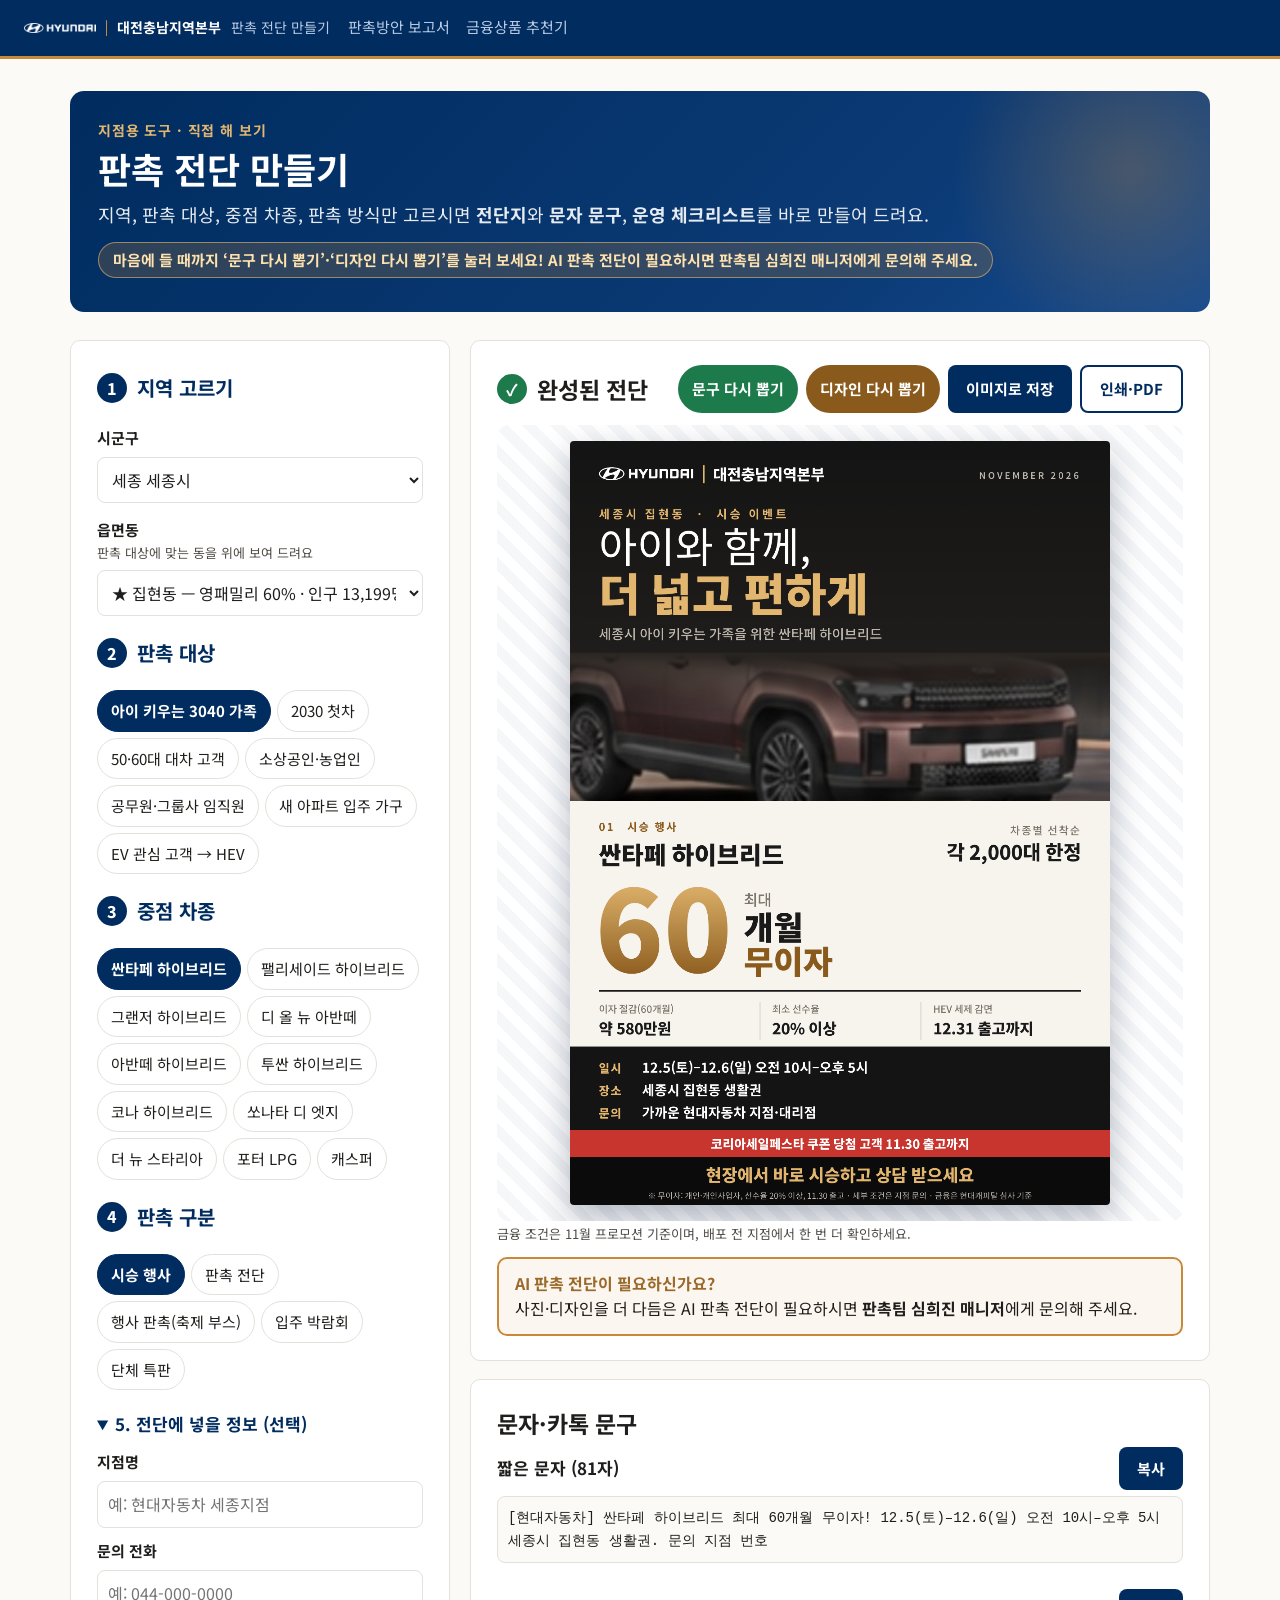
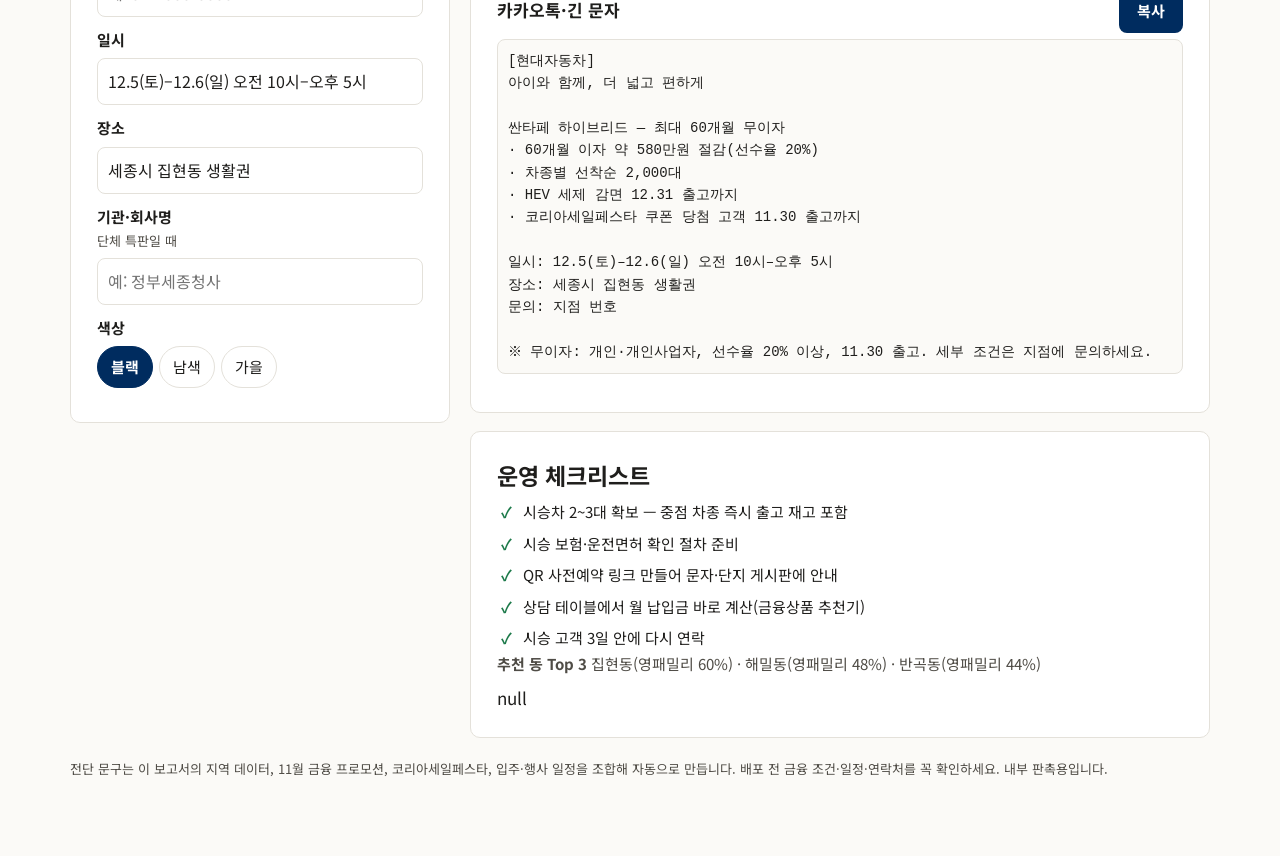
<file: docs/flyer.html>
<!DOCTYPE html>
<html lang="ko">
<head>
<meta charset="utf-8">
<meta name="viewport" content="width=device-width, initial-scale=1">
<title>판촉 전단 만들기 — 대전충남지역본부</title>
<meta name="description" content="지역·판촉 대상·중점 차종·판촉 구분을 고르면 전단지, 문자 문구, 운영 체크리스트를 자동으로 만들어 주는 대전충남지역본부 지점용 도구">
<meta name="theme-color" content="#002c5f">
<link rel="preconnect" href="https://fonts.googleapis.com">
<link rel="stylesheet" href="https://fonts.googleapis.com/css2?family=Noto+Sans+KR:wght@400;600;700;900&display=swap">
<link rel="stylesheet" href="style.css?v=202611081444">
<link rel="stylesheet" href="advisor.css?v=202611081444">
<link rel="stylesheet" href="flyer.css?v=202611081444">
</head>
<body data-page="flyer" class="adv">
<header class="topbar">
  <a class="brand" href="flyer.html"><img src="img/hyundai-logo-white.png" alt="HYUNDAI" class="logo"><span class="bar"></span><b>대전충남지역본부</b><span class="brand-sub">판촉 전단 만들기</span></a>
  <nav class="chapnav"><a href="index.html">판촉방안 보고서</a><a href="advisor.html">금융상품 추천기</a></nav>
</header>
<main class="adv-main">
  <section class="adv-hero fly-hero">
    <div class="adv-hero-text">
      <p class="chap-no">지점용 도구 · 직접 해 보기</p>
      <h1>판촉 전단 만들기</h1>
      <p class="lede">지역, 판촉 대상, 중점 차종, 판촉 방식만 고르시면 <b>전단지</b>와 <b>문자 문구</b>, <b>운영 체크리스트</b>를 바로 만들어 드려요.</p>
      <p class="adv-cheer">마음에 들 때까지 ‘문구 다시 뽑기’·‘디자인 다시 뽑기’를 눌러 보세요! AI 판촉 전단이 필요하시면 판촉팀 심희진 매니저에게 문의해 주세요.</p>
    </div>
  </section>

  <div class="fly-grid">
    <form class="card adv-form fly-form" id="fly-form" autocomplete="off" onsubmit="return false">
      <h2 class="ico-h"><span class="step-no">1</span><span>지역 고르기</span></h2>
      <label class="fld"><span>시군구</span><select id="y-sgg"></select></label>
      <label class="fld"><span>읍면동 <small>판촉 대상에 맞는 동을 위에 보여 드려요</small></span><select id="y-dong"></select></label>

      <h2 class="ico-h"><span class="step-no">2</span><span>판촉 대상</span></h2>
      <div class="chips-sel" id="y-target"></div>

      <h2 class="ico-h"><span class="step-no">3</span><span>중점 차종</span></h2>
      <div class="chips-sel" id="y-car"></div>

      <h2 class="ico-h"><span class="step-no">4</span><span>판촉 구분</span></h2>
      <div class="chips-sel" id="y-type"></div>

      <details class="fly-more" open>
        <summary>5. 전단에 넣을 정보 (선택)</summary>
        <label class="fld"><span>지점명</span><input type="text" id="y-branch" placeholder="예: 현대자동차 세종지점"></label>
        <label class="fld"><span>문의 전화</span><input type="text" id="y-phone" placeholder="예: 044-000-0000"></label>
        <label class="fld"><span>일시</span><input type="text" id="y-when" placeholder="자동으로 채워집니다"></label>
        <label class="fld"><span>장소</span><input type="text" id="y-place" placeholder="자동으로 채워집니다"></label>
        <label class="fld" id="y-org-wrap"><span>기관·회사명 <small>단체 특판일 때</small></span><input type="text" id="y-org" placeholder="예: 정부세종청사"></label>
        <div class="fld"><span>색상</span><div class="chips-sel" id="y-theme"></div></div>
      </details>
    </form>

    <div class="fly-out">
      <section class="card fly-card">
        <div class="fly-head">
          <h2 class="ico-h"><span class="step-no done">✓</span><span>완성된 전단</span></h2>
          <div class="fly-actions">
            <button type="button" class="alt-btn" id="y-reroll">문구 다시 뽑기</button>
            <button type="button" class="alt-btn design" id="y-redesign">디자인 다시 뽑기</button>
            <button type="button" class="copy-btn" id="y-png">이미지로 저장</button>
            <button type="button" class="copy-btn ghost" id="y-print">인쇄·PDF</button>
          </div>
        </div>
        <div class="fly-paper" id="y-flyer"></div>
        <p class="muted small" id="y-note"></p>
        <p class="fly-contact"><b>AI 판촉 전단이 필요하신가요?</b> 사진·디자인을 더 다듬은 AI 판촉 전단이 필요하시면 <b>판촉팀 심희진 매니저</b>에게 문의해 주세요.</p>
      </section>

      <section class="card">
        <h2>문자·카톡 문구</h2>
        <div class="sms" id="y-sms"></div>
      </section>

      <section class="card">
        <h2>운영 체크리스트</h2>
        <div id="y-check"></div>
      </section>
    </div>
  </div>
  <p class="muted small adv-foot">전단 문구는 이 보고서의 지역 데이터, 11월 금융 프로모션, 코리아세일페스타, 입주·행사 일정을 조합해 자동으로 만듭니다. 배포 전 금융 조건·일정·연락처를 꼭 확인하세요. 내부 판촉용입니다.</p>
</main>
<script src="data.js?v=202611081444"></script>
<script src="flyer.js?v=202611081444"></script>
</body>
</html>
</file>
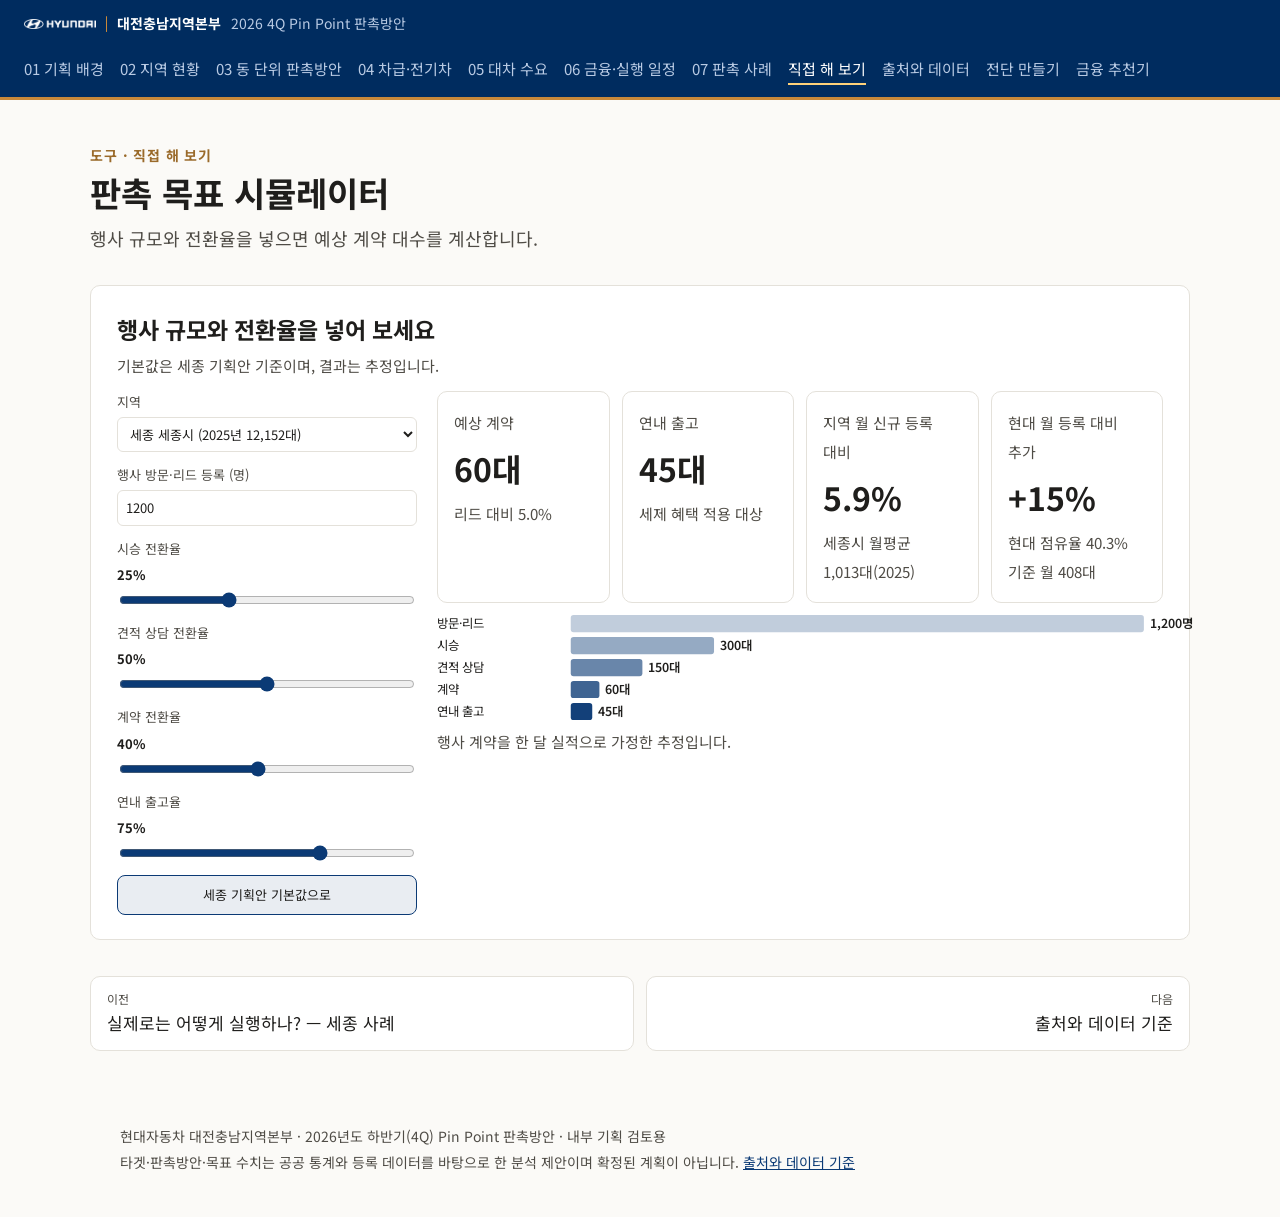
<file: docs/simulator.html>
<!DOCTYPE html>
<html lang="ko">
<head>
<meta charset="utf-8">
<meta name="viewport" content="width=device-width, initial-scale=1">
<title>판촉 목표 시뮬레이터 — 대전충남지역본부 4Q Pin Point 판촉방안</title>
<meta name="description" content="행사 규모와 전환율을 넣으면 예상 계약 대수를 계산합니다.">
<meta name="theme-color" content="#002c5f">
<meta property="og:title" content="판촉 목표 시뮬레이터 — 대전충남지역본부 4Q Pin Point 판촉방안">
<meta property="og:description" content="행사 규모와 전환율을 넣으면 예상 계약 대수를 계산합니다.">
<meta property="og:type" content="website">
<link rel="preconnect" href="https://fonts.googleapis.com">
<link rel="stylesheet" href="https://fonts.googleapis.com/css2?family=Noto+Sans+KR:wght@400;600;700&display=swap">
<link rel="stylesheet" href="style.css?v=202611081433">
</head>
<body data-page="simulator">
<header class="topbar">
  <a class="brand" href="index.html"><img src="img/hyundai-logo-white.png" alt="HYUNDAI" class="logo"><span class="bar"></span><b>대전충남지역본부</b><span class="brand-sub">2026 4Q Pin Point 판촉방안</span></a>
  <nav class="chapnav"><a href="ch1-background.html" data-key="ch1-background">01 기획 배경</a><a href="ch2-region.html" data-key="ch2-region">02 지역 현황</a><a href="ch3-pinpoint.html" data-key="ch3-pinpoint">03 동 단위 판촉방안</a><a href="ch4-market.html" data-key="ch4-market">04 차급·전기차</a><a href="ch5-replacement.html" data-key="ch5-replacement">05 대차 수요</a><a href="ch6-plan.html" data-key="ch6-plan">06 금융·실행 일정</a><a href="ch7-sejong.html" data-key="ch7-sejong">07 판촉 사례</a><a href="simulator.html" data-key="simulator">직접 해 보기</a><a href="sources.html" data-key="sources">출처와 데이터</a><a href="flyer.html" data-key="flyer">전단 만들기</a><a href="advisor.html" data-key="advisor">금융 추천기</a></nav>
</header>
<main>
  <div class="chap-head">
    <p class="chap-no">도구 · 직접 해 보기</p>
    <h1>판촉 목표 시뮬레이터</h1>
    <p class="lede">행사 규모와 전환율을 넣으면 예상 계약 대수를 계산합니다.</p>
  </div>
  <section id="sim" class="card">
    <h2>행사 규모와 전환율을 넣어 보세요</h2>
    <p class="muted">기본값은 세종 기획안 기준이며, 결과는 추정입니다.</p>
    <div class="sim">
      <form class="sim-in" id="sim-form" autocomplete="off">
        <label>지역 <select id="sim-area"></select></label>
        <label>행사 방문·리드 등록 (명) <input type="number" id="sim-leads" min="0" step="50" value="1200"></label>
        <label>시승 전환율 <span class="val" id="v-drive"></span><input type="range" id="sim-drive" min="5" max="60" value="25"></label>
        <label>견적 상담 전환율 <span class="val" id="v-quote"></span><input type="range" id="sim-quote" min="10" max="90" value="50"></label>
        <label>계약 전환율 <span class="val" id="v-close"></span><input type="range" id="sim-close" min="5" max="80" value="40"></label>
        <label>연내 출고율 <span class="val" id="v-deliv"></span><input type="range" id="sim-deliv" min="20" max="100" value="75"></label>
        <button type="button" id="sim-reset">세종 기획안 기본값으로</button>
      </form>
      <div class="sim-out">
        <div class="tiles" id="sim-tiles"></div>
        <div id="sim-funnel"></div>
        <p class="note" id="sim-note"></p>
      </div>
    </div>
  </section>
  <nav class="pager"><a href="ch7-sejong.html"><small>이전</small>실제로는 어떻게 실행하나? — 세종 사례</a><a href="sources.html" class="next"><small>다음</small>출처와 데이터 기준</a></nav>
</main>
<footer class="site-foot">
  <p>현대자동차 대전충남지역본부 · 2026년도 하반기(4Q) Pin Point 판촉방안 · 내부 기획 검토용</p>
  <p>타겟·판촉방안·목표 수치는 공공 통계와 등록 데이터를 바탕으로 한 분석 제안이며 확정된 계획이 아닙니다. <a href="sources.html">출처와 데이터 기준</a></p>
</footer>
<div id="tip" class="tip" hidden></div>
<script src="data.js?v=202611081433"></script>
<script src="app.js?v=202611081433"></script>
</body>
</html>
</file>
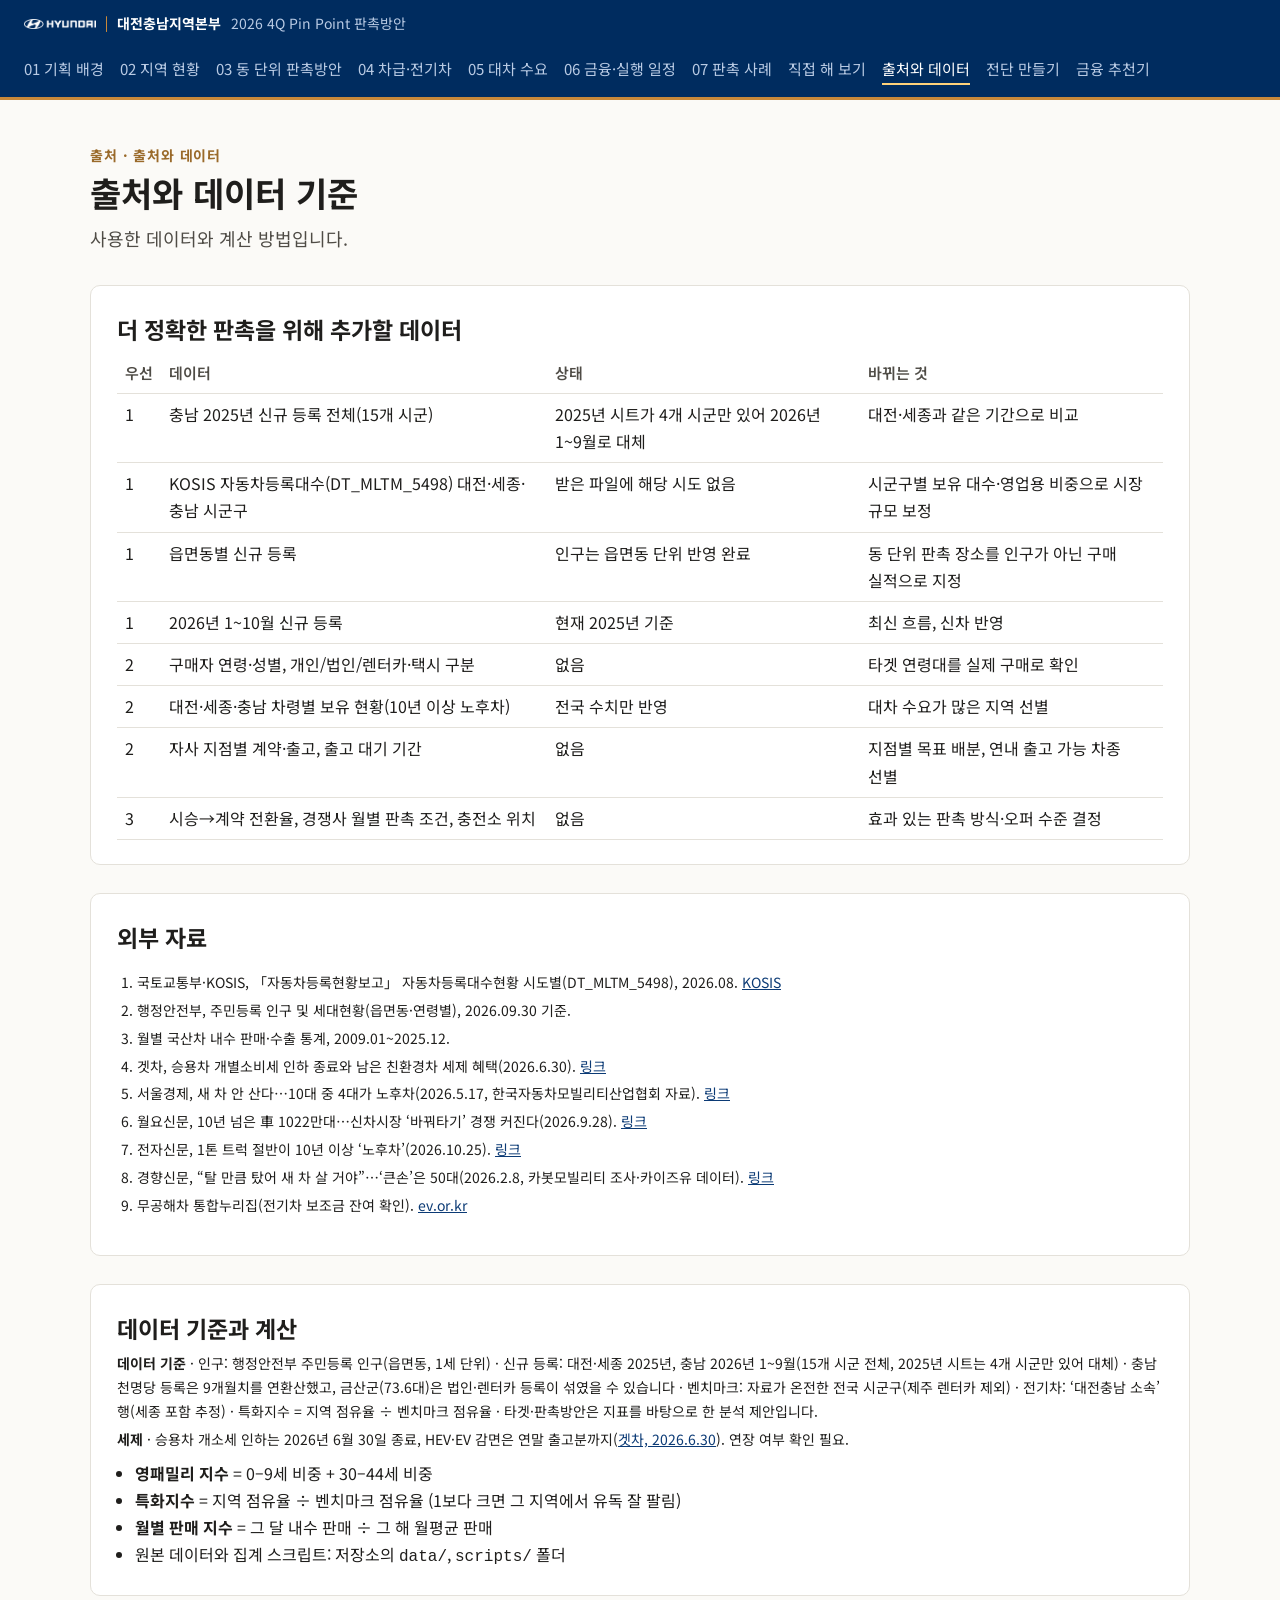
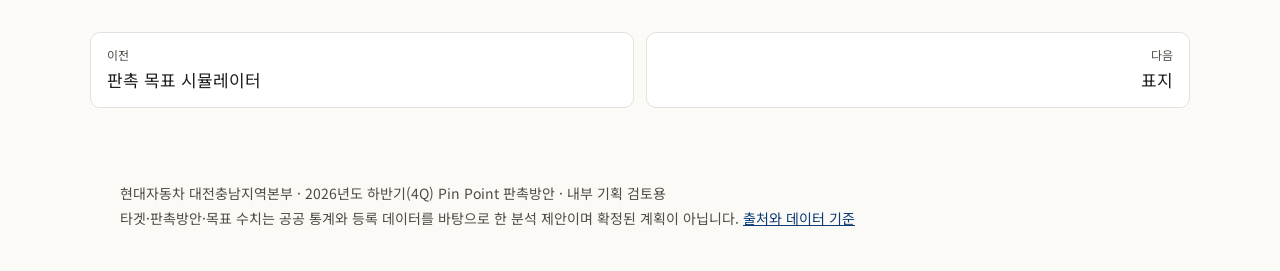
<file: docs/sources.html>
<!DOCTYPE html>
<html lang="ko">
<head>
<meta charset="utf-8">
<meta name="viewport" content="width=device-width, initial-scale=1">
<title>출처와 데이터 기준 — 대전충남지역본부 4Q Pin Point 판촉방안</title>
<meta name="description" content="사용한 데이터와 계산 방법입니다.">
<meta name="theme-color" content="#002c5f">
<meta property="og:title" content="출처와 데이터 기준 — 대전충남지역본부 4Q Pin Point 판촉방안">
<meta property="og:description" content="사용한 데이터와 계산 방법입니다.">
<meta property="og:type" content="website">
<link rel="preconnect" href="https://fonts.googleapis.com">
<link rel="stylesheet" href="https://fonts.googleapis.com/css2?family=Noto+Sans+KR:wght@400;600;700&display=swap">
<link rel="stylesheet" href="style.css?v=202611081433">
</head>
<body data-page="sources">
<header class="topbar">
  <a class="brand" href="index.html"><img src="img/hyundai-logo-white.png" alt="HYUNDAI" class="logo"><span class="bar"></span><b>대전충남지역본부</b><span class="brand-sub">2026 4Q Pin Point 판촉방안</span></a>
  <nav class="chapnav"><a href="ch1-background.html" data-key="ch1-background">01 기획 배경</a><a href="ch2-region.html" data-key="ch2-region">02 지역 현황</a><a href="ch3-pinpoint.html" data-key="ch3-pinpoint">03 동 단위 판촉방안</a><a href="ch4-market.html" data-key="ch4-market">04 차급·전기차</a><a href="ch5-replacement.html" data-key="ch5-replacement">05 대차 수요</a><a href="ch6-plan.html" data-key="ch6-plan">06 금융·실행 일정</a><a href="ch7-sejong.html" data-key="ch7-sejong">07 판촉 사례</a><a href="simulator.html" data-key="simulator">직접 해 보기</a><a href="sources.html" data-key="sources">출처와 데이터</a><a href="flyer.html" data-key="flyer">전단 만들기</a><a href="advisor.html" data-key="advisor">금융 추천기</a></nav>
</header>
<main>
  <div class="chap-head">
    <p class="chap-no">출처 · 출처와 데이터</p>
    <h1>출처와 데이터 기준</h1>
    <p class="lede">사용한 데이터와 계산 방법입니다.</p>
  </div>
  <section id="data" class="card">
    <h2>더 정확한 판촉을 위해 추가할 데이터</h2>
    <table class="plain">
      <thead><tr><th>우선</th><th>데이터</th><th>상태</th><th>바뀌는 것</th></tr></thead>
      <tbody>
        <tr><td>1</td><td>충남 2025년 신규 등록 전체(15개 시군)</td><td>2025년 시트가 4개 시군만 있어 2026년 1~9월로 대체</td><td>대전·세종과 같은 기간으로 비교</td></tr>
        <tr><td>1</td><td>KOSIS 자동차등록대수(DT_MLTM_5498) 대전·세종·충남 시군구</td><td>받은 파일에 해당 시도 없음</td><td>시군구별 보유 대수·영업용 비중으로 시장 규모 보정</td></tr>
        <tr><td>1</td><td>읍면동별 신규 등록</td><td>인구는 읍면동 단위 반영 완료</td><td>동 단위 판촉 장소를 인구가 아닌 구매 실적으로 지정</td></tr>
        <tr><td>1</td><td>2026년 1~10월 신규 등록</td><td>현재 2025년 기준</td><td>최신 흐름, 신차 반영</td></tr>
        <tr><td>2</td><td>구매자 연령·성별, 개인/법인/렌터카·택시 구분</td><td>없음</td><td>타겟 연령대를 실제 구매로 확인</td></tr>
        <tr><td>2</td><td>대전·세종·충남 차령별 보유 현황(10년 이상 노후차)</td><td>전국 수치만 반영</td><td>대차 수요가 많은 지역 선별</td></tr>
        <tr><td>2</td><td>자사 지점별 계약·출고, 출고 대기 기간</td><td>없음</td><td>지점별 목표 배분, 연내 출고 가능 차종 선별</td></tr>
        <tr><td>3</td><td>시승→계약 전환율, 경쟁사 월별 판촉 조건, 충전소 위치</td><td>없음</td><td>효과 있는 판촉 방식·오퍼 수준 결정</td></tr>
      </tbody>
    </table>
  </section>
  <section id="refs" class="card">
    <h2>외부 자료</h2>
    <ol class="refs">
      <li id="ref-1">국토교통부·KOSIS, 「자동차등록현황보고」 자동차등록대수현황 시도별(DT_MLTM_5498), 2026.08. <a href="https://kosis.kr/statHtml/statHtml.do?orgId=116&amp;tblId=DT_MLTM_5498&amp;conn_path=I3">KOSIS</a></li>
      <li id="ref-2">행정안전부, 주민등록 인구 및 세대현황(읍면동·연령별), 2026.09.30 기준.</li>
      <li id="ref-3">월별 국산차 내수 판매·수출 통계, 2009.01~2025.12.</li>
      <li id="ref-4">겟차, 승용차 개별소비세 인하 종료와 남은 친환경차 세제 혜택(2026.6.30). <a href="https://web.getcha.kr/articles/trend-car-excise-tax-end-2026">링크</a></li>
      <li id="ref-5">서울경제, 새 차 안 산다…10대 중 4대가 노후차(2026.5.17, 한국자동차모빌리티산업협회 자료). <a href="https://v.daum.net/v/20260517174306648">링크</a></li>
      <li id="ref-6">월요신문, 10년 넘은 車 1022만대…신차시장 ‘바꿔타기’ 경쟁 커진다(2026.9.28). <a href="https://www.wolyo.co.kr/news/articleView.html?idxno=318367">링크</a></li>
      <li id="ref-7">전자신문, 1톤 트럭 절반이 10년 이상 ‘노후차’(2026.10.25). <a href="https://www.etnews.com/20261023000149">링크</a></li>
      <li id="ref-8">경향신문, “탈 만큼 탔어 새 차 살 거야”…‘큰손’은 50대(2026.2.8, 카봇모빌리티 조사·카이즈유 데이터). <a href="https://www.khan.co.kr/article/202602081950005">링크</a></li>
      <li id="ref-9">무공해차 통합누리집(전기차 보조금 잔여 확인). <a href="https://ev.or.kr">ev.or.kr</a></li>
    </ol>
  </section>
  <section id="notes" class="card">
    <h2>데이터 기준과 계산</h2>
    <div class="notes">
    <p><b>데이터 기준</b> · 인구: 행정안전부 주민등록 인구(읍면동, 1세 단위) · 신규 등록: 대전·세종 2025년, 충남 2026년 1~9월(15개 시군 전체, 2025년 시트는 4개 시군만 있어 대체) · 충남 천명당 등록은 9개월치를 연환산했고, 금산군(73.6대)은 법인·렌터카 등록이 섞였을 수 있습니다 · 벤치마크: 자료가 온전한 전국 시군구(제주 렌터카 제외) · 전기차: ‘대전충남 소속’ 행(세종 포함 추정) · 특화지수 = 지역 점유율 ÷ 벤치마크 점유율 · 타겟·판촉방안은 지표를 바탕으로 한 분석 제안입니다.</p>
    <p><b>세제</b> · 승용차 개소세 인하는 2026년 6월 30일 종료, HEV·EV 감면은 연말 출고분까지(<a href="https://web.getcha.kr/articles/trend-car-excise-tax-end-2026">겟차, 2026.6.30</a>). 연장 여부 확인 필요.</p>
  </div>
    <ul class="kpi">
      <li><b>영패밀리 지수</b> = 0–9세 비중 + 30–44세 비중</li>
      <li><b>특화지수</b> = 지역 점유율 ÷ 벤치마크 점유율 (1보다 크면 그 지역에서 유독 잘 팔림)</li>
      <li><b>월별 판매 지수</b> = 그 달 내수 판매 ÷ 그 해 월평균 판매</li>
      <li>원본 데이터와 집계 스크립트: 저장소의 <code>data/</code>, <code>scripts/</code> 폴더</li>
    </ul>
  </section>
  <nav class="pager"><a href="simulator.html"><small>이전</small>판촉 목표 시뮬레이터</a><a href="index.html" class="next"><small>다음</small>표지</a></nav>
</main>
<footer class="site-foot">
  <p>현대자동차 대전충남지역본부 · 2026년도 하반기(4Q) Pin Point 판촉방안 · 내부 기획 검토용</p>
  <p>타겟·판촉방안·목표 수치는 공공 통계와 등록 데이터를 바탕으로 한 분석 제안이며 확정된 계획이 아닙니다. <a href="sources.html">출처와 데이터 기준</a></p>
</footer>
<div id="tip" class="tip" hidden></div>
<script src="data.js?v=202611081433"></script>
<script src="app.js?v=202611081433"></script>
</body>
</html>
</file>
<file: docs/style.css>
:root {
  --bg: #fbfaf7; --panel: #ffffff; --fg: #1f1e1c; --muted: #6b6862; --line: #e4e1da;
  --accent: #2b6fd6; --accent-soft: rgba(43, 111, 214, .12); --grey: #b9b5ac;
  --bad: #c2453b; --good: #2f8a57;
  --sans: "Pretendard", "Noto Sans KR", "Apple SD Gothic Neo", system-ui, sans-serif;
}
@media (prefers-color-scheme: dark) {
  :root { --bg: #1b1a18; --panel: #242320; --fg: #ece9e3; --muted: #a29e96; --line: #3a3833;
    --accent: #6aa0ef; --accent-soft: rgba(106, 160, 239, .16); --grey: #67635b; --bad: #e07a70; --good: #6cc093; }
}
* { box-sizing: border-box; }
body { margin: 0; background: var(--bg); color: var(--fg); font: 15px/1.6 var(--sans); }
main { max-width: 1080px; margin: 0 auto; padding: 32px 20px 64px; display: flex; flex-direction: column; gap: 24px; }
h1 { font-size: 30px; line-height: 1.25; margin: 4px 0 10px; font-weight: 700; }
h2 { font-size: 19px; margin: 0 0 4px; }
h3 { font-size: 16px; margin: 6px 0; }
a { color: var(--accent); }
.eyebrow { margin: 0; color: var(--muted); font-size: 13px; }
.lede { margin: 0; max-width: 60rem; }
.meta, .muted { color: var(--muted); font-size: 13px; margin: 2px 0 12px; }
.note { font-size: 13px; color: var(--muted); margin: 0 0 8px; }
.card { background: var(--panel); border: 1px solid var(--line); border-radius: 10px; padding: 20px; min-width: 0; }
.tiles { display: grid; grid-template-columns: repeat(auto-fit, minmax(min(100%, 220px), 1fr)); gap: 12px; }
.tile { background: var(--panel); border: 1px solid var(--line); border-radius: 10px; padding: 16px; }
.tile .big { display: block; font-size: 28px; font-weight: 700; font-variant-numeric: tabular-nums; margin: 4px 0; }
.tile .big.bad { color: var(--bad); }
.tile span { font-size: 13px; color: var(--muted); }
.toc { display: flex; flex-wrap: wrap; gap: 6px 14px; font-size: 14px; position: sticky; top: 0; background: var(--bg); padding: 8px 0; z-index: 3; border-bottom: 1px solid var(--line); }
.toc a { text-decoration: none; }
.tabs { display: flex; flex-wrap: wrap; gap: 6px; margin: 8px 0 12px; }
.tabs button, .crumbs button { font: inherit; font-size: 13px; padding: 5px 14px; border-radius: 999px; border: 1px solid var(--line); background: var(--panel); color: var(--fg); cursor: pointer; }
.tabs button[aria-pressed="true"] { background: var(--accent-soft); border-color: var(--accent); font-weight: 600; }
.crumbs { display: flex; align-items: center; gap: 6px; flex-wrap: wrap; margin: 6px 0 12px; font-size: 13px; color: var(--muted); }
.crumbs button { padding: 3px 10px; }
.crumbs b { color: var(--fg); }
.sido-cards { display: grid; grid-template-columns: repeat(auto-fit, minmax(min(100%, 180px), 1fr)); gap: 10px; margin-bottom: 14px; }
.sido-cards button { text-align: left; font: inherit; color: var(--fg); background: var(--panel); border: 1px solid var(--line); border-radius: 8px; padding: 12px 14px; cursor: pointer; }
.sido-cards button[aria-pressed="true"] { border: 2px solid var(--accent); background: var(--accent-soft); padding: 11px 13px; }
.sido-cards b { display: block; font-size: 16px; }
.sido-cards small { color: var(--muted); display: block; }
.legend { display: flex; flex-wrap: wrap; gap: 4px 14px; font-size: 12px; color: var(--muted); margin: 4px 0 8px; }
.legend i { display: inline-block; width: 10px; height: 10px; border-radius: 2px; margin-right: 4px; vertical-align: -1px; background: var(--accent); }
.table { overflow-x: auto; }
.row { display: grid; grid-template-columns: 9.5rem minmax(140px, 1fr) 5.5rem 4.2rem 4.2rem 4.2rem 4.6rem; gap: 8px; align-items: center; padding: 5px 6px; border-bottom: 1px solid var(--line); font-size: 13px; font-variant-numeric: tabular-nums; min-width: 640px; }
.row.head { color: var(--muted); font-size: 12px; border-bottom-color: var(--fg); position: sticky; top: 0; background: var(--panel); }
.row.click { cursor: pointer; }
.row.click:hover { background: var(--accent-soft); }
.row.on { background: var(--accent-soft); font-weight: 600; }
.row.bench { color: var(--muted); }
.row .num { text-align: right; }
.row .hi { color: var(--accent); font-weight: 600; }
.row .sub { color: var(--muted); font-weight: 400; margin-left: 6px; font-size: 12px; }
.bar { display: flex; height: 14px; border-radius: 3px; overflow: hidden; }
.bar span { display: block; height: 100%; background: var(--accent); }
.detail { border: 1px solid var(--accent); background: var(--accent-soft); border-radius: 8px; padding: 12px 16px; margin: 4px 0 14px; font-size: 14px; }
.detail h3 { margin: 0 0 4px; }
.detail p { margin: 2px 0; }
.detail .target { color: var(--accent); font-weight: 600; }
svg { display: block; width: 100%; height: auto; overflow: visible; font-family: var(--sans); }
svg text:not([font-size]) { font-size: 12px; }
svg text:not([fill]) { fill: var(--fg); }
section { scroll-margin-top: 48px; }
svg .muted { fill: var(--muted); }
svg .click { cursor: pointer; }
svg .click:hover .hit { fill: var(--accent-soft); }
.plans { display: grid; grid-template-columns: repeat(auto-fit, minmax(min(100%, 320px), 1fr)); gap: 12px; margin-top: 10px; }
.plan .why { font-size: 13px; color: var(--muted); margin: 0 0 8px; }
.plan dl { display: grid; grid-template-columns: 5.2rem 1fr; gap: 4px 10px; margin: 0; font-size: 14px; }
.plan dt { color: var(--muted); font-size: 13px; }
.plan dd { margin: 0; }
.pill { display: inline-block; font-size: 12px; border: 1px solid var(--line); color: var(--muted); border-radius: 999px; padding: 0 10px; }
.pill.p1 { color: var(--bad); border-color: currentColor; }
table.plain { border-collapse: collapse; width: 100%; font-size: 14px; }
table.plain th, table.plain td { text-align: left; padding: 7px 8px; border-bottom: 1px solid var(--line); vertical-align: top; }
table.plain th { color: var(--muted); font-weight: 600; font-size: 13px; }
footer p { margin: 4px 0; }
.tip { position: fixed; pointer-events: none; background: var(--panel); border: 1px solid var(--line); border-radius: 6px; padding: 6px 10px; font-size: 12px; box-shadow: 0 4px 14px rgba(0,0,0,.12); z-index: 10; white-space: nowrap; }

/* 기획 배경 */
.bg h3 { font-size: 15px; margin: 0 0 4px; }
.bg p { margin: 0; font-size: 14px; }
.bg-lead { font-size: 16px !important; margin: 4px 0 14px !important; }
.bg-grid { display: grid; grid-template-columns: repeat(auto-fit, minmax(min(100%, 280px), 1fr)); gap: 16px; margin-bottom: 16px; }
.goals, .prog { display: grid; grid-template-columns: repeat(auto-fit, minmax(min(100%, 210px), 1fr)); gap: 10px; }
.goals div, .prog div { border-left: 3px solid var(--accent); background: var(--accent-soft); border-radius: 0 8px 8px 0; padding: 10px 12px; }
.goals b, .prog b { display: block; font-size: 14px; }
.goals span, .prog span { font-size: 13px; color: var(--muted); }
/* 판촉 사례 기획안 */
.case h3 { margin: 22px 0 8px; }
.case-grid { display: grid; grid-template-columns: minmax(0, 0.8fr) minmax(0, 1fr); gap: 16px; align-items: start; }
@media (max-width: 760px) { .case-grid { grid-template-columns: 1fr; } }
.fig { margin: 0; }
.fig figcaption { font-size: 12px; color: var(--muted); margin-top: 6px; }
.fig svg text { font-family: var(--sans); }
.fig-bg { fill: var(--bg); stroke: var(--line); }
.fig-t { fill: var(--fg); font-size: 14px; font-weight: 700; }
.zone-outline { fill: none; stroke: var(--line); stroke-dasharray: 6 4; }
.zone { stroke: var(--accent); stroke-opacity: .5; fill: var(--accent); }
.z1, .z5 { fill-opacity: .22; } .z2 { fill-opacity: .12; } .z3 { fill-opacity: .08; } .z4 { fill-opacity: .16; } .z6 { fill-opacity: .1; }
.car { fill: var(--panel); stroke: var(--fg); stroke-width: 1.2; }
.zt { fill: var(--fg); font-size: 14px; font-weight: 700; text-anchor: middle; }
.zs { fill: var(--muted); font-size: 12px; text-anchor: middle; }
.zc { fill: var(--fg); font-size: 11px; text-anchor: middle; }
.flow path { stroke: var(--fg); stroke-width: 2; fill: none; marker-end: none; }
.funnel path { fill: var(--accent); }
.f1 { fill-opacity: .18; } .f2 { fill-opacity: .32; } .f3 { fill-opacity: .5; } .f4 { fill-opacity: .75; } .f5 { fill-opacity: 1; }
.ft text { fill: var(--fg); font-size: 13px; text-anchor: middle; }
.ft .fb { font-size: 16px; font-weight: 700; }
.ft .fw { fill: #fff; font-weight: 700; font-size: 14px; }
.fr text { fill: var(--muted); font-size: 12px; text-anchor: middle; }
.zl { fill: var(--muted); font-size: 12px; }
.kpi { margin: 8px 0 0; padding-left: 18px; font-size: 14px; }
table.plain th[scope], .case table.plain tbody th { width: 7rem; color: var(--muted); }

.rbar rect { fill: var(--accent); }
.rbar text { fill: var(--fg); font-size: 13px; text-anchor: middle; }
.rbar .rl { fill: var(--muted); font-size: 12px; }
.rbar .rl2, .rl2 { text-anchor: start; font-size: 13px; fill: var(--fg); }
.rbar .rs { text-anchor: start; }
.rbar .rb { font-weight: 700; }
.muted2 { fill: var(--muted) !important; font-size: 12px !important; }

/* ===== 사이트 구조 (표지 + 장별 페이지) ===== */
:root { --navy: #0f2c5c; }
.topbar { position: sticky; top: 0; z-index: 5; background: var(--navy); color: #fff; display: flex; align-items: center; gap: 18px; padding: 10px 20px; flex-wrap: wrap; }
.topbar .brand { color: #cfe0fb; text-decoration: none; font-size: 14px; white-space: nowrap; }
.topbar .brand b { color: #fff; }
.chapnav { display: flex; gap: 4px 12px; flex-wrap: wrap; font-size: 13px; }
.chapnav a { color: #cfe0fb; text-decoration: none; padding: 2px 0; border-bottom: 2px solid transparent; }
.chapnav a:hover, .chapnav a[aria-current="page"] { color: #fff; border-bottom-color: #ffd27a; }
.toc { display: none; }
.chap-head { padding: 12px 0 4px; }
.chap-no { color: var(--accent); font-size: 12px; font-weight: 700; letter-spacing: .06em; margin: 0 0 4px; }
.chap-head h1 { font-size: 30px; margin: 0 0 8px; }
.chap-head .lede { color: var(--muted); }
.pager { display: grid; grid-template-columns: 1fr 1fr; gap: 12px; margin-top: 8px; }
.pager a { display: block; border: 1px solid var(--line); border-radius: 10px; padding: 12px 16px; text-decoration: none; color: var(--fg); background: var(--panel); }
.pager a:hover { border-color: var(--accent); }
.pager .next { text-align: right; }
.pager small { display: block; color: var(--muted); font-size: 12px; }
.site-foot { max-width: 1080px; margin: 0 auto; padding: 8px 20px 40px; color: var(--muted); font-size: 12px; }
.site-foot p { margin: 2px 0; }
.sec-title { margin: 8px 0 12px; }

/* 표지 */
.hero { background: linear-gradient(135deg, var(--navy), #2b6fd6); color: #fff; border-radius: 14px; padding: 36px 32px; }
.hero .eyebrow { color: #ffd27a; font-weight: 700; }
.hero h1 { font-size: 44px; margin: 6px 0 10px; }
.hero-sub { font-size: 18px; margin: 0 0 12px; max-width: 46rem; }
.hero-meta { color: #cfe0fb; font-size: 13px; margin: 0; }
.verdict { border-left: 5px solid var(--accent); }
.verdict h2 { font-size: 21px; margin-bottom: 8px; }
.verdict p { margin: 0 0 8px; }
.links a { margin-right: 14px; font-weight: 600; }
dl.five { display: grid; grid-template-columns: 5.5rem 1fr; gap: 10px 14px; margin: 8px 0 0; }
dl.five dt { font-weight: 700; color: var(--accent); }
dl.five dd { margin: 0; }
.qcards { display: grid; grid-template-columns: repeat(auto-fit, minmax(min(100%, 240px), 1fr)); gap: 12px; }
.qcard { display: flex; flex-direction: column; gap: 6px; background: var(--panel); border: 1px solid var(--line); border-radius: 10px; padding: 16px; text-decoration: none; color: var(--fg); min-height: 132px; }
.qcard:hover { border-color: var(--accent); box-shadow: 0 4px 16px rgba(15, 44, 92, .08); }
.qcard span { color: var(--accent); font-size: 12px; font-weight: 700; }
.qcard b { font-size: 17px; line-height: 1.35; }
.qcard em { font-style: normal; color: var(--muted); font-size: 13px; margin-top: auto; }
.qcard.tool { background: var(--accent-soft); border-color: var(--accent); }
.flow-cols { display: grid; grid-template-columns: 190px 1fr 190px; font-size: 12px; color: var(--muted); font-weight: 700; margin-bottom: 4px; }
.flow-cols span:nth-child(2) { text-align: center; }
.flow-cols span:nth-child(3) { text-align: right; padding-right: 10px; }
.flow-n:hover rect { stroke: var(--accent); stroke-width: 2.5; }

/* 표지 지도 + 차종 카드 */
.mapsum-grid { display: grid; grid-template-columns: minmax(0, 1fr) minmax(0, 1.05fr); gap: 20px; align-items: start; margin-top: 8px; }
@media (max-width: 820px) { .mapsum-grid { grid-template-columns: 1fr; } }
.tile-g:hover rect { stroke: var(--fg); }
.map-panel h3 { font-size: 18px; margin: 0 0 10px; }
.sub-h { font-size: 13px; font-weight: 700; color: var(--muted); margin: 12px 0 6px; }
.mcards { display: grid; grid-template-columns: repeat(3, minmax(0, 1fr)); gap: 8px; }
.mcard { position: relative; border: 1px solid var(--line); border-radius: 10px; padding: 10px 10px 8px; display: flex; flex-direction: column; gap: 2px; background: var(--panel); }
.mcard.hy { border-color: var(--accent); }
.mcard b { font-size: 13px; line-height: 1.3; }
.mcard .share { font-size: 12px; color: var(--muted); }
.mcard .rank { position: absolute; top: 6px; left: 8px; font-weight: 700; font-size: 16px; color: var(--muted); }
.mcard .tag { position: absolute; top: 8px; right: 8px; font-size: 10px; border-radius: 999px; padding: 0 6px; }
.tag-hy { background: var(--accent); color: #fff; }
.tag-cp { background: var(--line); color: var(--muted); }
.car-ico { width: 100%; height: 44px; margin: 14px 0 4px; }
.mcards.focus .mcard { border: 2px solid var(--accent); background: var(--accent-soft); }
.mcard .badge { position: absolute; top: 6px; left: 8px; font-size: 10px; font-weight: 700; color: #fff; background: var(--bad); border-radius: 999px; padding: 1px 7px; }
.map-panel .note { margin-top: 6px; color: var(--bad); }

/* 시뮬레이터 */
.sim { display: grid; grid-template-columns: minmax(0, 300px) minmax(0, 1fr); gap: 20px; align-items: start; }
@media (max-width: 820px) { .sim { grid-template-columns: 1fr; } }
.sim-in { display: flex; flex-direction: column; gap: 12px; font-size: 13px; }
.sim-in label { display: flex; flex-direction: column; gap: 4px; color: var(--muted); }
.sim-in .val { color: var(--fg); font-weight: 700; }
.sim-in select, .sim-in input[type=number] { font: inherit; padding: 6px 8px; border: 1px solid var(--line); border-radius: 6px; background: var(--panel); color: var(--fg); }
.sim-in input[type=range] { accent-color: var(--accent); }
.sim-in button { font: inherit; padding: 8px; border-radius: 8px; border: 1px solid var(--accent); background: var(--accent-soft); color: var(--fg); cursor: pointer; }
.sim-out .tiles { grid-template-columns: repeat(auto-fit, minmax(min(100%, 170px), 1fr)); margin-bottom: 12px; }

/* 출처 */
ol.refs { padding-left: 20px; font-size: 14px; }
ol.refs li { margin: 4px 0; }
.notes p { margin: 4px 0; font-size: 14px; }

/* 금융 프로모션 */
.finance { border-top: 4px solid #c8893a; }
.fin-grid { display: grid; grid-template-columns: minmax(0, 0.9fr) minmax(0, 1.1fr); gap: 20px; align-items: start; }
@media (max-width: 860px) { .fin-grid { grid-template-columns: 1fr; } }
.fig img { width: 100%; height: auto; display: block; border-radius: 10px; border: 1px solid var(--line); }
.poster .tabs { margin-top: 0; }
.offers { display: flex; flex-direction: column; gap: 10px; }
.offer { border: 1px solid var(--line); border-radius: 10px; padding: 12px 16px; background: var(--panel); }
.offer.hot { border: 2px solid #c8893a; background: rgba(200, 137, 58, .08); }
.offer h3 { margin: 2px 0 4px; font-size: 17px; }
.offer h3 em { font-style: normal; color: #b3711f; }
.offer p { margin: 2px 0; font-size: 13px; color: var(--muted); }
.offer .use { color: var(--fg); }
.offer .use b { color: var(--accent); margin-right: 6px; }
.ofno { font-size: 11px; font-weight: 700; letter-spacing: .08em; color: #b3711f; }
.warn { margin: 0; font-size: 13px; border-left: 3px solid var(--bad); padding: 8px 12px; background: rgba(194, 69, 59, .07); border-radius: 0 8px 8px 0; }
.warn b { color: var(--bad); margin-right: 6px; }
.ads { display: grid; grid-template-columns: repeat(auto-fit, minmax(min(100%, 280px), 1fr)); gap: 16px; max-width: 760px; }
.fin-strip { border-top: 4px solid #c8893a; }
.fin-strip-grid { display: grid; grid-template-columns: minmax(0, 260px) minmax(0, 1fr); gap: 22px; align-items: center; }
@media (max-width: 720px) { .fin-strip-grid { grid-template-columns: 1fr; } }
.fin-strip h2 { margin-bottom: 10px; }
.chips { display: grid; grid-template-columns: repeat(auto-fit, minmax(min(100%, 200px), 1fr)); gap: 8px; margin-bottom: 10px; }
.chip { display: flex; flex-direction: column; border: 1px solid var(--line); border-radius: 10px; padding: 10px 12px; text-decoration: none; color: var(--fg); }
.chip b { font-size: 18px; color: #b3711f; }
.chip span { font-size: 12px; color: var(--muted); }
.chip.hot { border: 2px solid #c8893a; background: rgba(200, 137, 58, .08); }
.fin-tag { display: inline-block; margin-top: 4px; font-size: 11px; font-weight: 700; color: #fff; background: #c8893a; border-radius: 999px; padding: 1px 8px; text-decoration: none; width: fit-content; }
img.kv { max-width: 420px; }

#rl-table td:first-child, #rl-table th { white-space: nowrap; }
#rl-table td:last-child { min-width: 16rem; }

/* ===== 남색(네이비) 테마 ===== */
:root { --navy: #002c5f; --navy-deep: #001a3d; --accent: #0b3a75; --accent-soft: rgba(11, 58, 117, .09); --grey: #b8b6b0; }
@media (prefers-color-scheme: dark) {
  :root { --navy: #0a2447; --navy-deep: #05152b; --accent: #8fb3e3; --accent-soft: rgba(143, 179, 227, .16); }
}
.topbar { background: var(--navy); border-bottom: 3px solid #c8893a; }
.topbar .brand { display: flex; align-items: center; gap: 10px; color: #fff; }
.topbar .logo { height: 15px; width: auto; display: block; }
.topbar .bar, .hero-brand .bar { width: 1px; height: 16px; background: #c8893a; display: inline-block; }
.topbar .brand-sub { color: #b9cbe4; font-size: 13px; }
.chapnav a { color: #b9cbe4; }
.hero { background: linear-gradient(135deg, var(--navy-deep) 0%, var(--navy) 55%, #0b3a75 100%); position: relative; overflow: hidden; }
.hero::after { content: ''; position: absolute; right: -80px; top: -80px; width: 320px; height: 320px; border-radius: 50%; background: radial-gradient(circle, rgba(200, 137, 58, .28), transparent 70%); }
.hero-brand { display: flex; align-items: center; gap: 12px; flex-wrap: wrap; margin-bottom: 18px; }
.hero-brand img { height: 22px; width: auto; display: block; }
.hero-brand b { font-size: 18px; }
.hero-tag { color: #e2b66f; font-size: 13px; font-weight: 700; letter-spacing: .06em; margin-left: 6px; }
.hero h1 { font-size: 46px; }
.hero-sub { font-size: 19px; line-height: 1.6; color: #e6eef9; }
.hero-cheer { display: inline-block; margin: 4px 0 14px; padding: 6px 14px; border-radius: 999px; background: rgba(200, 137, 58, .22); border: 1px solid rgba(226, 182, 111, .6); color: #ffe2ad; font-weight: 700; font-size: 15px; }
.hero-meta { color: #a9bfdd; }
.chap-no { color: #9a6a2a; }
.hero .chap-no { color: #e2b66f; }
dl.five dt { color: var(--navy); }
.verdict { border-left-color: var(--navy); }
.pill.p1 { color: #b0402f; }

/* 한글 줄바꿈: 단어 중간에서 끊지 않기 */
body { word-break: keep-all; overflow-wrap: break-word; }
.hero-sub { max-width: none; }
@media (max-width: 760px) { .hero-sub br { display: none; } }
/* 로고 크기 */
.topbar .logo { height: 12px; }
.hero-brand img { height: 17px; }
.hero-brand b { font-size: 16px; }

@media (max-width: 760px) { .topbar .brand-sub { display: none; } }

/* 로고 더 작게 */
.topbar .logo { height: 10px; }
.hero-brand img { height: 14px; }
.hero-brand b { font-size: 15px; }

/* 인사이트 팝업 */
.mapsum { position: relative; }
.advisor { position: absolute; left: 16px; right: 16px; bottom: 16px; z-index: 6; display: flex; align-items: flex-end; gap: 4px; max-width: 640px; pointer-events: none; }
.advisor > * { pointer-events: auto; }
.advisor-man { width: 128px; height: auto; flex: none; transform-origin: 50% 100%; animation: pop-in .55s cubic-bezier(.2, 1.4, .4, 1) both; filter: drop-shadow(0 6px 10px rgba(0, 26, 61, .25)); }
.advisor-arm { transform-origin: 98px 100px; animation: wave 1.2s ease-in-out .5s 2; }
.spark { transform-box: fill-box; transform-origin: center; animation: spark .9s ease-out .2s both; }
.sp1 { animation-delay: .32s; } .sp2 { animation-delay: .44s; }
.advisor-bubble { position: relative; flex: 1; background: var(--panel); border: 2px solid var(--navy); border-radius: 16px; padding: 14px 18px 12px; box-shadow: 0 12px 32px rgba(0, 26, 61, .22); margin-bottom: 70px; animation: bubble-in .4s ease-out .25s both; }
.advisor-bubble::before { content: ''; position: absolute; left: -12px; bottom: 26px; border: 10px solid transparent; border-right-color: var(--navy); border-left: 0; }
.advisor-say { font-size: 16px; line-height: 1.55; margin: 2px 0 8px; }
.advisor-say b { color: var(--navy); background: linear-gradient(transparent 62%, rgba(226, 182, 111, .45) 62%); }
.advisor ul { list-style: none; margin: 0 0 6px; padding: 0; font-size: 13px; display: grid; gap: 3px; }
.advisor li span { display: inline-block; min-width: 4.6rem; color: #9a6a2a; font-weight: 700; }
.advisor .links { margin: 4px 0 0; font-size: 13px; }
.advisor-x { position: absolute; top: 6px; right: 10px; border: 0; background: none; font-size: 22px; line-height: 1; color: var(--muted); cursor: pointer; }
@keyframes pop-in { 0% { transform: translateY(40px) scale(.3); opacity: 0; } 60% { transform: translateY(-6px) scale(1.08); opacity: 1; } 100% { transform: none; } }
@keyframes bubble-in { from { transform: translateX(-10px) scale(.95); opacity: 0; } to { transform: none; opacity: 1; } }
@keyframes wave { 0%, 100% { transform: rotate(0); } 30% { transform: rotate(-14deg); } 60% { transform: rotate(8deg); } }
@keyframes spark { 0% { transform: scale(0) rotate(0); opacity: 0; } 50% { transform: scale(1.3) rotate(45deg); opacity: 1; } 100% { transform: scale(1) rotate(90deg); opacity: .85; } }
@media (prefers-color-scheme: dark) { .advisor-bubble { border-color: var(--accent); } .advisor-say b { color: var(--fg); } }
@media (max-width: 820px) { .advisor { position: fixed; left: 8px; right: 8px; bottom: 8px; } .advisor-man { width: 92px; } .advisor-bubble { margin-bottom: 40px; } }
@media (prefers-reduced-motion: reduce) { .advisor-man, .advisor-arm, .spark, .advisor-bubble { animation: none; } }

/* 금융 × 데이터 매칭 */
.dday { display: grid; grid-template-columns: repeat(auto-fit, minmax(min(100%, 230px), 1fr)); gap: 8px; margin-bottom: 14px; }
.dd { display: flex; gap: 10px; align-items: center; border: 1px solid var(--line); border-radius: 10px; padding: 10px 12px; font-size: 13px; }
.dd b { font-size: 20px; color: var(--navy); white-space: nowrap; }
.dd.hot { border: 2px solid #c8893a; background: rgba(200, 137, 58, .08); }
.dd.hot b { color: #b3711f; }
.dd.muted-dd b { font-size: 14px; color: var(--bad); }
table.match td { font-size: 13px; line-height: 1.5; }
table.match td:first-child { min-width: 9rem; }
table.match td:nth-child(2) { min-width: 11rem; }
table.match td:last-child { min-width: 14rem; color: var(--navy); font-weight: 600; }
table.match small { color: var(--muted); }
.fp { display: inline-block; font-weight: 700; color: var(--navy); border-bottom: 2px solid rgba(200, 137, 58, .5); margin: 1px 0; }
.fp.hot { color: #9a5a12; border-bottom-color: #c8893a; }
.advice { margin-top: 16px; border-left: 4px solid var(--navy); background: var(--accent-soft); border-radius: 0 10px 10px 0; padding: 12px 16px; }
.advice p { margin: 4px 0 0; font-size: 14px; }
@media (prefers-color-scheme: dark) { .fp, table.match td:last-child, .dd b { color: var(--fg); } }

/* 동 판촉방안 모달 */
.dong-modal { position: fixed; inset: 0; z-index: 20; background: rgba(0, 20, 45, .45); display: flex; align-items: center; justify-content: center; padding: 16px; animation: fade-in .2s ease-out; }
.advisor.in-modal { position: relative; left: auto; right: auto; bottom: auto; max-width: 700px; width: 100%; }
.advisor.in-modal .advisor-bubble { margin-bottom: 60px; }
@keyframes fade-in { from { opacity: 0; } to { opacity: 1; } }
@media (max-width: 820px) { .advisor.in-modal { position: relative; left: auto; right: auto; bottom: auto; flex-direction: column; align-items: flex-start; } .advisor.in-modal .advisor-bubble { margin-bottom: 0; } .advisor.in-modal .advisor-bubble::before { display: none; } }

/* ===== 표지 배경: 전단지 차량 이미지 ===== */
.hero {
  background:
    linear-gradient(180deg, #001a3d 0%, rgba(0, 32, 72, .97) 38%, rgba(0, 44, 95, .72) 62%, rgba(0, 44, 95, .12) 86%, rgba(0, 26, 61, .35) 100%),
    url(img/hero-cars.jpg) center bottom / 100% auto no-repeat,
    #001a3d;
  padding: 40px 36px 220px;
}
.hero::after { display: none !important; }
.hero h1, .hero-sub, .hero-brand { text-shadow: 0 2px 12px rgba(0, 10, 30, .55); }
@media (max-width: 760px) { .hero { padding: 28px 20px 120px; background-size: auto, 160% auto, auto; } }

/* ===== 가독성 (4050 독자 기준) ===== */
:root { --muted: #4f4c46; }
@media (prefers-color-scheme: dark) { :root { --muted: #c2bdb4; } }
body { font-size: 17px; line-height: 1.7; }
main { max-width: 1140px; gap: 28px; }
.topbar { padding: 12px 24px; }
.chapnav { font-size: 15px; gap: 6px 16px; }
.topbar .brand-sub { font-size: 14px; }
.chap-no { font-size: 14px; }
.chap-head h1 { font-size: 34px; }
.chap-head .lede, .lede { font-size: 18px; }
h2 { font-size: 23px; }
h3 { font-size: 18px; }
.card { padding: 24px 26px; }
.muted, .meta, .note { font-size: 15px; }
.bg-lead { font-size: 18px !important; }
.bg p, .verdict p { font-size: 17px; }
.hero h1 { font-size: 50px; }
.hero-sub { font-size: 22px; line-height: 1.65; }
.hero-cheer { font-size: 18px; padding: 8px 18px; }
.hero-meta { font-size: 15px; color: #c7d5ea; }
.hero-brand b { font-size: 17px; }
.hero-brand .hero-tag { font-size: 15px; }
.tile span { font-size: 15px; }
.tile .big { font-size: 32px; }
table.plain { font-size: 16px; }
table.plain th { font-size: 15px; }
table.match td { font-size: 15px; }
.plan dl { font-size: 16px; }
.plan dt { font-size: 15px; }
.plan .why { font-size: 15px; }
.offer p { font-size: 15px; }
.offer h3 { font-size: 19px; }
.chip b { font-size: 20px; }
.chip span { font-size: 14px; }
.qcard b { font-size: 19px; }
.qcard em, .qcard span { font-size: 14px; }
dl.five { font-size: 17px; }
.row { font-size: 15px; }
.row.head { font-size: 14px; }
.tabs button, .crumbs button { font-size: 15px; padding: 7px 16px; }
.advisor-say { font-size: 19px; }
.advisor ul { font-size: 15px; }
.advisor .links { font-size: 15px; }
.mcard b { font-size: 15px; }
.mcard .share { font-size: 14px; }
.sub-h { font-size: 15px; }
.fig figcaption { font-size: 14px; }
.site-foot { font-size: 14px; }
.dd { font-size: 15px; }
.warn, .advice p { font-size: 16px; }
.goals span, .prog span { font-size: 15px; }
.goals b, .prog b { font-size: 16px; }
.kpi { font-size: 16px; }
svg text:not([font-size]) { font-size: 13px; }

/* 표지 차량 배경: 남색과 자연스럽게 이어지도록 */
.hero { position: relative; overflow: hidden; background: linear-gradient(180deg, #001a3d 0%, #001e48 100%); padding: 40px 36px 15%; }
.hero > * { position: relative; z-index: 1; }
.hero::before { content: ''; position: absolute; left: 0; right: 0; bottom: 0; height: 0; padding-top: 18.78%; z-index: 0;
  background: linear-gradient(180deg, #001e48 0%, rgba(0, 30, 72, .6) 28%, rgba(0, 30, 72, 0) 58%), url(img/hero-cars.jpg) center / 100% 100% no-repeat; }
@media (max-width: 760px) { .hero { padding: 28px 20px 22%; } .hero::before { left: -20%; right: -20%; } }

/* 표지 차량: 원본보다 크게 늘리지 않기(화질 보호) */
.hero { padding-bottom: 170px; }
.hero::before { left: auto; right: 0; width: 900px; max-width: 100%; height: 170px; padding-top: 0;
  background:
    linear-gradient(90deg, #001e48 0%, rgba(0, 30, 72, .55) 14%, rgba(0, 30, 72, 0) 32%),
    linear-gradient(180deg, #001e48 0%, rgba(0, 30, 72, .5) 22%, rgba(0, 30, 72, 0) 50%),
    url(img/hero-cars.jpg) right bottom / contain no-repeat; }
@media (max-width: 760px) { .hero { padding-bottom: 96px; } .hero::before { left: 0; right: 0; width: auto; height: 96px; background-position: center bottom; } }
.ksf-grid { display: grid; grid-template-columns: repeat(auto-fit, minmax(min(100%, 340px), 1fr)); gap: 12px; margin-bottom: 8px; }

/* ===== 모바일 보정 ===== */
@media (max-width: 760px) {
  .flow-cols { grid-template-columns: repeat(3, 1fr); }
  table.plain { display: block; overflow-x: auto; -webkit-overflow-scrolling: touch; }
  table.plain td, table.plain th { min-width: 6.5rem; }
  .card { padding: 18px 16px; }
  main { padding: 20px 12px 48px; }
  .chap-head h1 { font-size: 27px; }
  h2 { font-size: 20px; }
  .hero h1 { font-size: 38px; }
  .hero-sub { font-size: 18px; }
  .mcards { grid-template-columns: 1fr 1fr 1fr; gap: 6px; }
  .mcard b { font-size: 13px; }
  .pager { grid-template-columns: 1fr; }
  .pager .next { text-align: left; }
  dl.five { grid-template-columns: 1fr; gap: 2px 0; }
  dl.five dd { margin-bottom: 10px; }
  .plan dl { grid-template-columns: 1fr; gap: 0; }
  .plan dd { margin-bottom: 8px; }
}

/* ===== 표지 배경: 아반떼 사진 (2026.11.7 교체) ===== */
.hero::before { display: none !important; }
.hero {
  background:
    linear-gradient(90deg, rgba(0, 22, 52, .97) 0%, rgba(0, 28, 66, .9) 34%, rgba(0, 32, 72, .55) 54%, rgba(0, 32, 72, .08) 72%, rgba(0, 32, 72, 0) 100%),
    url(img/hero-avante.jpg) right 80% / cover no-repeat,
    #001a3d;
  padding: 44px 40px 52px;
  min-height: 470px;
}
@media (max-width: 760px) {
  .hero {
    background:
      linear-gradient(180deg, rgba(0, 22, 52, .95) 0%, rgba(0, 26, 62, .88) 55%, rgba(0, 32, 72, .35) 82%, rgba(0, 32, 72, .15) 100%),
      url(img/hero-avante.jpg) 72% bottom / auto 62% no-repeat,
      #0b1c33;
    padding: 28px 20px 46%;
    min-height: 0;
  }
}
@media (min-width: 761px) and (max-width: 1180px) {
  .hero { background:
    linear-gradient(90deg, rgba(0, 22, 52, .97) 0%, rgba(0, 28, 66, .92) 46%, rgba(0, 32, 72, .6) 66%, rgba(0, 32, 72, .1) 86%, rgba(0, 32, 72, 0) 100%),
    url(img/hero-avante.jpg) right 80% / cover no-repeat, #001a3d; }
}

/* 표지 지도 예시 화면 */
.example { border: 1px dashed var(--accent); border-radius: 12px; padding: 8px 16px; margin: 6px 0 14px; background: var(--accent-soft); }
.example summary { cursor: pointer; font-weight: 700; color: var(--navy); font-size: 16px; padding: 4px 0; }
.example figure { margin: 10px 0 6px; }
.example img { width: 100%; max-width: 860px; height: auto; display: block; border-radius: 8px; border: 1px solid var(--line); background: #fff; }
.example figcaption { font-size: 15px; margin-top: 8px; }
@media (prefers-color-scheme: dark) { .example summary { color: var(--fg); } }

/* EV 보조금 공모 마감 → HEV·ICE 전환 */
.evbanner { display: grid; grid-template-columns: auto minmax(0, 1fr); gap: 20px; align-items: center; border: 2px solid #c0352f; background: linear-gradient(135deg, rgba(192, 53, 47, .07), var(--panel) 55%); }
.evbanner h2 { margin: 0 0 8px; color: #a52a24; }
.evbanner p { margin: 0 0 8px; }
.evb-icon { display: flex; flex-direction: column; align-items: center; justify-content: center; gap: 2px; width: 92px; height: 92px; border-radius: 20px; background: var(--navy); color: #fff; font-weight: 800; }
.evb-icon span:first-child { font-size: 15px; text-decoration: line-through; text-decoration-color: #ff7a6e; text-decoration-thickness: 3px; opacity: .8; }
.evb-icon b { color: #e2b66f; font-size: 18px; line-height: 1; }
.evb-icon span:last-child { font-size: 22px; color: #9fe0b8; }
.evswitch { border: 2px solid #c0352f; }
.evswitch h2 { color: #a52a24; }
.ev-lead { font-size: 17px; line-height: 1.7; }
.ev-map td:nth-child(1) { color: var(--muted); text-decoration: line-through; text-decoration-color: rgba(192, 53, 47, .5); }
.ev-map td:nth-child(2) b { color: #1d7a4a; font-size: 17px; }
.ev-say { border-left: 4px solid #c8893a; background: rgba(200, 137, 58, .08); border-radius: 0 10px 10px 0; padding: 12px 16px; margin: 16px 0; }
.ev-say span { font-size: 13px; font-weight: 700; color: #9a6a2a; }
.ev-say p { margin: 6px 0 0; font-size: 17px; line-height: 1.65; }
.ev-rules { margin: 0 0 10px; padding-left: 20px; line-height: 1.7; }
@media (max-width: 600px) { .evbanner { grid-template-columns: 1fr; } .evb-icon { width: 72px; height: 72px; } }
@media (prefers-color-scheme: dark) { .evbanner h2, .evswitch h2 { color: #ff8c80; } }
ul.short { margin: 6px 0 0; padding-left: 20px; line-height: 1.75; font-size: 17px; }
ul.short li { margin: 2px 0; }
.verdict ul.short { font-size: 18px; }

/* 지역 이슈 */
.issues { display: grid; grid-template-columns: repeat(auto-fill, minmax(min(100%, 330px), 1fr)); gap: 10px; margin: 12px 0; }
.issue { display: flex; gap: 12px; border: 1px solid var(--line); border-radius: 12px; padding: 12px 14px; background: var(--panel); }
.issue-when { flex: none; width: 96px; word-break: keep-all; display: flex; flex-direction: column; gap: 4px; }
.issue-when b { font-size: 15px; color: var(--navy); }
.issue-when span { font-size: 12px; font-weight: 700; border-radius: 999px; padding: 1px 8px; align-self: flex-start; background: var(--accent-soft); color: var(--navy); }
.k-기업 .issue-when span { background: rgba(200, 137, 58, .18); color: #8a5a1c; }
.k-기관 .issue-when span { background: rgba(29, 122, 74, .14); color: #1d7a4a; }
.k-분양 .issue-when span { background: rgba(120, 120, 120, .15); color: var(--muted); }
.issue-body p { margin: 0 0 3px; line-height: 1.5; }
.issue-t { font-size: 16px; }
.issue-w { font-size: 13px; color: var(--muted); }
.issue-a { font-size: 15px; color: #1d7a4a; font-weight: 600; }
.issue-s { font-size: 12px; }
.issue-li a { font-weight: 600; }
@media (prefers-color-scheme: dark) { .issue-when b { color: var(--fg); } }
.k-행사 .issue-when span { background: rgba(214, 65, 59, .12); color: #b5352f; }
</file>
<file: docs/advisor.css>
/* 대전충남 11월 금융상품 추천기 */
.adv-main { max-width: 1180px; }
.adv-hero { background: linear-gradient(135deg, #002c5f 0%, #0b3a75 70%, #164b8f 100%); color: #fff; border-radius: 14px; padding: 28px 28px 18px; }
.adv-hero .chap-no { color: #e2b66f; }
.adv-hero h1 { color: #fff; margin: 0 0 8px; font-size: clamp(26px, 4vw, 36px); }
.adv-hero .lede { color: rgba(255,255,255,.9); margin-bottom: 16px; }
.adv-hero .dd { background: rgba(255,255,255,.08); border-color: rgba(255,255,255,.25); color: #fff; }
.adv-hero .dd b { color: #fff; }
.adv-hero .dd.hot { border-color: #e2b66f; background: rgba(226,182,111,.16); }
.adv-hero .dd.hot b { color: #f3cf8f; }

.adv-grid { display: grid; grid-template-columns: minmax(280px, 360px) minmax(0, 1fr); gap: 20px; align-items: start; }
.adv-form { position: sticky; top: 72px; display: flex; flex-direction: column; gap: 14px; }
.adv-form h2, .adv-out h2 { margin: 0 0 6px; font-size: 20px; color: var(--navy); }
.fld { display: flex; flex-direction: column; gap: 6px; font-size: 15px; }
.fld > span { font-weight: 700; }
.fld small { font-weight: 400; color: var(--muted); font-size: 13px; display: block; }
.fld select, .fld input[type=number] { font: inherit; font-size: 16px; padding: 9px 10px; border: 1px solid var(--line); border-radius: 8px; background: var(--panel); color: var(--fg); width: 100%; }
.fld input[type=range] { width: 100%; accent-color: var(--navy); }
#v-down { color: var(--navy); margin-left: 6px; }
.chips-sel { display: flex; flex-wrap: wrap; gap: 6px; }
.chips-sel button { font: inherit; font-size: 14px; padding: 6px 12px; border-radius: 999px; border: 1px solid var(--line); background: var(--panel); color: var(--fg); cursor: pointer; }
.chips-sel button:hover { border-color: var(--navy); }
.chips-sel button[aria-pressed="true"] { background: var(--navy); color: #fff; border-color: var(--navy); font-weight: 700; }
.small { font-size: 13px !important; }

.adv-out { display: flex; flex-direction: column; gap: 18px; min-width: 0; }

/* 말하는 상담원 */
.adv-talk { display: flex; align-items: flex-end; gap: 6px; }
.adv-talk .advisor-man { width: 140px; }
.adv-bubble { margin-bottom: 40px; }
.adv-bubble ul { list-style: none; margin: 6px 0 0; padding: 0; display: grid; gap: 5px; font-size: 15px; }
.adv-bubble li span { display: inline-block; min-width: 5.6rem; margin-right: 10px; color: #9a6a2a; font-weight: 700; }
.advisor-man.talk { animation: pop-in .55s cubic-bezier(.2, 1.4, .4, 1) both, sway 2.4s ease-in-out .6s 2; }
.advisor-man.talk .mouth { transform-box: fill-box; transform-origin: 50% 30%; animation: talk .22s ease-in-out .35s 14 alternate; }
.advisor-man.talk .advisor-arm { animation: wave 1.2s ease-in-out .5s 2; }
.advisor-man .spark { transform-box: fill-box; transform-origin: center; animation: twinkle 1.6s ease-in-out infinite; }
.advisor-man .sp1 { animation-delay: .4s; } .advisor-man .sp2 { animation-delay: .8s; }
.adv-talk .advisor-bubble { animation: bubble-talk .45s cubic-bezier(.2, 1.3, .4, 1) .25s both; }
.adv-talk .advisor-say::after { content: ''; display: inline-block; width: 4px; height: 1em; margin-left: 4px; vertical-align: -2px; background: var(--navy); animation: caret 1s steps(1) 4 forwards; opacity: 0; }
@keyframes talk { from { transform: scaleY(1); } to { transform: scaleY(.25); } }
@keyframes sway { 0%,100% { transform: rotate(0); } 50% { transform: rotate(-2deg); } }
@keyframes twinkle { 0%,100% { transform: scale(.7); opacity: .5; } 50% { transform: scale(1.15); opacity: 1; } }
@keyframes bubble-talk { from { opacity: 0; transform: translateX(-14px) scale(.92); } to { opacity: 1; transform: none; } }
@keyframes caret { 0% { opacity: 1; } 50% { opacity: 0; } 100% { opacity: 0; } }
@keyframes pop-in { from { opacity: 0; transform: translateY(24px) scale(.8); } to { opacity: 1; transform: none; } }
@keyframes wave { 0%,100% { transform: rotate(0); } 50% { transform: rotate(-14deg); } }

/* 금융상품 카드 */
.prod-list { display: grid; grid-template-columns: repeat(auto-fill, minmax(min(100%, 250px), 1fr)); gap: 10px; }
.prod { text-align: left; font: inherit; color: var(--fg); background: var(--panel); border: 1px solid var(--line); border-radius: 12px; padding: 12px 14px; display: flex; flex-direction: column; gap: 6px; cursor: pointer; position: relative; }
.prod b { font-size: 16px; line-height: 1.35; }
.prod:hover:not(:disabled) { border-color: var(--navy); }
.prod.no { opacity: .55; cursor: default; background: var(--bg); }
.prod.best { border: 2px solid #c8893a; padding: 11px 13px; }
.prod.on { box-shadow: 0 0 0 3px rgba(0, 44, 95, .25); border-color: var(--navy); }
.prod.best.on { border-color: #c8893a; }
.prod-badge { align-self: flex-start; font-size: 12px; font-weight: 700; border-radius: 999px; padding: 1px 10px; background: var(--accent-soft); color: var(--navy); }
.prod.best .prod-badge { background: #c8893a; color: #fff; }
.prod.no .prod-badge { background: var(--line); color: var(--muted); }
.prod-terms { font-size: 13px; color: var(--muted); line-height: 1.5; }
.prod-val { font-size: 15px; font-weight: 700; color: #1d7a4a; }
.prod-why { font-size: 13px; color: var(--bad, #b5443a); }
.prod-dl { font-size: 12px; color: #9a6a2a; font-weight: 700; }

/* 가격표 */
.price-t th { width: 52%; color: var(--fg) !important; font-weight: 400 !important; font-size: 15px !important; }
.price-t td { text-align: right !important; font-variant-numeric: tabular-nums; font-size: 15px; }
.price-t tr.strong th, .price-t tr.strong td { font-weight: 700 !important; border-top: 2px solid var(--fg); }
.price-t tr.big th, .price-t tr.big td { font-weight: 700 !important; font-size: 20px !important; color: var(--navy) !important; background: rgba(0, 44, 95, .06); }
.price-t tr.good td { color: #1d7a4a; font-weight: 700; }
.price-t tr.warn td { color: #b3711f; font-weight: 700; }
#o-price .note { margin-top: 10px; }

/* 상담 가이드 */
.say-box { border-left: 4px solid #c8893a; background: rgba(200, 137, 58, .08); border-radius: 0 10px 10px 0; padding: 12px 16px; margin-bottom: 14px; }
.say-box span { font-size: 13px; font-weight: 700; color: #9a6a2a; }
.say-box p { margin: 6px 0 0; font-size: 17px; line-height: 1.6; }
.guide-cols { display: grid; grid-template-columns: repeat(auto-fit, minmax(min(100%, 280px), 1fr)); gap: 16px; }
.guide-cols h3 { font-size: 16px; margin: 0 0 6px; color: var(--navy); }
.check { list-style: none; padding: 0; margin: 0; display: grid; gap: 6px; font-size: 15px; }
.check li { padding-left: 26px; position: relative; }
.check li::before { content: '✓'; position: absolute; left: 4px; color: #1d7a4a; font-weight: 700; }
.qa { margin: 0; font-size: 15px; }
.qa dt { font-weight: 700; margin-top: 8px; }
.qa dd { margin: 2px 0 0; color: var(--muted); }
.copy-row { margin-top: 14px; }
.copy-btn { font: inherit; font-size: 15px; font-weight: 700; padding: 9px 18px; border-radius: 8px; border: 0; background: var(--navy); color: #fff; cursor: pointer; }
.copy-btn:hover { background: #0b3a75; }
.memo { white-space: pre-wrap; word-break: keep-all; font-size: 13px; background: var(--bg); border: 1px solid var(--line); border-radius: 8px; padding: 10px; margin-top: 10px; user-select: all; }
.adv-foot { margin-top: -8px; }

@media (prefers-color-scheme: dark) {
  .adv-form h2, .adv-out h2, .guide-cols h3, #v-down, .price-t tr.big td, .price-t tr.big th { color: var(--fg) !important; }
  .chips-sel button[aria-pressed="true"], .copy-btn { background: var(--accent); border-color: var(--accent); }
}
@media (max-width: 900px) {
  .adv-grid { grid-template-columns: 1fr; }
  .adv-form { position: static; }
}
@media (max-width: 600px) {
  .adv-hero { padding: 20px 16px 12px; }
  .adv-talk { flex-direction: column; align-items: flex-start; }
  .adv-talk .advisor-man { width: 96px; margin-left: 12px; }
  .adv-bubble { margin-bottom: 0; width: 100%; box-sizing: border-box; }
  .adv-bubble::before { left: 40px; top: -12px; bottom: auto; border: 10px solid transparent; border-bottom-color: var(--navy); border-top: 0; }
  .adv-bubble li span { display: block; }
  .price-t th { width: 48%; }
}
@media (prefers-reduced-motion: reduce) { .advisor-man.talk, .advisor-man.talk .mouth, .advisor-man .spark, .adv-talk .advisor-bubble, .adv-talk .advisor-say::after { animation: none !important; } }

/* 표지 이미지 */
.adv-hero { display: grid; grid-template-columns: minmax(0, 1fr) auto; gap: 24px; align-items: center; position: relative; overflow: hidden; }
.adv-hero::after { content: ''; position: absolute; right: -100px; top: -100px; width: 360px; height: 360px; border-radius: 50%; background: radial-gradient(circle, rgba(200, 137, 58, .3), transparent 70%); pointer-events: none; }
.adv-hero-imgs { display: flex; gap: 12px; position: relative; z-index: 1; }
.adv-hero-imgs figure { margin: 0; width: 190px; }
.adv-hero-imgs img { display: block; width: 100%; height: auto; border-radius: 12px; box-shadow: 0 14px 30px rgba(0, 10, 30, .45); border: 2px solid rgba(255,255,255,.18); }
.adv-hero-imgs figure:nth-child(2) { transform: translateY(18px); }
.adv-hero-imgs figcaption { font-size: 13px; color: #e6eef9; margin-top: 6px; text-align: center; font-weight: 600; }

/* 코리아세일페스타 */
.adv-ksf { border: 2px solid #c8893a; background: linear-gradient(180deg, rgba(200,137,58,.08), var(--panel) 60%); }
.ksf-head { display: flex; gap: 18px; align-items: flex-start; }
.ksf-head h2 { margin: 0 0 8px; font-size: 22px; color: var(--navy); }
.ksf-head p { margin: 0 0 6px; font-size: 16px; line-height: 1.65; }
.ksf-badge { flex: none; width: 84px; height: 84px; border-radius: 18px; background: linear-gradient(135deg, #d6413b, #f08a3c 55%, #f5c24b); color: #fff; display: flex; flex-direction: column; align-items: center; justify-content: center; box-shadow: 0 8px 18px rgba(214, 65, 59, .3); }
.ksf-badge b { font-size: 34px; line-height: 1; }
.ksf-badge span { font-size: 11px; font-weight: 700; text-align: center; line-height: 1.15; letter-spacing: .05em; }
.ksf-cards { display: grid; grid-template-columns: repeat(auto-fit, minmax(min(100%, 280px), 1fr)); gap: 12px; margin-top: 14px; }
.ksf-c { border: 1px solid var(--line); border-radius: 12px; padding: 14px 16px; background: var(--panel); display: flex; flex-direction: column; gap: 6px; }
.ksf-c span { font-size: 13px; font-weight: 700; color: #9a6a2a; }
.ksf-c b { font-size: 18px; color: var(--navy); }
.ksf-c p { margin: 0; font-size: 15px; line-height: 1.6; }
.ksf-c em { font-style: normal; font-size: 14px; font-weight: 600; color: #1d7a4a; border-top: 1px dashed var(--line); padding-top: 6px; }
.ksf-c.hot { border: 2px solid #d6413b; }
.ksf-c.hot b { color: #c0352f; }
.ksf-c.warn { background: var(--bg); }

/* 긴 상담 가이드 */
.g-h { font-size: 17px; color: var(--navy); margin: 20px 0 10px; }
.steps { list-style: none; counter-reset: st; margin: 0; padding: 0; display: grid; gap: 10px; }
.steps > li { counter-increment: st; position: relative; padding: 12px 14px 12px 56px; border: 1px solid var(--line); border-radius: 12px; background: var(--panel); }
.steps > li::before { content: counter(st); position: absolute; left: 14px; top: 12px; width: 30px; height: 30px; border-radius: 50%; background: var(--navy); color: #fff; font-weight: 700; display: flex; align-items: center; justify-content: center; }
.steps > li > b { font-size: 16px; display: block; margin: 3px 0 4px; }
.step-say { margin: 0 0 6px; font-size: 16px; line-height: 1.6; background: rgba(0, 44, 95, .05); border-radius: 8px; padding: 8px 10px; }
.step-q { margin: 0 0 6px; padding-left: 20px; font-size: 15px; line-height: 1.6; }
.step-tip { margin: 0; font-size: 14px; color: var(--muted); }
.step-tip::before { content: '팁 '; font-weight: 700; color: #9a6a2a; }
.guide-cols { margin-top: 18px; }
.check.docs li::before { content: '📄'; font-size: 13px; left: 0; }
.check.dont li::before { content: '!'; color: #c0352f; left: 8px; }
.qa.obj dt { color: #9a6a2a; }
.qa dd { line-height: 1.6; }

@media (max-width: 900px) {
  .adv-hero { grid-template-columns: 1fr; }
  .adv-hero-imgs { justify-content: center; }
  .adv-hero-imgs figure { width: min(44vw, 200px); }
  .adv-hero-imgs figure:nth-child(2) { transform: none; }
}
@media (max-width: 600px) {
  .ksf-head { flex-direction: column; gap: 10px; }
  .ksf-badge { width: 64px; height: 64px; border-radius: 14px; }
  .ksf-badge b { font-size: 26px; }
  .ksf-head h2 { font-size: 19px; }
  .steps > li { padding: 12px 12px 12px 48px; }
  .steps > li::before { left: 10px; width: 28px; height: 28px; }
}
@media (prefers-color-scheme: dark) { .ksf-head h2, .ksf-c b, .g-h { color: var(--fg); } .step-say { background: rgba(255,255,255,.05); } }
.adv-cheer { display: inline-block; margin: 0 0 16px; padding: 6px 14px; border-radius: 999px; background: rgba(200, 137, 58, .22); border: 1px solid rgba(226, 182, 111, .6); color: #ffe2ad; font-weight: 700; font-size: 15px; line-height: 1.5; }
.adv-hero .lede { margin-bottom: 12px; }

/* 일러스트 아이콘 */
.ico { display: inline-flex; width: 44px; height: 44px; flex: none; }
.ico svg { width: 100%; height: 100%; display: block; }
.ico.sm { width: 32px; height: 32px; }
.ico.md { width: 40px; height: 40px; }
.ico-h { display: flex !important; align-items: center; gap: 10px; }
h3.ico-h .ico { width: 34px; height: 34px; }
.prod-top { display: flex; align-items: center; justify-content: space-between; gap: 8px; }
.prod.no .ico { filter: grayscale(1); opacity: .6; }
.step-head { display: flex; align-items: center; gap: 10px; margin-bottom: 6px; }
.step-head b { font-size: 17px; }
.steps > li::before { width: 24px; height: 24px; font-size: 13px; top: 20px; }
.steps > li { padding-left: 50px; }

/* 상담 장면: 카마스터 ↔ 고객 */
.scene { display: grid; grid-template-columns: 120px minmax(0, 1fr) 120px; gap: 10px; align-items: end; margin-bottom: 6px; }
.scene-fig { display: flex; flex-direction: column; align-items: center; gap: 2px; }
.scene-fig .advisor-man { width: 112px; }
.scene-fig .cust { width: 112px; height: auto; filter: drop-shadow(0 6px 10px rgba(0, 26, 61, .18)); animation: nod 2.6s ease-in-out .9s 3; transform-origin: 50% 100%; }
.scene-name { font-size: 12px; font-weight: 700; color: var(--muted); text-align: center; line-height: 1.3; }
.scene-mid { display: flex; flex-direction: column; gap: 10px; padding-bottom: 22px; }
.scene .say-box { margin: 0; position: relative; border-radius: 0 12px 12px 0; }
.reply { align-self: flex-end; max-width: 85%; background: var(--panel); border: 2px solid var(--line); border-radius: 14px 14px 4px 14px; padding: 8px 14px; animation: bubble-talk .45s ease-out 1.2s both; }
.reply span { font-size: 12px; font-weight: 700; color: var(--muted); }
.reply p { margin: 2px 0 0; font-size: 16px; }
@keyframes nod { 0%, 100% { transform: rotate(0); } 30% { transform: rotate(2deg) translateY(1px); } 60% { transform: rotate(-1deg); } }
@media (max-width: 700px) {
  .scene { grid-template-columns: 1fr 1fr; }
  .scene-mid { grid-column: 1 / -1; grid-row: 2; padding-bottom: 0; }
  .scene-fig .advisor-man, .scene-fig .cust { width: 84px; }
  .reply { max-width: 100%; }
}
@media (prefers-reduced-motion: reduce) { .scene-fig .cust, .reply { animation: none !important; } }

/* 고객 유형 맞춤 */
.who-box { border: 2px solid var(--navy); border-radius: 12px; padding: 12px 16px; margin: 14px 0 4px; background: rgba(0, 44, 95, .04); }
.who-box h3 { margin: 0 0 8px; font-size: 16px; color: var(--navy); }
.who-box ul { list-style: none; margin: 0; padding: 0; display: grid; gap: 6px; font-size: 15px; line-height: 1.55; }
.who-box li b { display: inline-block; min-width: 8.5rem; margin-right: 8px; color: #9a6a2a; }
.check li.who-item { font-weight: 600; }
.check li.who-item::after { content: '고객 유형'; margin-left: 6px; font-size: 11px; font-weight: 700; color: #fff; background: var(--navy); border-radius: 999px; padding: 1px 7px; vertical-align: 1px; }
@media (max-width: 600px) { .who-box li b { display: block; } }
@media (prefers-color-scheme: dark) { .who-box h3 { color: var(--fg); } }

/* EV 보조금 마감 → HEV 전환 */
.adv-evnote { display: block; margin: 0 0 10px; padding: 8px 14px; border-radius: 10px; background: rgba(192, 53, 47, .28); border: 1px solid rgba(255, 140, 128, .6); color: #fff; font-size: 15px; line-height: 1.55; }
.adv-evnote b { background: #c0352f; border-radius: 6px; padding: 1px 8px; margin-right: 6px; }
.ev-warn { border: 2px solid #c0352f; background: rgba(192, 53, 47, .06); color: #a52a24; border-radius: 10px; padding: 10px 14px; font-weight: 600; margin: 0 0 12px; }
.alt-btns { display: flex; flex-wrap: wrap; gap: 8px; margin-top: 12px; }
.alt-btn { font: inherit; font-size: 15px; font-weight: 700; padding: 8px 14px; border-radius: 999px; border: 0; background: #1d7a4a; color: #fff; cursor: pointer; }
.alt-btn:hover { background: #166039; }
.alt-cmp { margin-top: 18px; border: 2px solid #1d7a4a; border-radius: 12px; padding: 14px 16px; background: rgba(29, 122, 74, .05); }
.alt-cmp h3 { margin: 0 0 4px; color: #1d7a4a; font-size: 18px; }
.alt-cards { display: grid; grid-template-columns: repeat(auto-fit, minmax(min(100%, 240px), 1fr)); gap: 10px; margin-top: 10px; }
.alt-card { background: var(--panel); border: 1px solid var(--line); border-radius: 10px; padding: 12px 14px; display: flex; flex-direction: column; gap: 6px; }
.alt-card > b { font-size: 17px; }
.alt-prod { font-size: 13px; color: var(--muted); }
.alt-card dl { display: grid; grid-template-columns: auto 1fr; gap: 2px 10px; margin: 0; font-size: 15px; }
.alt-card dt { color: var(--muted); }
.alt-card dd { margin: 0; font-weight: 700; text-align: right; font-variant-numeric: tabular-nums; }
.alt-good { margin: 0; color: #1d7a4a; font-weight: 700; }
.alt-note { margin: 0; color: #9a6a2a; font-size: 14px; }
.alt-card .alt-btn { align-self: flex-start; margin-top: 4px; }
@media (prefers-color-scheme: dark) { .ev-warn { color: #ff8c80; } .alt-cmp h3 { color: #6fd39b; } }
</file>
<file: docs/flyer.css>
/* 판촉 전단 만들기 */
.fly-grid { display: grid; grid-template-columns: minmax(300px, 380px) minmax(0, 1fr); gap: 20px; align-items: start; }
.fly-form h2 { margin-top: 6px; }
.step-no { display: inline-flex; align-items: center; justify-content: center; width: 30px; height: 30px; border-radius: 50%; background: var(--navy); color: #fff; font-size: 16px; font-weight: 800; flex: none; }
.step-no.done { background: #1d7a4a; }
.fly-form .chips-sel button { font-size: 15px; padding: 7px 13px; }
.fly-more summary { font-weight: 700; font-size: 17px; color: var(--navy); cursor: pointer; margin: 6px 0 10px; }
.fly-more .fld { margin-bottom: 10px; }
.fly-more input[type=text] { font: inherit; font-size: 16px; padding: 9px 10px; border: 1px solid var(--line); border-radius: 8px; background: var(--panel); color: var(--fg); width: 100%; box-sizing: border-box; }
.fly-out { display: flex; flex-direction: column; gap: 18px; min-width: 0; }
.fly-head { display: flex; flex-wrap: wrap; align-items: center; justify-content: space-between; gap: 10px; margin-bottom: 12px; }
.fly-head h2 { margin: 0; }
.fly-actions { display: flex; flex-wrap: wrap; gap: 8px; }
.copy-btn.ghost { background: transparent; color: var(--navy); border: 2px solid var(--navy); }
.fly-paper { display: flex; justify-content: center; background: repeating-linear-gradient(45deg, rgba(0,44,95,.04) 0 10px, transparent 10px 20px); border-radius: 12px; padding: 16px; }
.fly-paper svg { width: 100%; max-width: 520px; height: auto; box-shadow: 0 14px 34px rgba(0, 20, 50, .28); border-radius: 6px; }
.sms { display: grid; gap: 12px; }
.sms-item .sms-top { display: flex; align-items: center; justify-content: space-between; gap: 10px; }
.sms-item .memo { margin-top: 6px; font-size: 14px; line-height: 1.6; }
@media (max-width: 900px) { .fly-grid { grid-template-columns: 1fr; } .fly-paper { padding: 8px; } }
@media (prefers-color-scheme: dark) { .fly-more summary { color: var(--fg); } .copy-btn.ghost { color: var(--fg); border-color: var(--fg); } }
@media print {
  body * { visibility: hidden !important; }
  #y-flyer, #y-flyer * { visibility: visible !important; }
  #y-flyer { position: absolute; left: 0; top: 0; width: 100%; padding: 0; background: none; }
  #y-flyer svg { max-width: none; width: 100%; box-shadow: none; }
  @page { size: A4; margin: 0; }
}
.fly-paper { overflow: hidden; }
.fly-paper svg { overflow: hidden; }
.fly-contact { margin: 12px 0 0; padding: 12px 16px; border-radius: 10px; border: 2px solid #c8893a; background: rgba(200, 137, 58, .08); font-size: 16px; line-height: 1.6; }
.fly-contact b:first-child { display: block; color: #9a6a2a; }
.fly-paper canvas { width: 100%; max-width: 540px; height: auto; display: block; box-shadow: 0 14px 34px rgba(0, 20, 50, .3); border-radius: 4px; }
@media print { #y-flyer canvas { max-width: none; width: 100%; box-shadow: none; } }
.alt-btn.design { background: #8a5a1c; }
.alt-btn.design:hover { background: #6e4714; }
</file>
